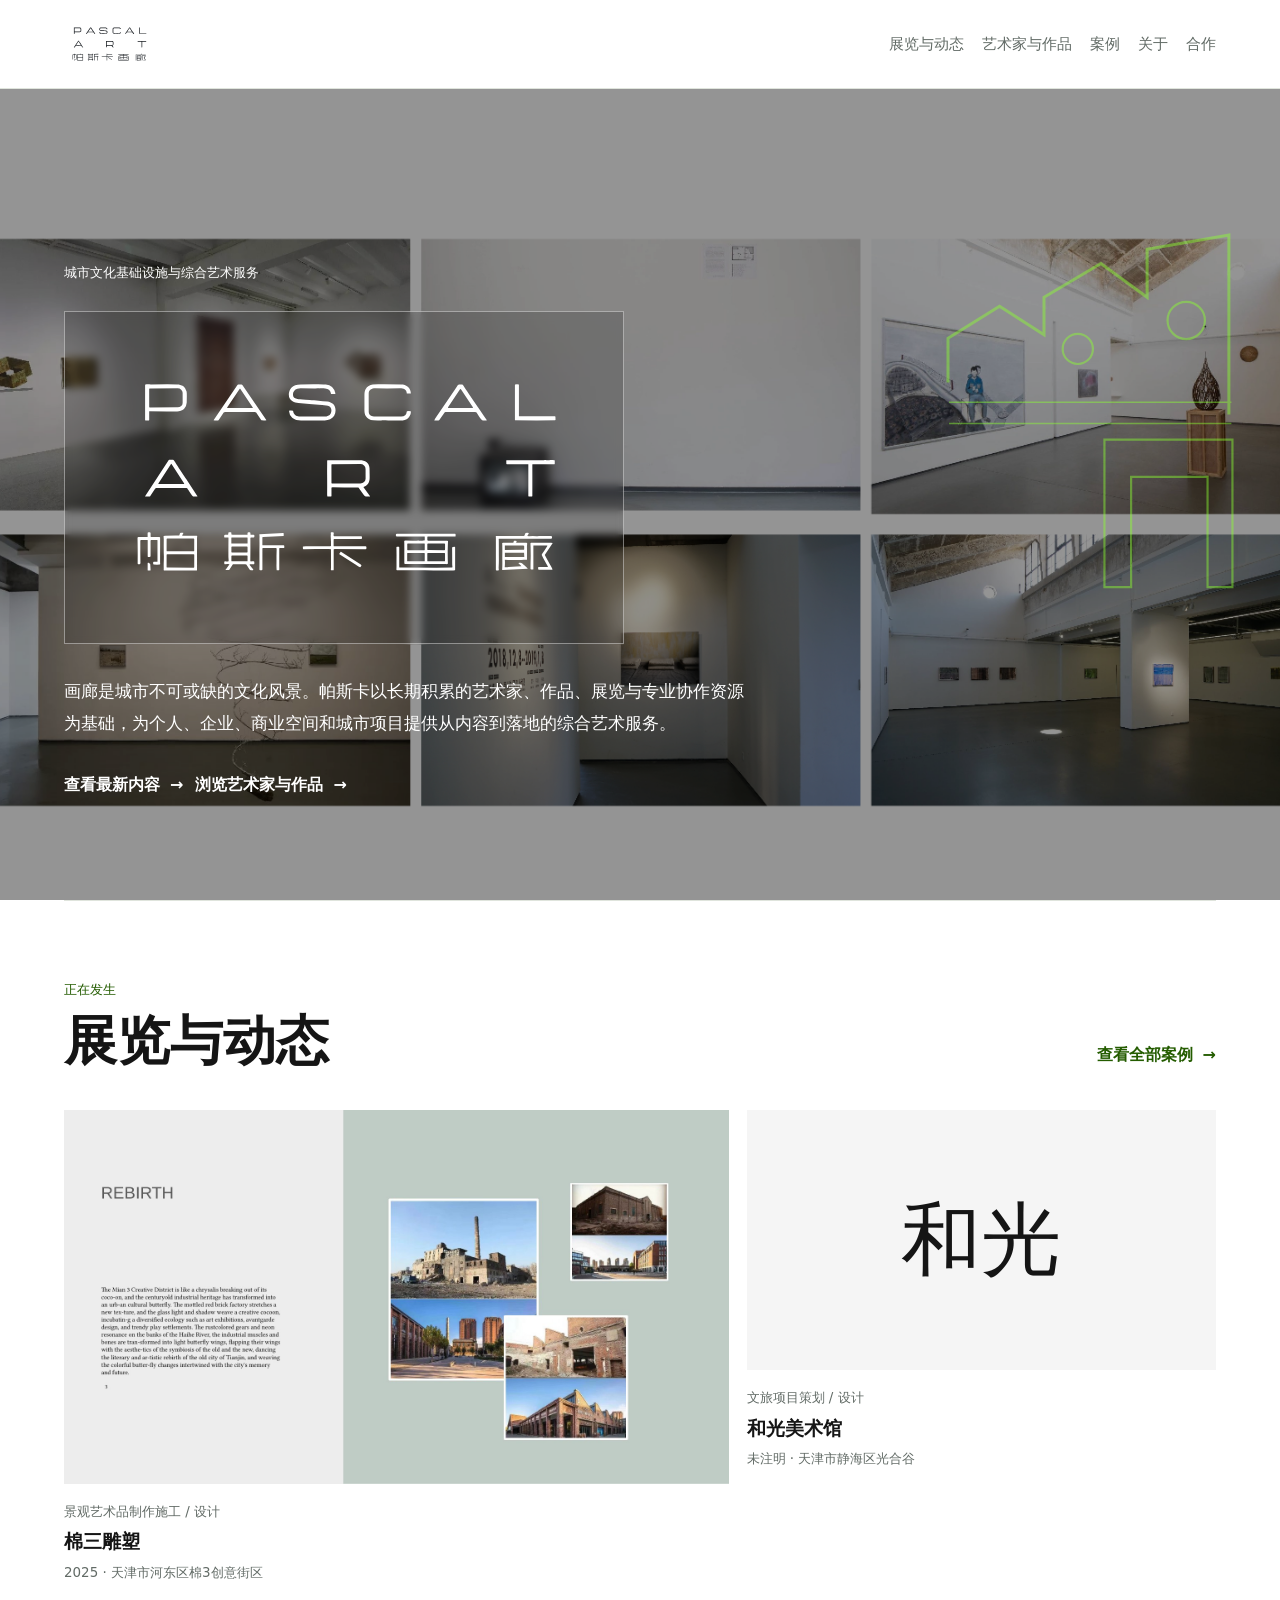
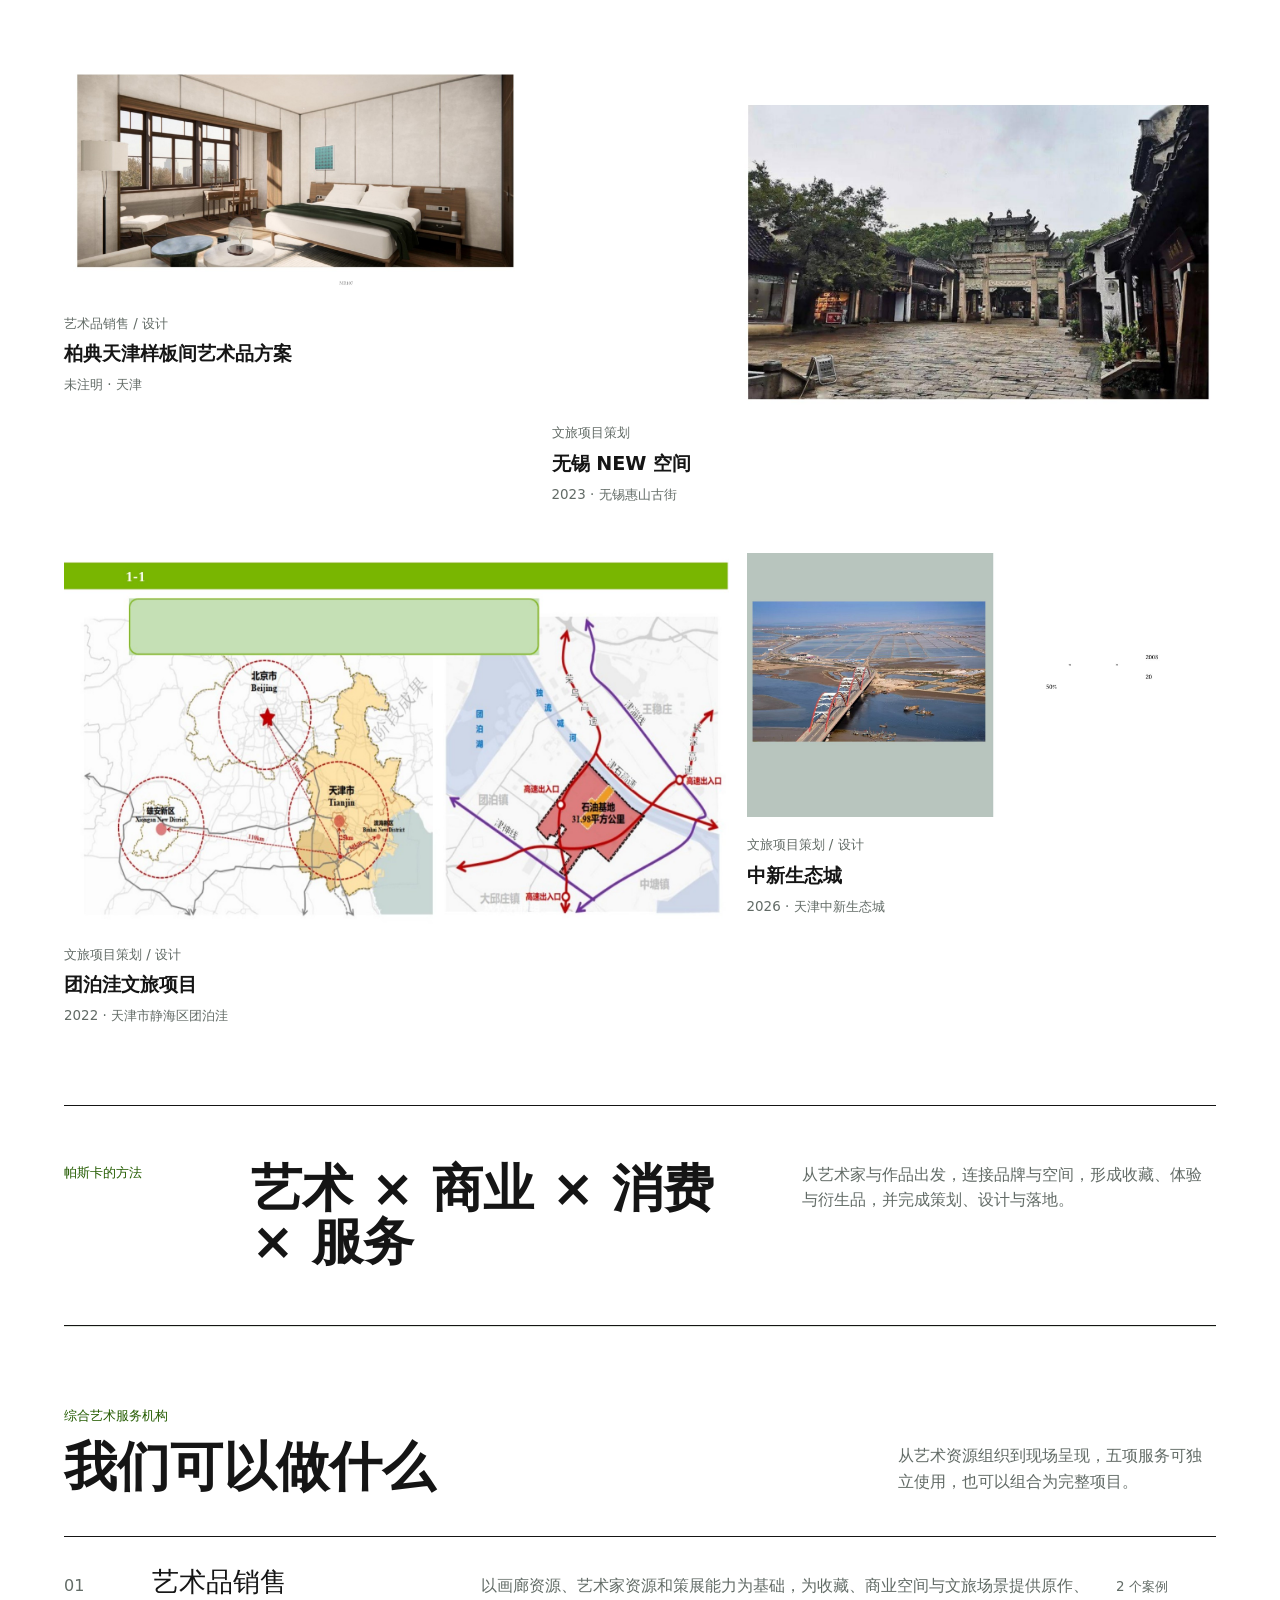
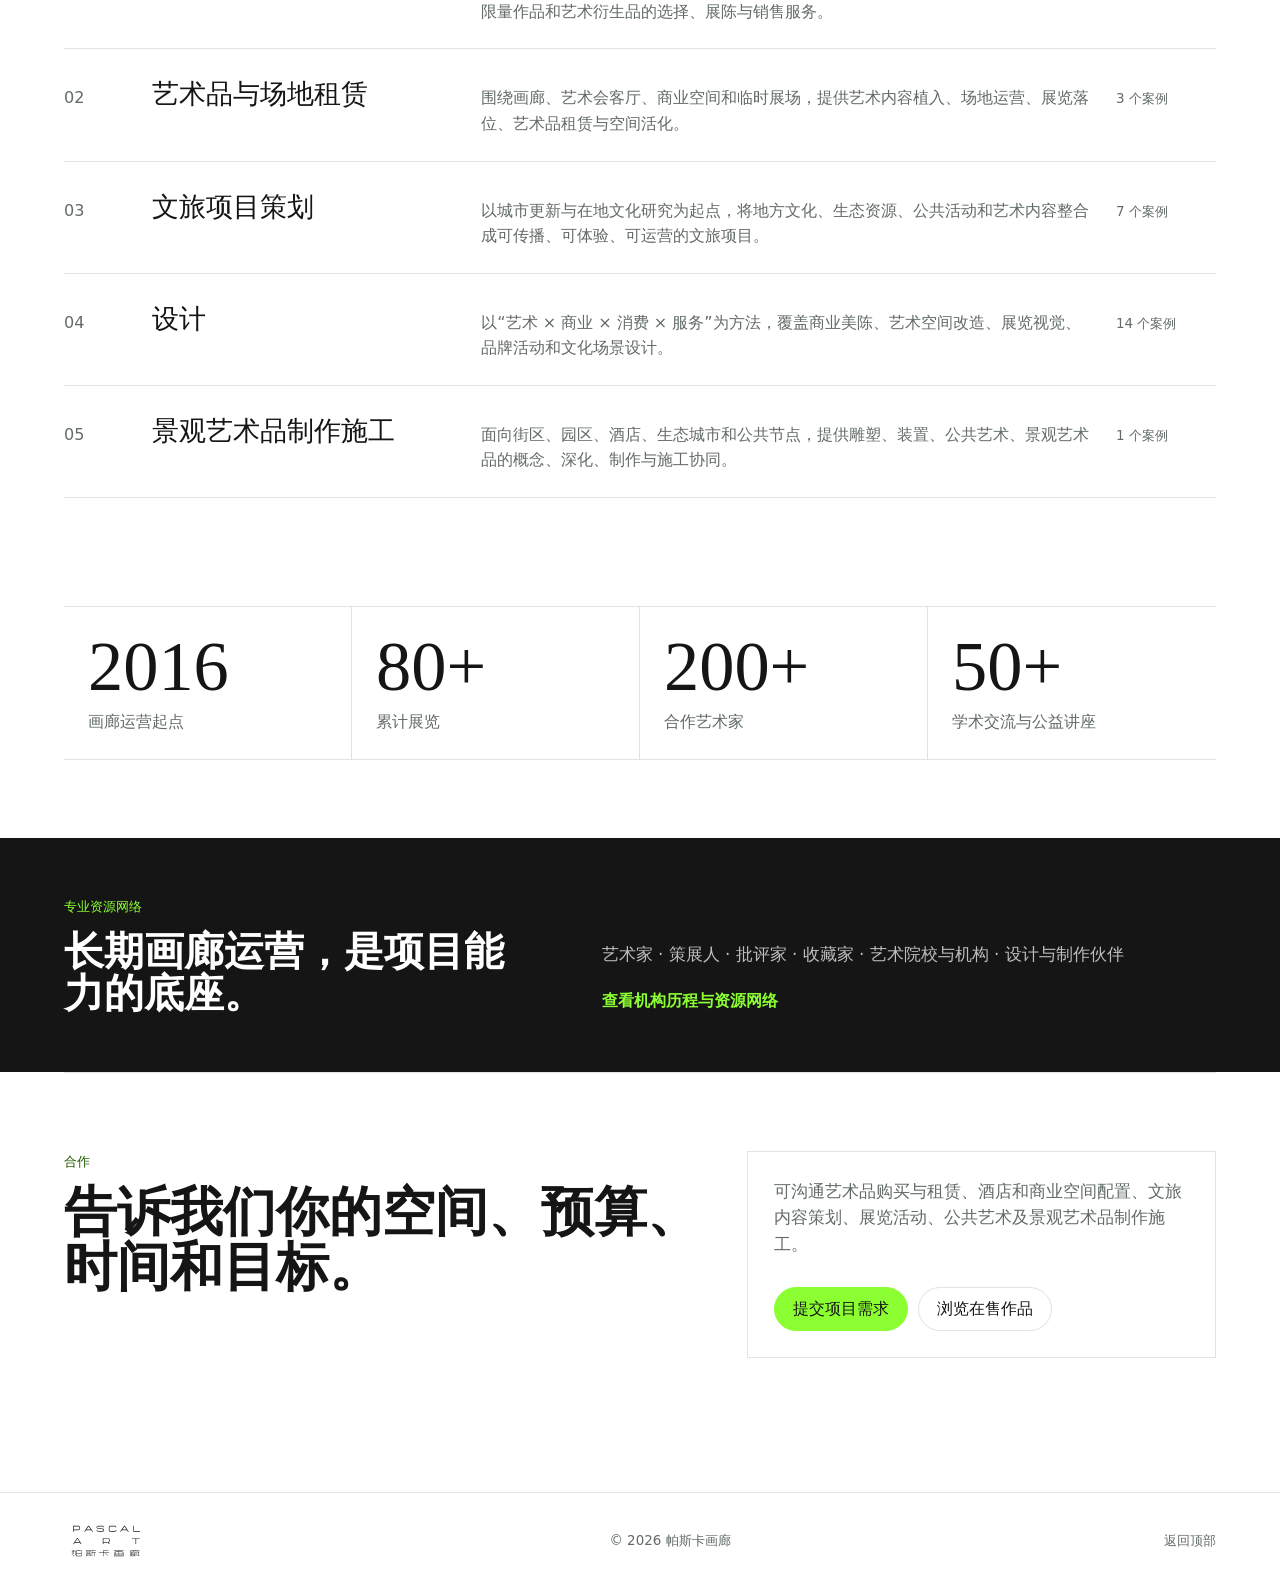
<file: index.html>
<!doctype html>
<html lang="zh-CN">
  <head>
    <meta charset="utf-8">
    <meta name="viewport" content="width=device-width, initial-scale=1">
    <meta
      name="description"
      content="帕斯卡画廊是以艺术家与作品资源为基础，提供艺术品交易、内容策划、空间设计及公共艺术制作落地服务的综合艺术服务机构。"
    >
    <meta property="og:title" content="帕斯卡画廊">
    <meta
      property="og:description"
      content="艺术品销售、艺术品与场地租赁、文旅项目策划、设计与景观艺术品制作施工。"
    >
    <title>帕斯卡画廊 | 综合艺术服务机构</title>
    <link rel="icon" href="assets/brand/favicon.svg" type="image/svg+xml">
    <link rel="icon" href="assets/brand/favicon-32.png" sizes="32x32" type="image/png">
    <link rel="apple-touch-icon" href="assets/brand/apple-touch-icon.png">
    <link rel="stylesheet" href="styles.css?v=20260817-building">
  </head>
  <body>
    <header class="site-header">
      <a class="brand" href="#top" aria-label="帕斯卡画廊首页">
        <img
          class="brand-logo"
          src="assets/brand/pascal-gallery-logo.svg"
          alt="帕斯卡画廊"
        >
      </a>
      <nav class="nav-links" aria-label="主要导航">
        <a href="#latest">展览与动态</a>
        <a href="works.html">艺术家与作品</a>
        <a href="cases.html">案例</a>
        <a href="about.html">关于</a>
        <a href="#contact">合作</a>
      </nav>
    </header>

    <svg
      class="architectural-linework linework-state-0"
      aria-hidden="true"
      focusable="false"
      viewBox="0 0 360 520"
    >
      <path
        class="building-roofline"
        d="M18 226 V178 L76 142 L126 174 V132 L190 94 L242 132 V78 L334 62 V262"
      />
      <circle class="round-window round-window-left" cx="164" cy="190" r="17" />
      <circle class="round-window round-window-right" cx="286" cy="158" r="21" />
      <line class="facade-band facade-band-upper" x1="20" y1="250" x2="336" y2="250" />
      <line class="facade-band facade-band-lower" x1="20" y1="274" x2="336" y2="274" />
      <path
        class="entrance-portal"
        d="M194 292 H338 V458 H310 V334 H224 V458 H194 Z"
      />
    </svg>

    <main id="top">
      <section class="hero editorial-hero" data-linework-stage="0" aria-labelledby="hero-title">
        <div class="hero-media" aria-hidden="true">
          <img src="assets/about/gallery-exhibitions.png" alt="">
        </div>
        <div class="hero-copy">
          <p class="eyebrow">城市文化基础设施与综合艺术服务</p>
          <h1 id="hero-title" class="hero-brand-mark">
            <img
              class="hero-brand-logo"
              src="assets/brand/pascal-gallery-logo.svg"
              alt="帕斯卡画廊"
            >
          </h1>
          <p class="hero-lede">
            画廊是城市不可或缺的文化风景。帕斯卡以长期积累的艺术家、作品、展览与专业协作资源为基础，为个人、企业、商业空间和城市项目提供从内容到落地的综合艺术服务。
          </p>
          <div class="hero-actions">
            <a class="text-arrow" href="#latest">查看最新内容</a>
            <a class="text-arrow" href="works.html">浏览艺术家与作品</a>
          </div>
        </div>
      </section>

      <section id="latest" class="section latest-section" data-linework-stage="1" aria-labelledby="latest-title">
        <div class="editorial-heading">
          <div><p class="eyebrow">正在发生</p><h2 id="latest-title">展览与动态</h2></div>
          <a class="text-arrow" href="cases.html">查看全部案例</a>
        </div>
        <div id="editorial-grid" class="editorial-grid" aria-live="polite"></div>
      </section>

      <section class="method-line" data-linework-stage="2" aria-labelledby="method-title">
        <p class="eyebrow">帕斯卡的方法</p>
        <h2 id="method-title">艺术 × 商业 × 消费 × 服务</h2>
        <p>从艺术家与作品出发，连接品牌与空间，形成收藏、体验与衍生品，并完成策划、设计与落地。</p>
      </section>

      <section id="services" class="section services-section" data-linework-stage="3" aria-labelledby="services-title">
        <div class="editorial-heading">
          <div><p class="eyebrow">综合艺术服务机构</p><h2 id="services-title">我们可以做什么</h2></div>
          <p>从艺术资源组织到现场呈现，五项服务可独立使用，也可以组合为完整项目。</p>
        </div>
        <div id="service-index" class="service-index" aria-live="polite"></div>
      </section>

      <section class="proof-band" aria-label="画廊数据概览">
        <dl>
          <div>
            <dt>2016</dt>
            <dd>画廊运营起点</dd>
          </div>
          <div>
            <dt>80+</dt>
            <dd>累计展览</dd>
          </div>
          <div>
            <dt>200+</dt>
            <dd>合作艺术家</dd>
          </div>
          <div>
            <dt>50+</dt>
            <dd>学术交流与公益讲座</dd>
          </div>
        </dl>
      </section>

      <section class="network-band" data-linework-stage="4" aria-labelledby="network-title">
        <div>
          <p class="eyebrow">专业资源网络</p>
          <h2 id="network-title">长期画廊运营，是项目能力的底座。</h2>
        </div>
        <div class="network-content">
          <p>艺术家 · 策展人 · 批评家 · 收藏家 · 艺术院校与机构 · 设计与制作伙伴</p>
          <a class="text-link" href="about.html">查看机构历程与资源网络</a>
        </div>
      </section>

      <section id="contact" class="contact-section" data-linework-stage="5" aria-labelledby="contact-title">
        <div>
          <p class="eyebrow">合作</p>
          <h2 id="contact-title">告诉我们你的空间、预算、时间和目标。</h2>
        </div>
        <div class="contact-panel">
          <p>
            可沟通艺术品购买与租赁、酒店和商业空间配置、文旅内容策划、展览活动、公共艺术及景观艺术品制作施工。
          </p>
          <div class="contact-actions">
            <a class="button primary" href="mailto:hello@pascal.gallery">提交项目需求</a>
            <a class="button" href="works.html">浏览在售作品</a>
          </div>
        </div>
      </section>
    </main>

    <footer class="site-footer">
      <img class="footer-logo" src="assets/brand/pascal-gallery-logo.svg" alt="帕斯卡画廊">
      <span>© <span id="year"></span> 帕斯卡画廊</span>
      <a href="#top">返回顶部</a>
    </footer>

    <script type="module" src="homepage-motion.js"></script>
    <script src="app.js" defer></script>
  </body>
</html>
</file>
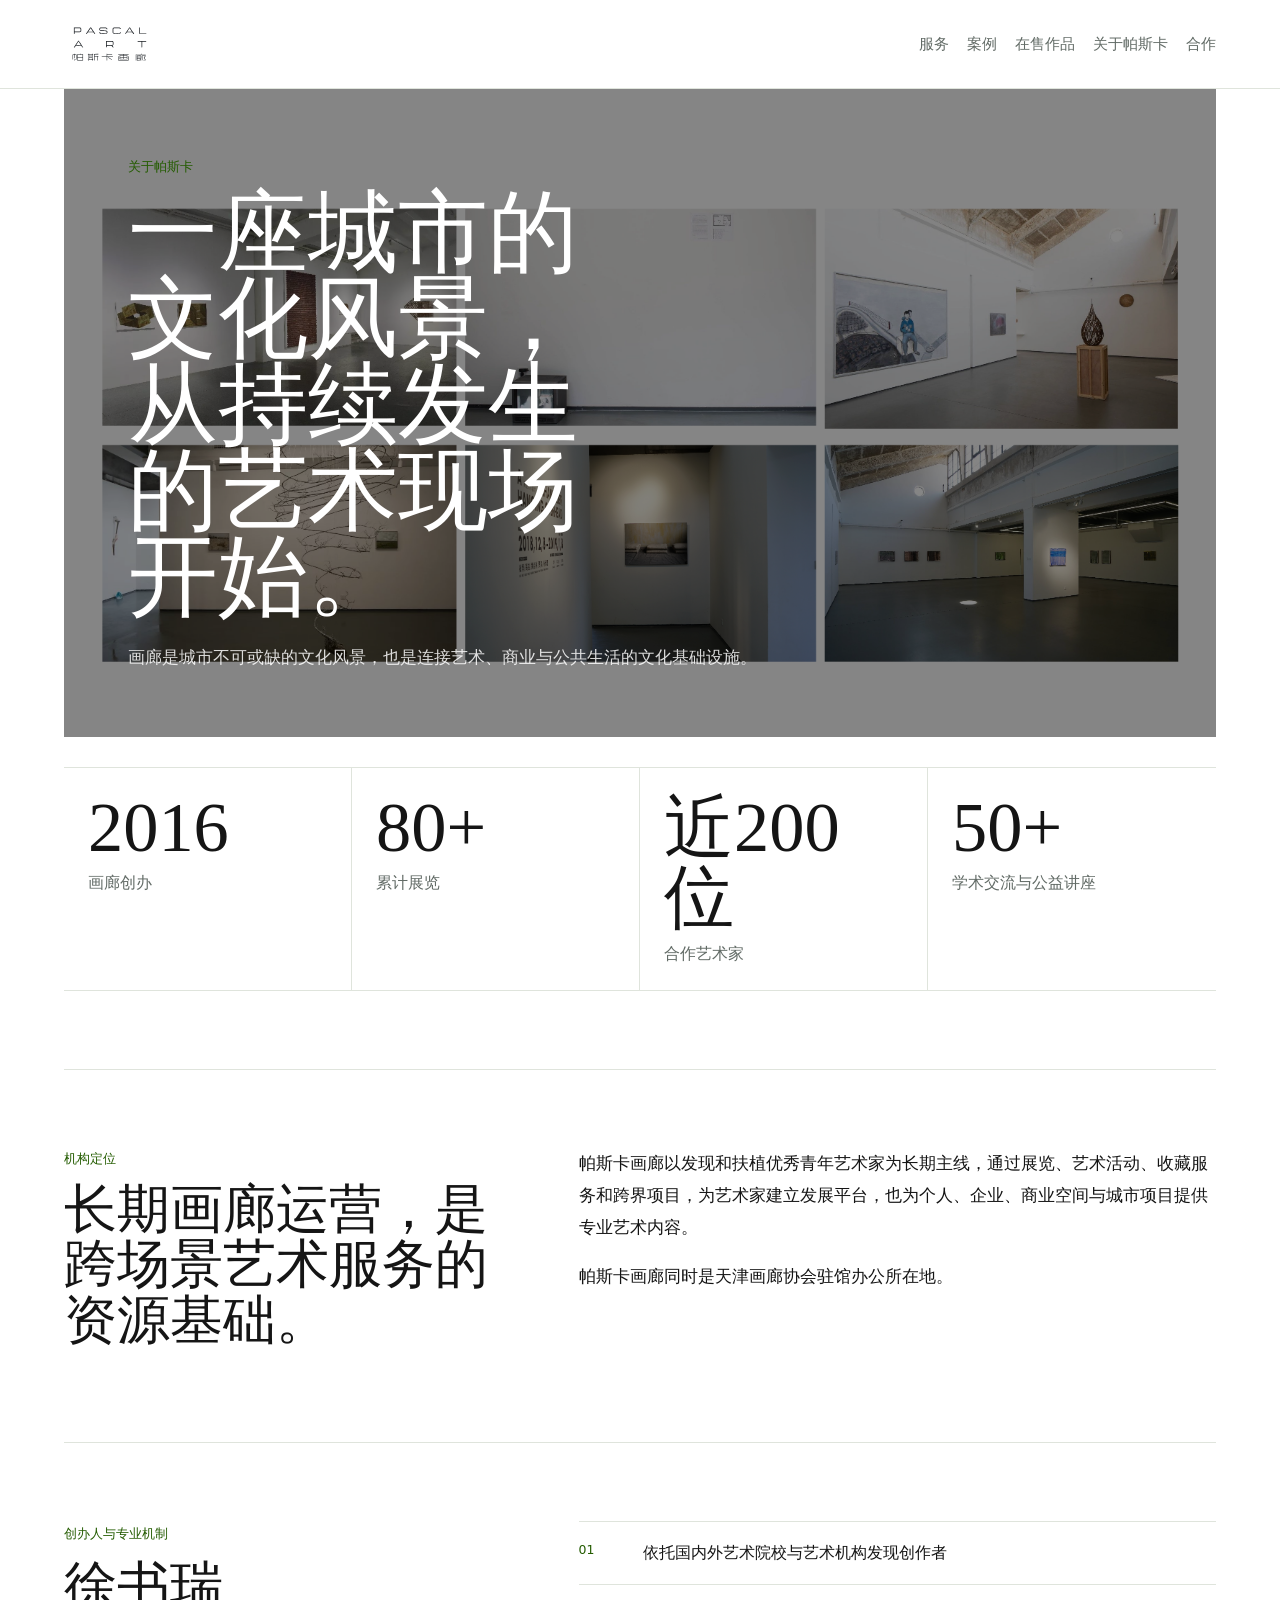
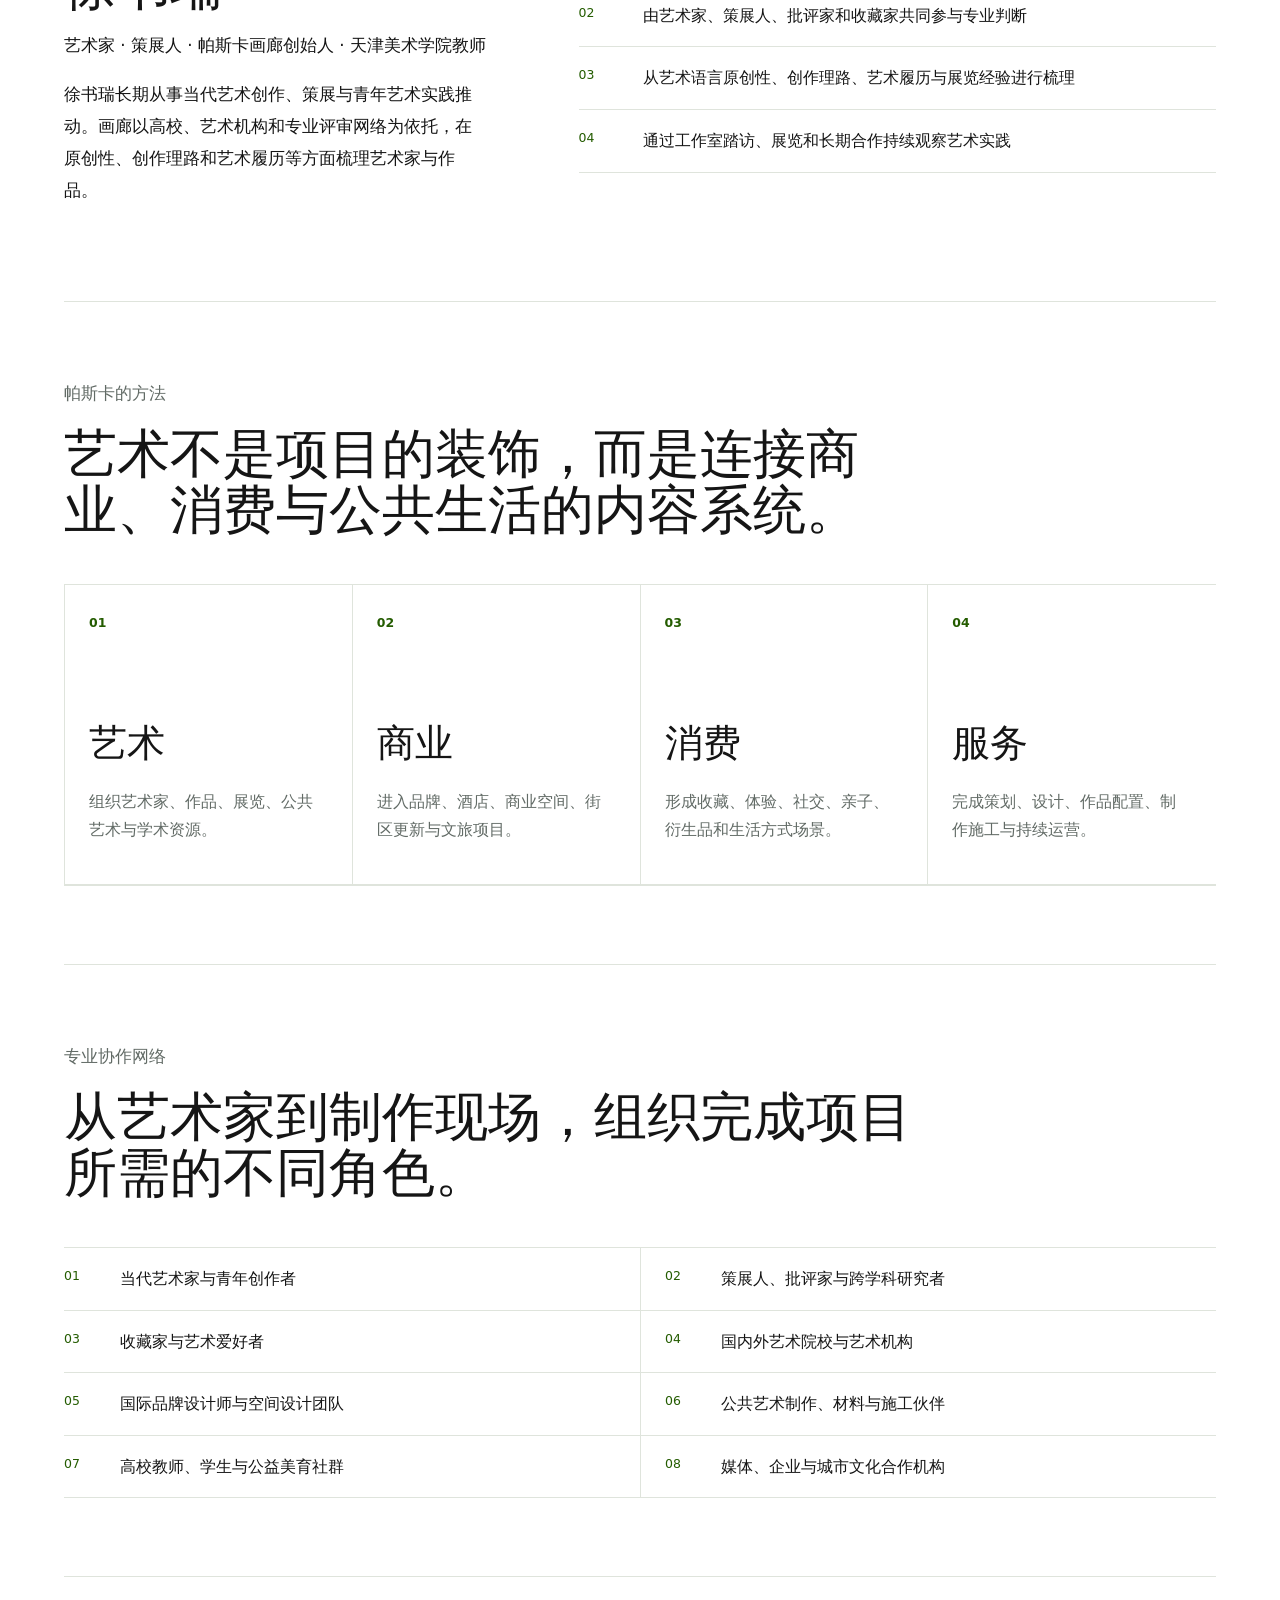
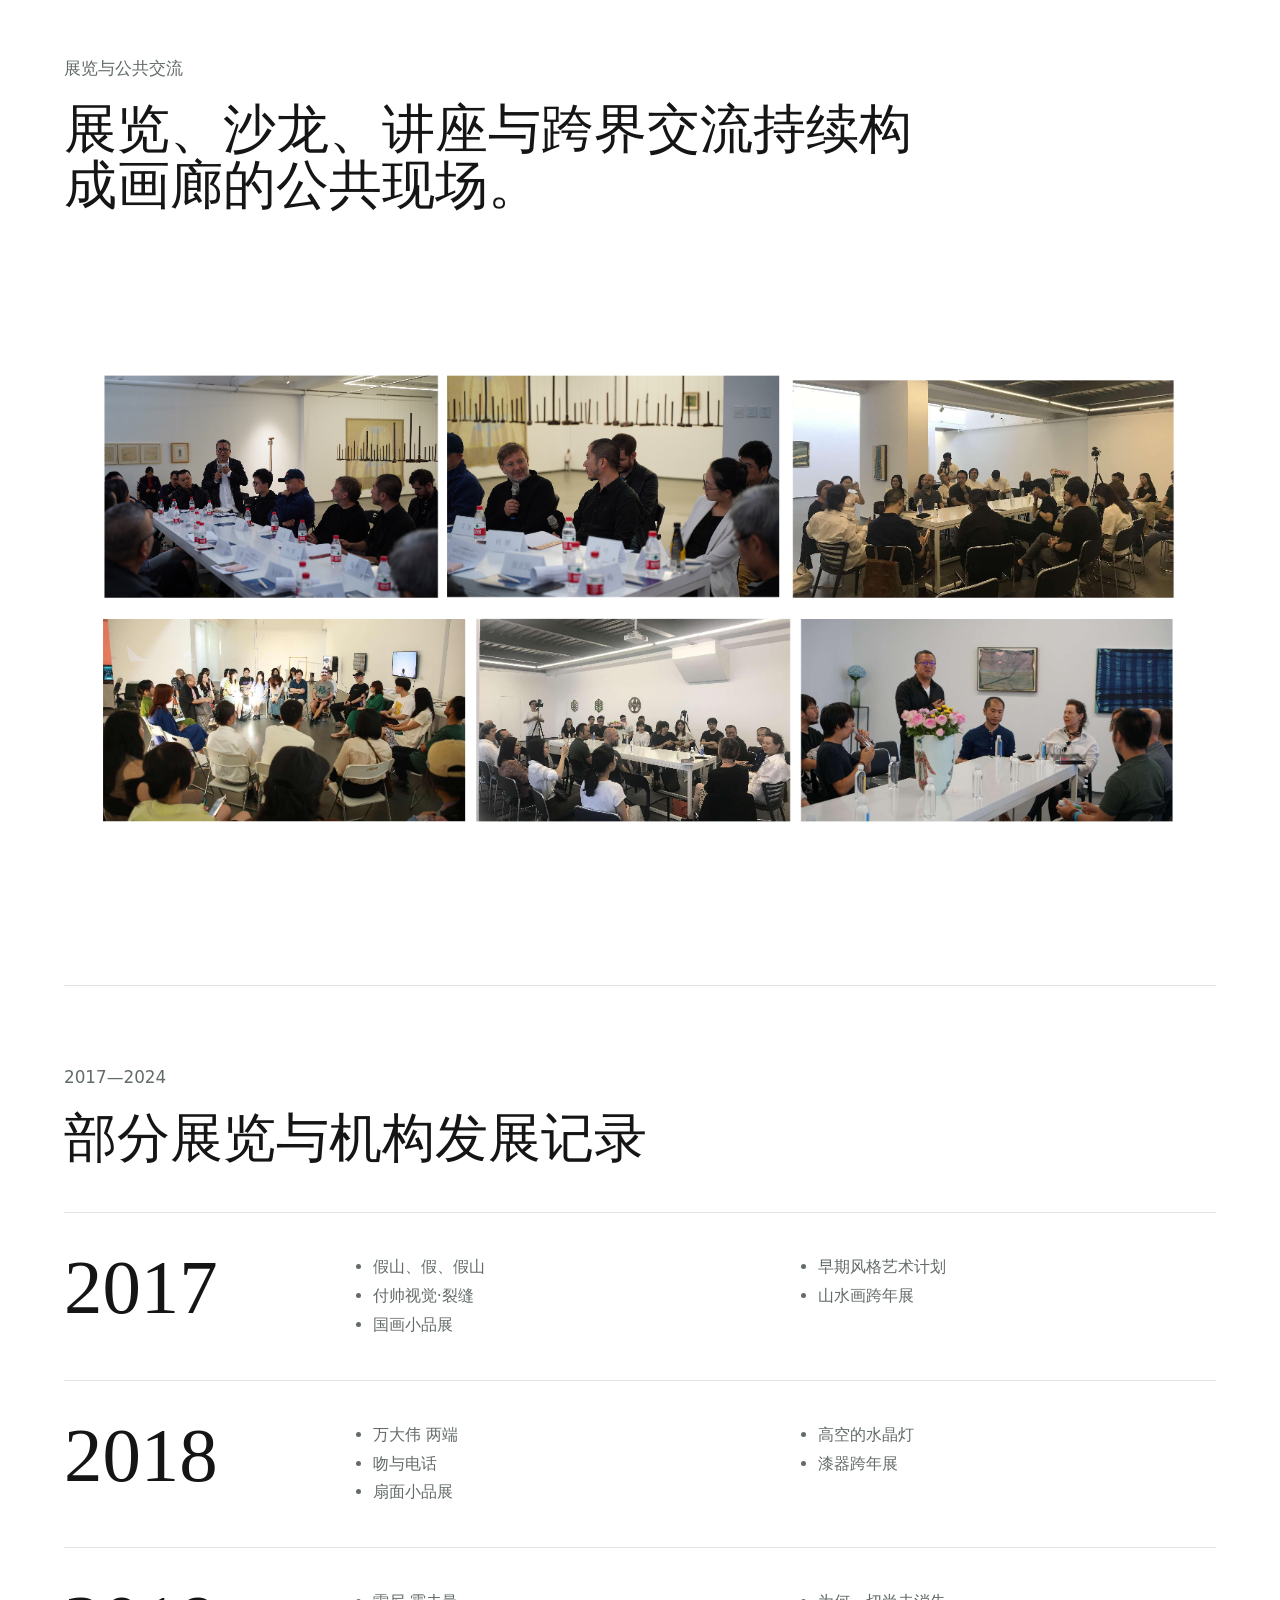
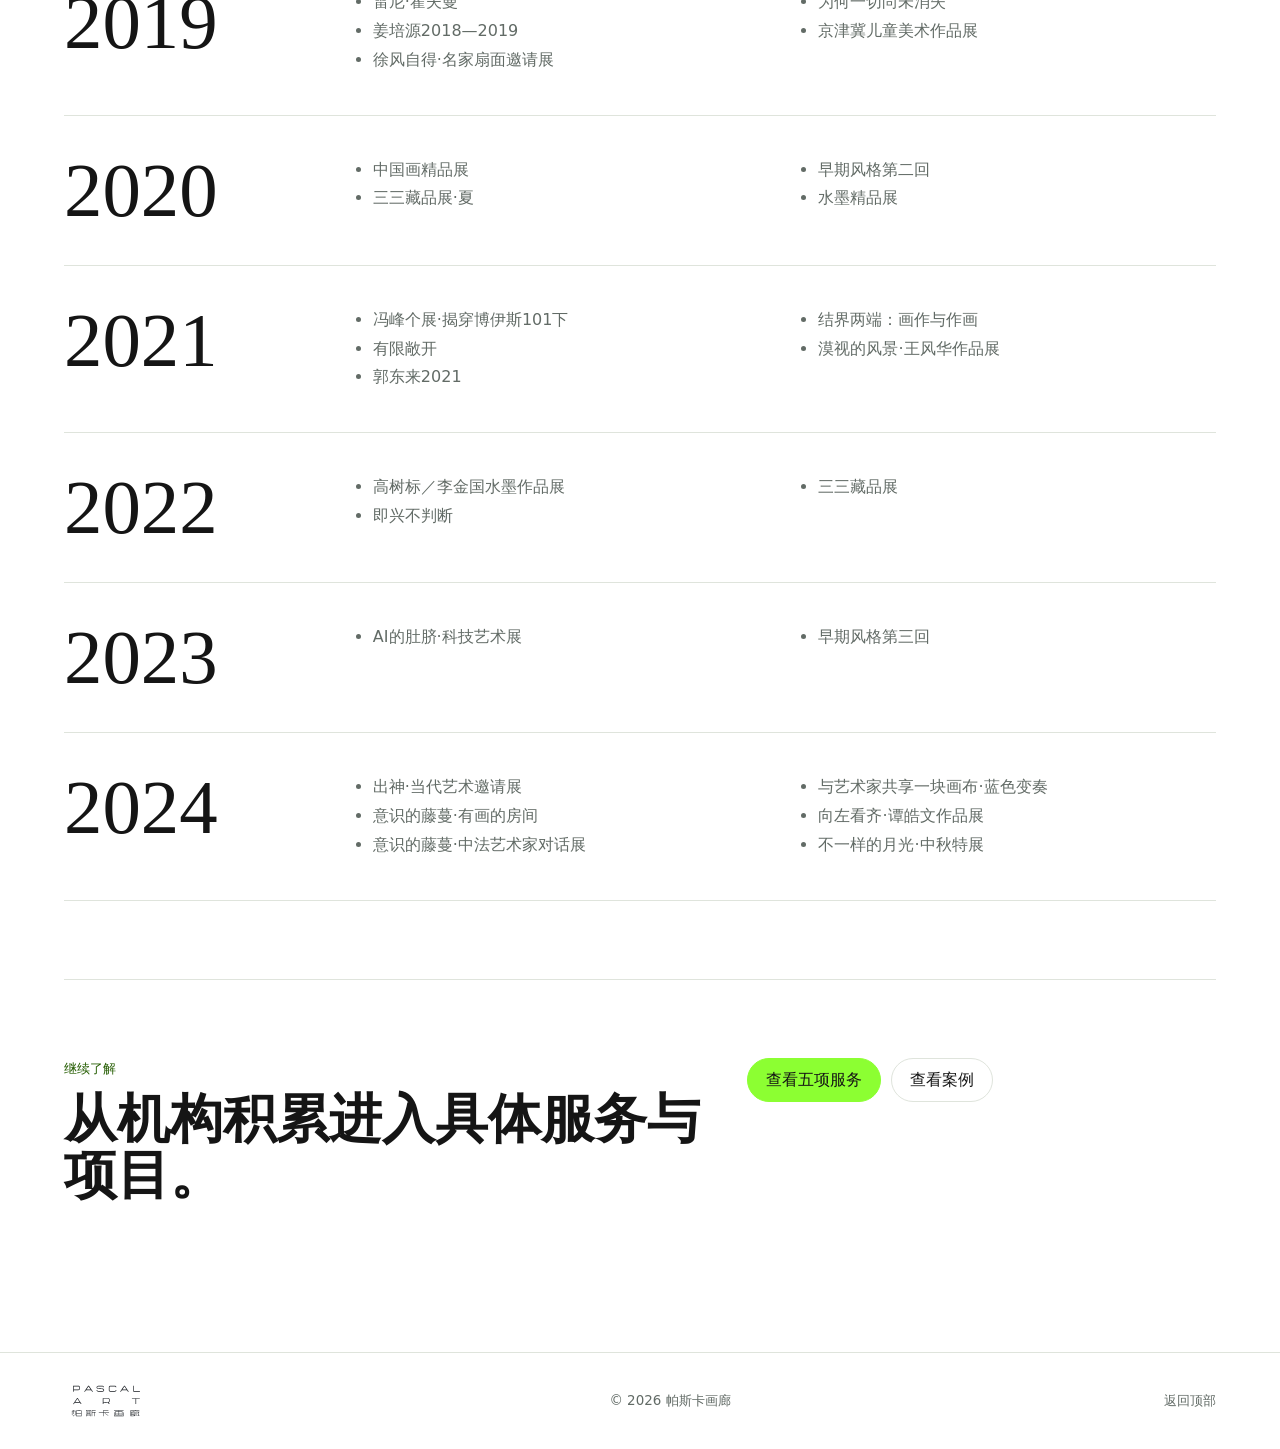
<file: about.html>
<!doctype html>
<html lang="zh-CN">
  <head>
    <meta charset="utf-8">
    <meta name="viewport" content="width=device-width, initial-scale=1">
    <meta name="description" content="了解帕斯卡画廊的发展、艺术家网络、展览积累与艺术商业方法。">
    <title>关于帕斯卡 | 帕斯卡画廊</title>
    <link rel="icon" href="assets/brand/favicon.svg" type="image/svg+xml">
    <link rel="stylesheet" href="styles.css?v=20260813-editorial">
  </head>
  <body>
    <header class="site-header">
      <a class="brand" href="index.html"><img class="brand-logo" src="assets/brand/pascal-gallery-logo.svg" alt="帕斯卡画廊"></a>
      <nav class="nav-links" aria-label="主要导航">
        <a href="index.html#services">服务</a>
        <a href="cases.html">案例</a>
        <a href="works.html">在售作品</a>
        <a href="about.html" aria-current="page">关于帕斯卡</a>
        <a href="index.html#contact">合作</a>
      </nav>
    </header>

    <main id="top" class="profile-archive">
      <section class="about-hero" aria-labelledby="about-title">
        <img src="assets/about/gallery-exhibitions.png" alt="帕斯卡画廊历年展览现场">
        <div class="about-hero-copy">
          <p class="eyebrow">关于帕斯卡</p>
          <h1 id="about-title">一座城市的文化风景，从持续发生的艺术现场开始。</h1>
          <p id="profile-positioning"></p>
        </div>
      </section>

      <section class="proof-band" aria-label="机构数据">
        <dl id="profile-stats"></dl>
      </section>

      <section class="section profile-intro" aria-labelledby="identity-title">
        <div>
          <p class="eyebrow">机构定位</p>
          <h2 id="identity-title">长期画廊运营，是跨场景艺术服务的资源基础。</h2>
        </div>
        <div class="profile-copy">
          <p id="profile-overview"></p>
          <p id="profile-association"></p>
        </div>
      </section>

      <section class="section founder-section" aria-labelledby="founder-title">
        <div class="founder-copy">
          <p class="eyebrow">创办人与专业机制</p>
          <h2 id="founder-title">徐书瑞</h2>
          <p id="founder-roles"></p>
          <p id="founder-summary"></p>
        </div>
        <ol id="selection-process" class="selection-process"></ol>
      </section>

      <section class="section method-section" aria-labelledby="method-title">
        <div class="section-heading">
          <p class="eyebrow">帕斯卡的方法</p>
          <h2 id="method-title">艺术不是项目的装饰，而是连接商业、消费与公共生活的内容系统。</h2>
        </div>
        <div id="profile-method" class="method-grid"></div>
      </section>

      <section class="section network-section" aria-labelledby="network-title">
        <div class="section-heading compact">
          <p class="eyebrow">专业协作网络</p>
          <h2 id="network-title">从艺术家到制作现场，组织完成项目所需的不同角色。</h2>
        </div>
        <div id="profile-network" class="network-list"></div>
      </section>

      <section class="section archive-visual" aria-labelledby="archive-visual-title">
        <div class="section-heading compact">
          <p class="eyebrow">展览与公共交流</p>
          <h2 id="archive-visual-title">展览、沙龙、讲座与跨界交流持续构成画廊的公共现场。</h2>
        </div>
        <img src="assets/about/academic-events.png" alt="帕斯卡画廊学术交流与公共活动现场">
      </section>

      <section class="section timeline-section" aria-labelledby="timeline-title">
        <div class="section-heading">
          <p class="eyebrow">2017—2024</p>
          <h2 id="timeline-title">部分展览与机构发展记录</h2>
        </div>
        <div id="profile-timeline" class="profile-timeline"></div>
      </section>

      <section class="contact-section" aria-labelledby="about-contact-title">
        <div><p class="eyebrow">继续了解</p><h2 id="about-contact-title">从机构积累进入具体服务与项目。</h2></div>
        <div class="contact-actions"><a class="button primary" href="index.html#services">查看五项服务</a><a class="button" href="cases.html">查看案例</a></div>
      </section>
    </main>

    <footer class="site-footer">
      <img class="footer-logo" src="assets/brand/pascal-gallery-logo.svg" alt="帕斯卡画廊">
      <span>© <span id="year"></span> 帕斯卡画廊</span>
      <a href="#top">返回顶部</a>
    </footer>
    <script src="about.js?v=20260808-profile" defer></script>
  </body>
</html>
</file>
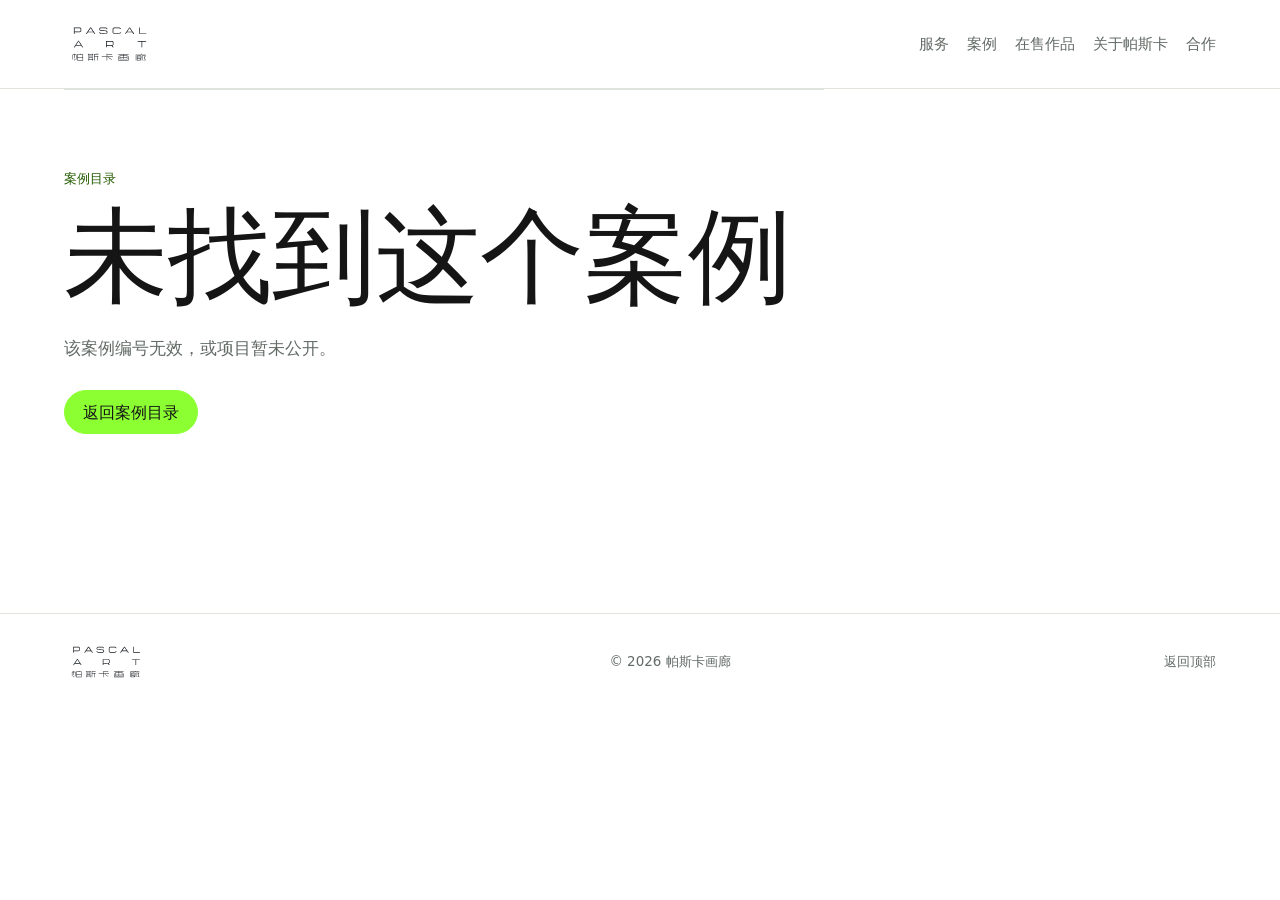
<file: case.html>
<!doctype html>
<html lang="zh-CN">
  <head>
    <meta charset="utf-8">
    <meta name="viewport" content="width=device-width, initial-scale=1">
    <meta
      name="description"
      content="帕斯卡画廊真实项目案例详情。"
    >
    <meta property="og:title" content="帕斯卡画廊 | 案例详情">
    <meta
      property="og:description"
      content="查看帕斯卡画廊真实项目的背景、工作内容、过程和公开交付物。"
    >
    <title>帕斯卡画廊 | 案例详情</title>
    <link rel="icon" href="assets/brand/favicon.svg" type="image/svg+xml">
    <link rel="icon" href="assets/brand/favicon-32.png" sizes="32x32" type="image/png">
    <link rel="apple-touch-icon" href="assets/brand/apple-touch-icon.png">
    <link rel="stylesheet" href="styles.css?v=20260813-editorial">
  </head>
  <body>
    <header class="site-header">
      <a class="brand" href="index.html" aria-label="帕斯卡画廊首页">
        <img
          class="brand-logo"
          src="assets/brand/pascal-gallery-logo.svg"
          alt="帕斯卡画廊"
        >
      </a>
      <nav class="nav-links" aria-label="主要导航">
        <a href="index.html#services">服务</a>
        <a href="cases.html" aria-current="page">案例</a>
        <a href="works.html">在售作品</a>
        <a href="about.html">关于帕斯卡</a>
        <a href="index.html#contact">合作</a>
      </nav>
    </header>

    <main id="top">
      <div id="case-detail" aria-live="polite">
        <p class="empty-state">正在读取案例资料。</p>
      </div>
    </main>

    <footer class="site-footer">
      <img class="footer-logo" src="assets/brand/pascal-gallery-logo.svg" alt="帕斯卡画廊">
      <span>© <span id="year"></span> 帕斯卡画廊</span>
      <a href="#top">返回顶部</a>
    </footer>

    <script type="module" src="case-page.js"></script>
  </body>
</html>
</file>
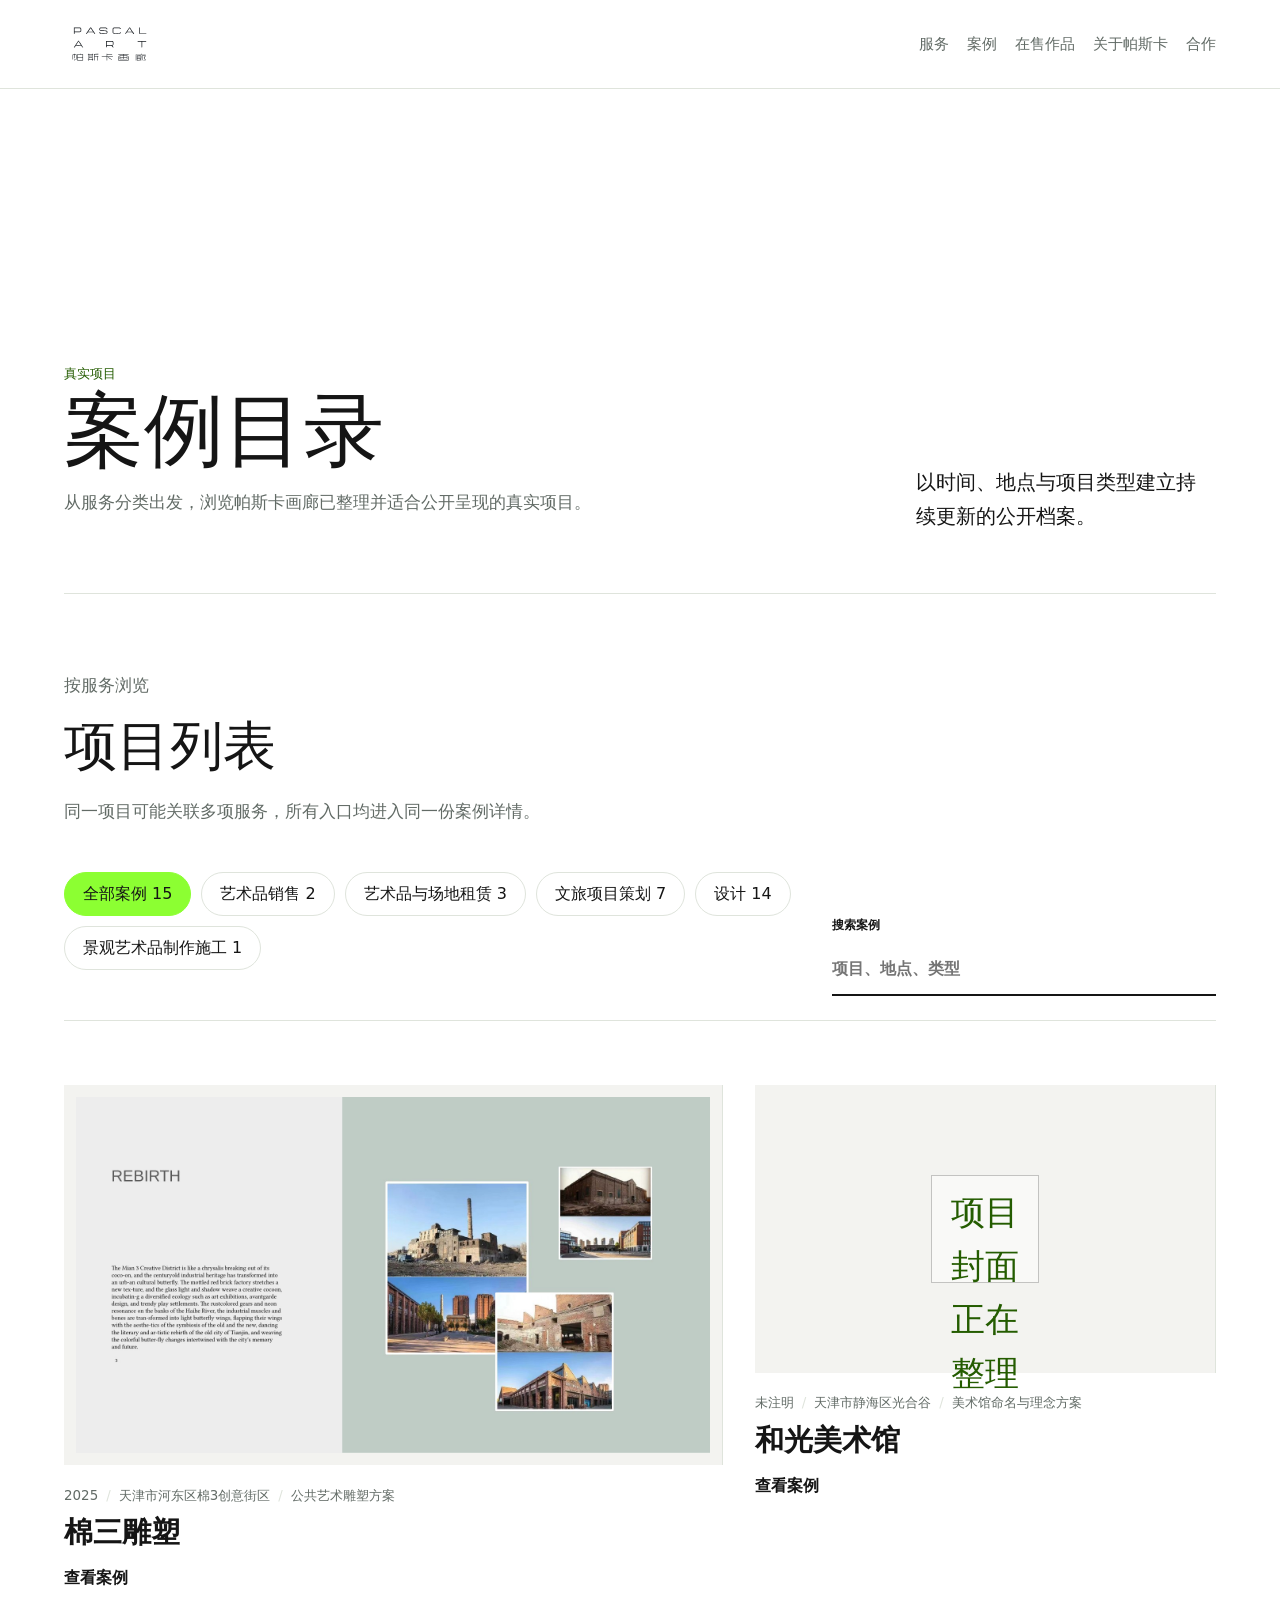
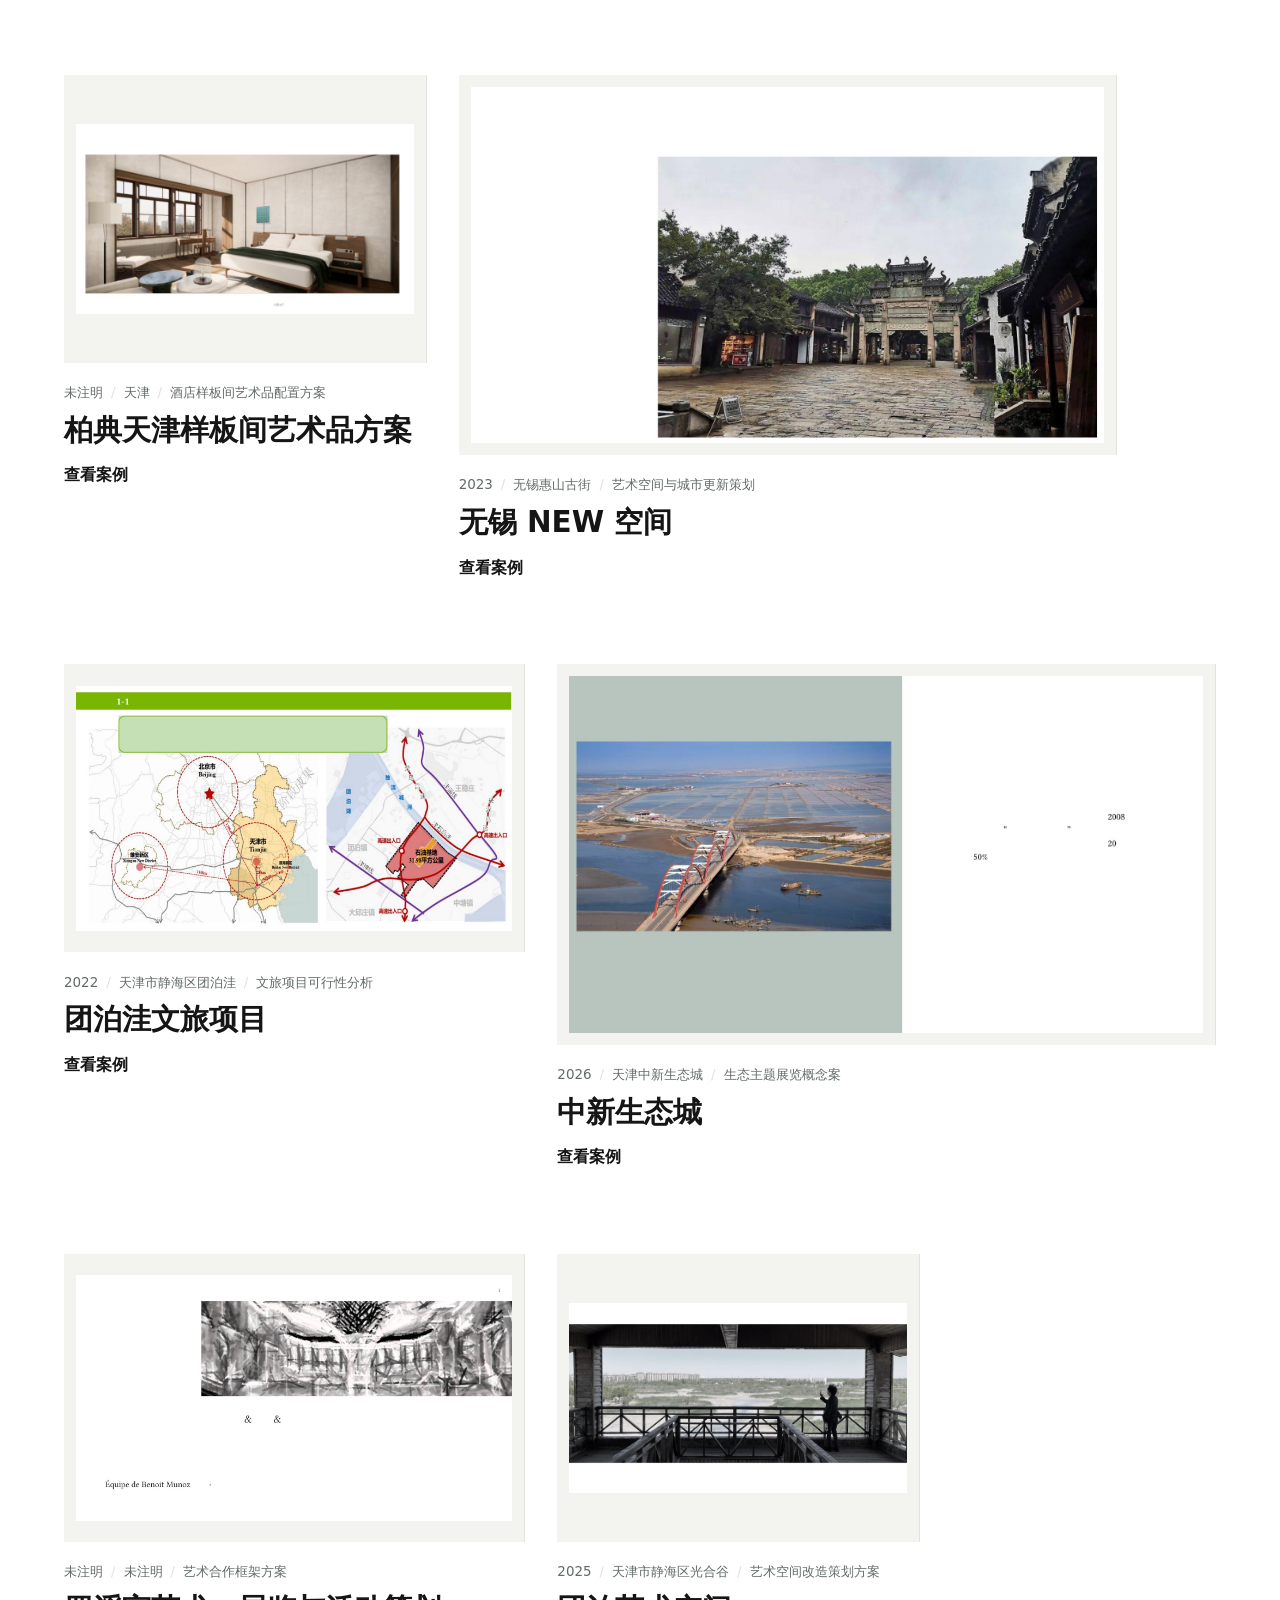
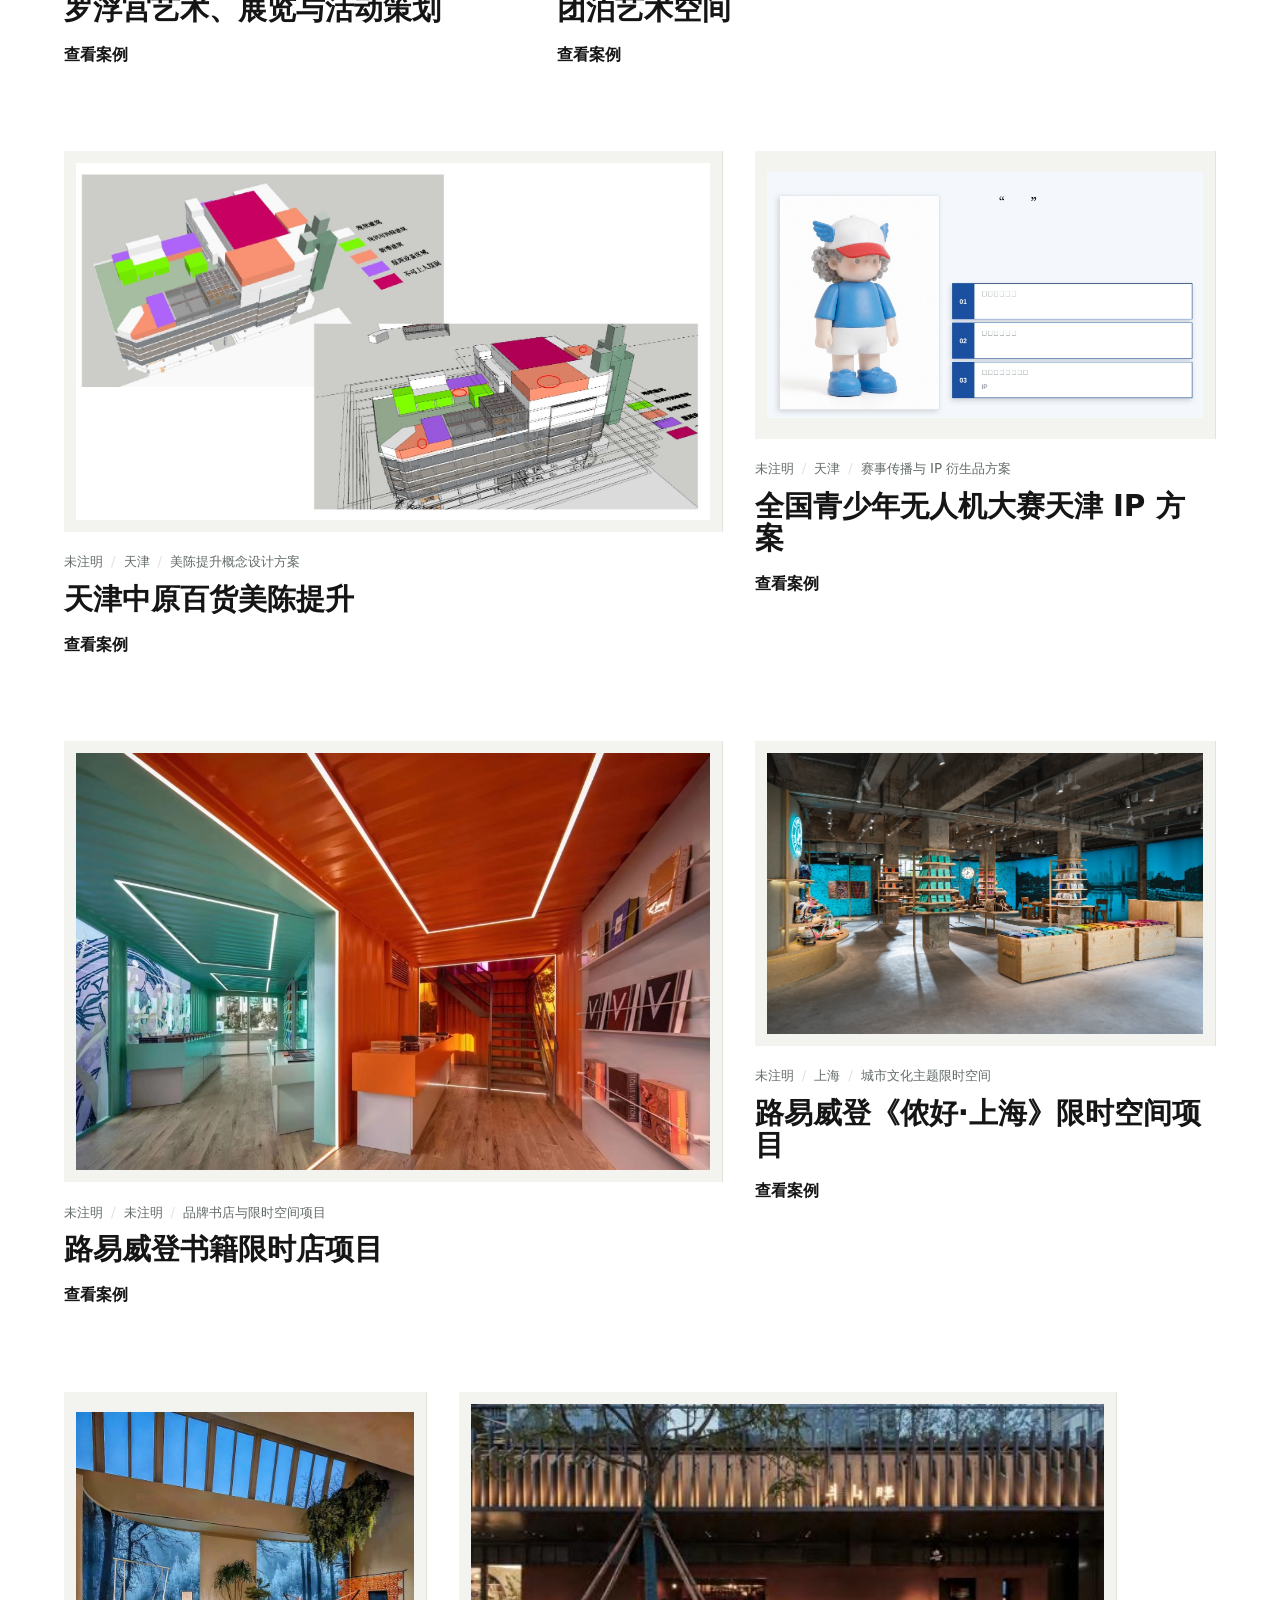
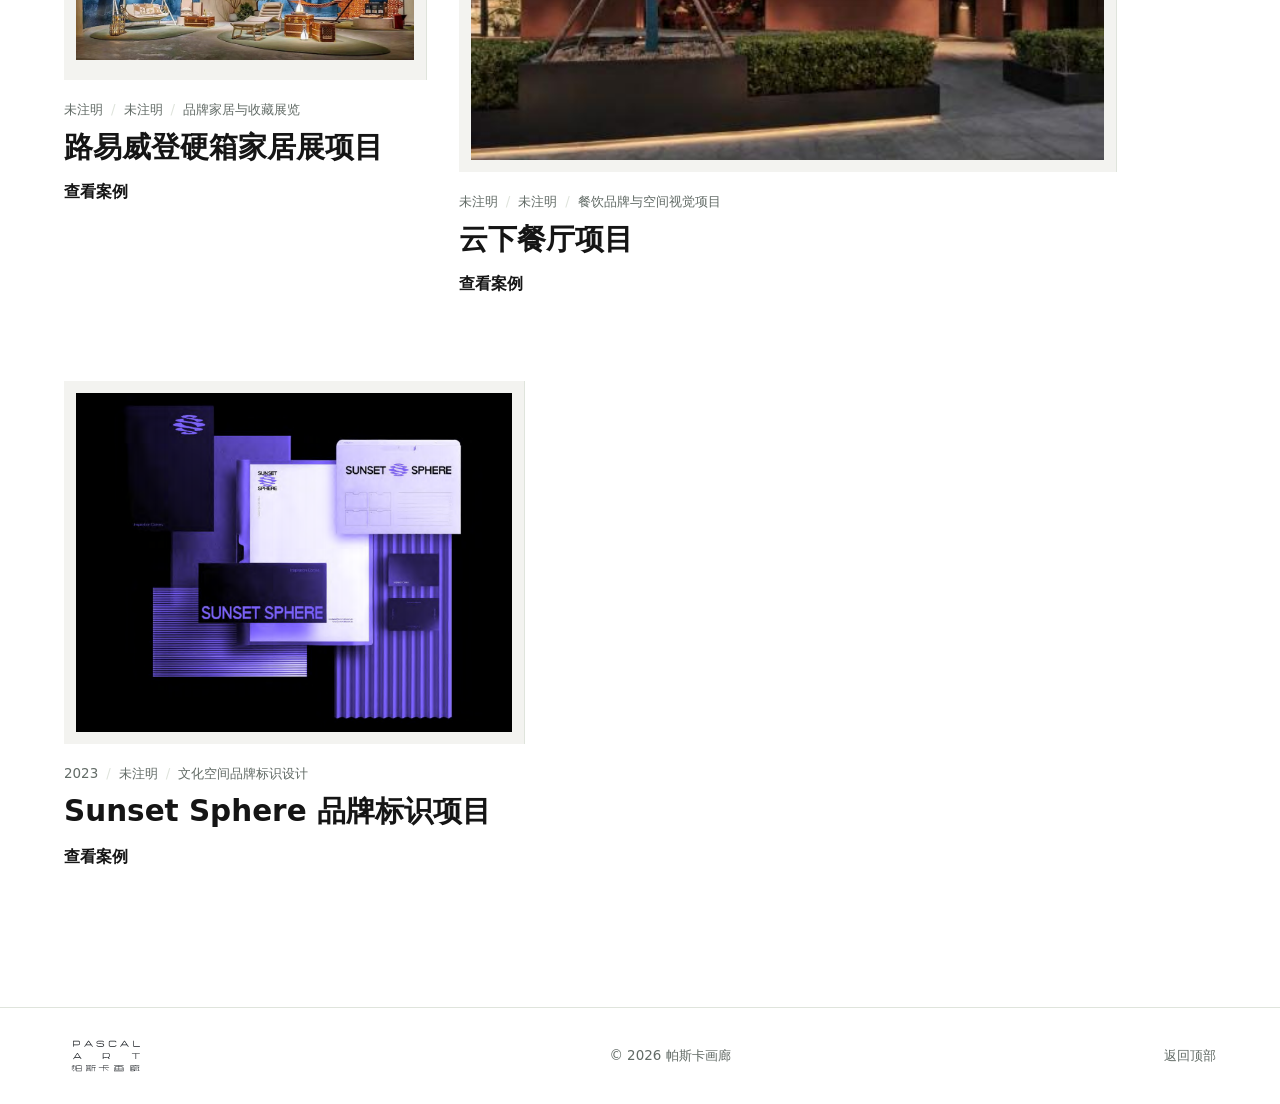
<file: cases.html>
<!doctype html>
<html lang="zh-CN">
  <head>
    <meta charset="utf-8">
    <meta name="viewport" content="width=device-width, initial-scale=1">
    <meta
      name="description"
      content="帕斯卡画廊真实案例目录，按服务分类浏览公开项目。"
    >
    <meta property="og:title" content="帕斯卡画廊 | 案例目录">
    <meta
      property="og:description"
      content="浏览帕斯卡画廊在艺术、文旅、设计与公共艺术领域的真实项目。"
    >
    <title>帕斯卡画廊 | 案例目录</title>
    <link rel="icon" href="assets/brand/favicon.svg" type="image/svg+xml">
    <link rel="icon" href="assets/brand/favicon-32.png" sizes="32x32" type="image/png">
    <link rel="apple-touch-icon" href="assets/brand/apple-touch-icon.png">
    <link rel="stylesheet" href="styles.css?v=20260813-editorial">
  </head>
  <body>
    <header class="site-header">
      <a class="brand" href="index.html" aria-label="帕斯卡画廊首页">
        <img
          class="brand-logo"
          src="assets/brand/pascal-gallery-logo.svg"
          alt="帕斯卡画廊"
        >
      </a>
      <nav class="nav-links" aria-label="主要导航">
        <a href="index.html#services">服务</a>
        <a href="cases.html" aria-current="page">案例</a>
        <a href="works.html">在售作品</a>
        <a href="about.html">关于帕斯卡</a>
        <a href="index.html#contact">合作</a>
      </nav>
    </header>

    <main id="top">
      <section class="page-hero case-page-hero archive-hero" aria-labelledby="cases-title">
        <div>
          <p class="eyebrow">真实项目</p>
          <h1 id="cases-title">案例目录</h1>
          <p class="hero-lede">
            从服务分类出发，浏览帕斯卡画廊已整理并适合公开呈现的真实项目。
          </p>
        </div>
        <p class="archive-intro">以时间、地点与项目类型建立持续更新的公开档案。</p>
      </section>

      <section class="section case-directory" aria-labelledby="case-directory-title">
        <div class="section-heading">
          <p class="eyebrow">按服务浏览</p>
          <h2 id="case-directory-title">项目列表</h2>
          <p>同一项目可能关联多项服务，所有入口均进入同一份案例详情。</p>
        </div>
        <div class="case-archive-tools">
          <div id="case-filters" class="filters" aria-label="案例服务筛选"></div>
          <label class="case-search-label" for="case-search">
            <span>搜索案例</span>
            <input
              id="case-search"
              type="search"
              placeholder="项目、地点、类型"
              autocomplete="off"
            >
          </label>
        </div>
        <div id="case-grid" class="case-archive-grid" aria-live="polite"></div>
      </section>
    </main>

    <footer class="site-footer">
      <img class="footer-logo" src="assets/brand/pascal-gallery-logo.svg" alt="帕斯卡画廊">
      <span>© <span id="year"></span> 帕斯卡画廊</span>
      <a href="#top">返回顶部</a>
    </footer>

    <script type="module" src="cases.js"></script>
  </body>
</html>
</file>
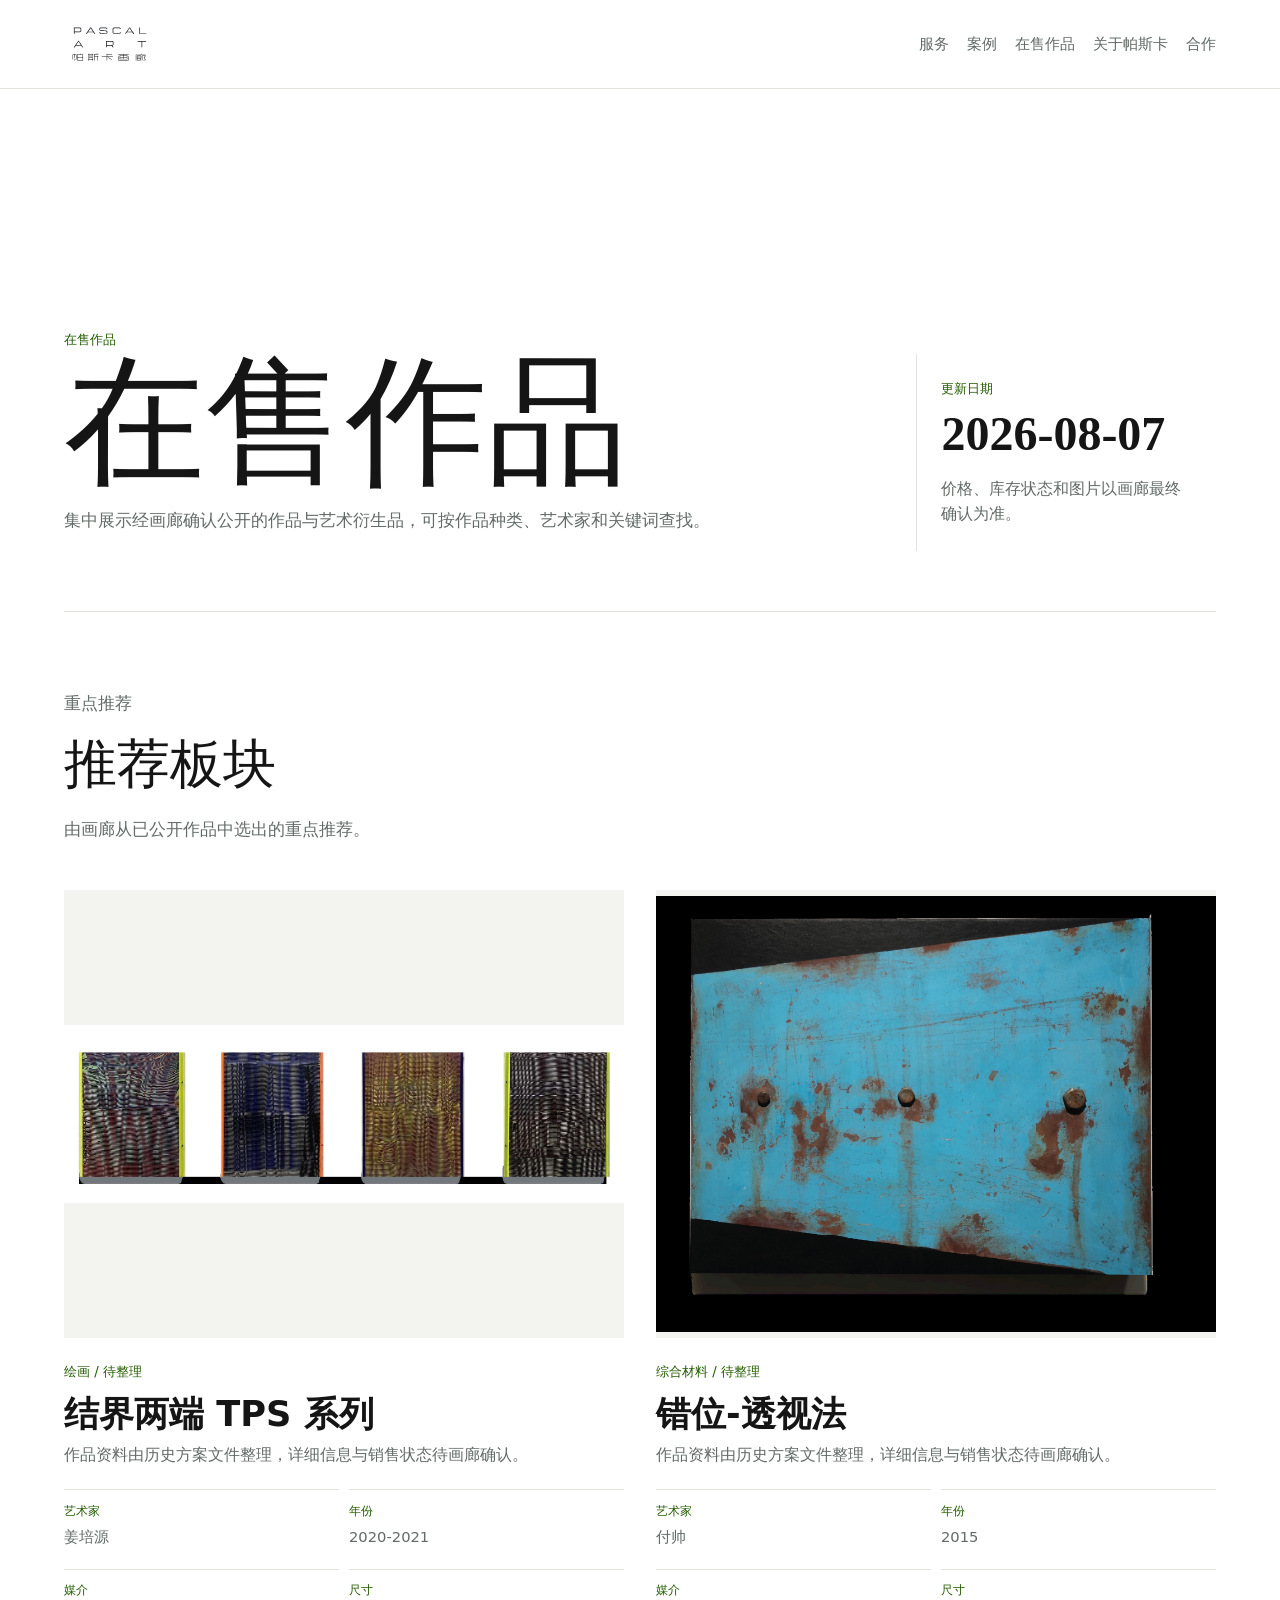
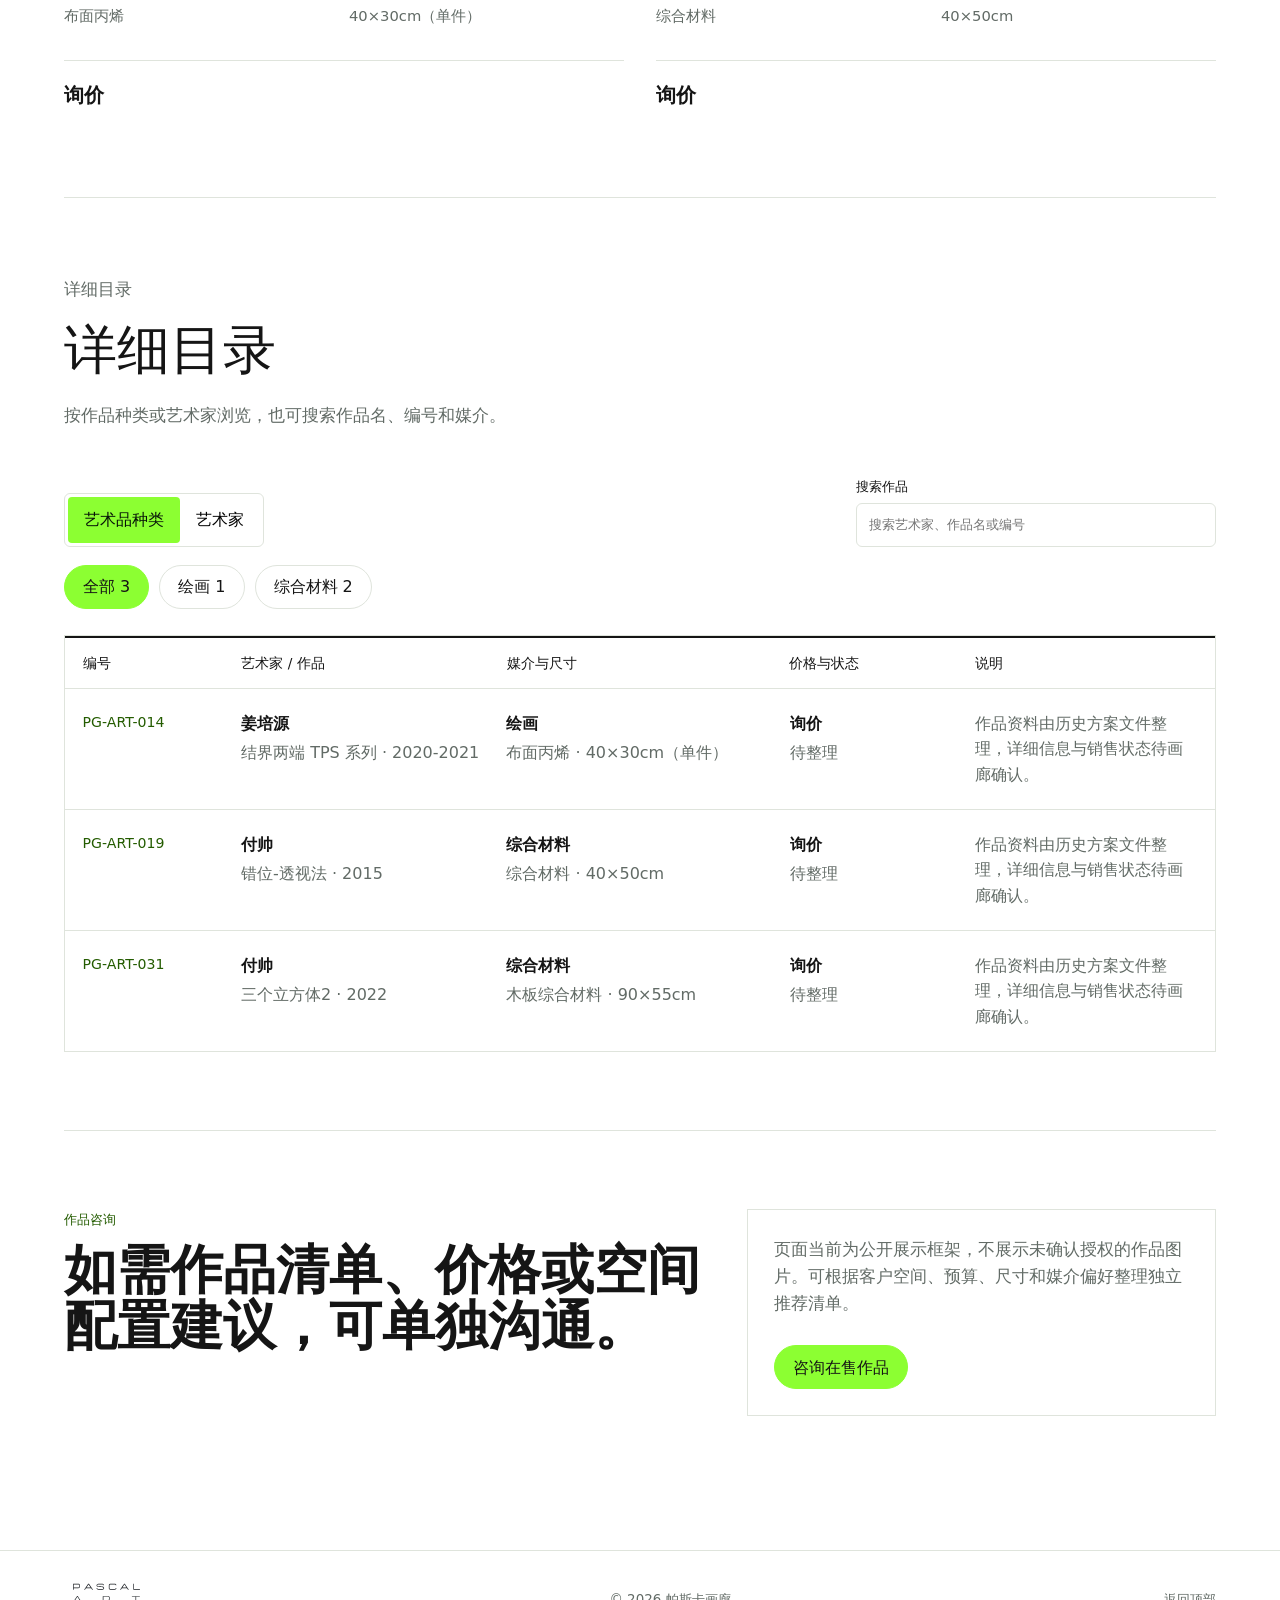
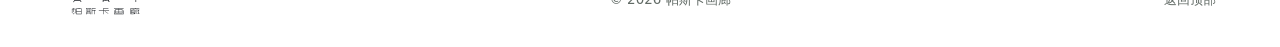
<file: works.html>
<!doctype html>
<html lang="zh-CN">
  <head>
    <meta charset="utf-8">
    <meta name="viewport" content="width=device-width, initial-scale=1">
    <meta
      name="description"
      content="帕斯卡画廊在售作品目录，包含推荐作品与详细作品清单。"
    >
    <meta property="og:title" content="帕斯卡画廊 | 在售作品">
    <meta
      property="og:description"
      content="推荐作品、在售目录、媒介分类、价格状态与作品信息。"
    >
    <title>帕斯卡画廊 | 在售作品</title>
    <link rel="icon" href="assets/brand/favicon.svg" type="image/svg+xml">
    <link rel="icon" href="assets/brand/favicon-32.png" sizes="32x32" type="image/png">
    <link rel="apple-touch-icon" href="assets/brand/apple-touch-icon.png">
    <link rel="stylesheet" href="styles.css?v=20260813-editorial">
  </head>
  <body>
    <header class="site-header">
      <a class="brand" href="index.html" aria-label="帕斯卡画廊首页">
        <img
          class="brand-logo"
          src="assets/brand/pascal-gallery-logo.svg"
          alt="帕斯卡画廊"
        >
      </a>
      <nav class="nav-links" aria-label="主要导航">
        <a href="index.html#services">服务</a>
        <a href="cases.html">案例</a>
        <a href="works.html" aria-current="page">在售作品</a>
        <a href="about.html">关于帕斯卡</a>
        <a href="index.html#contact">合作</a>
      </nav>
    </header>

    <main id="top" class="works-editorial">
      <section class="page-hero sales-hero" aria-labelledby="works-title">
        <div>
          <p class="eyebrow">在售作品</p>
          <h1 id="works-title">在售作品</h1>
          <p class="hero-lede">
            集中展示经画廊确认公开的作品与艺术衍生品，可按作品种类、艺术家和关键词查找。
          </p>
        </div>
        <aside class="sales-note">
          <span>更新日期</span>
          <strong id="works-updated">读取中</strong>
          <p>价格、库存状态和图片以画廊最终确认为准。</p>
        </aside>
      </section>

      <section class="section recommended-section" aria-labelledby="recommended-title">
        <div class="section-heading">
          <p class="eyebrow">重点推荐</p>
          <h2 id="recommended-title">推荐板块</h2>
          <p>由画廊从已公开作品中选出的重点推荐。</p>
        </div>
        <div id="recommended-works" class="recommended-grid" aria-live="polite"></div>
      </section>

      <section class="section catalog-section" aria-labelledby="catalog-title">
        <div class="section-heading">
          <p class="eyebrow">详细目录</p>
          <h2 id="catalog-title">详细目录</h2>
          <p>按作品种类或艺术家浏览，也可搜索作品名、编号和媒介。</p>
        </div>
        <div class="catalog-toolbar">
          <div id="classification-modes" class="classification-modes" aria-label="分类方式">
            <button type="button" data-mode="category" aria-pressed="true">艺术品种类</button>
            <button type="button" data-mode="artist" aria-pressed="false">艺术家</button>
          </div>
          <label class="work-search" for="work-search">
            <span>搜索作品</span>
            <input id="work-search" type="search" placeholder="搜索艺术家、作品名或编号">
          </label>
        </div>
        <div id="work-filters" class="filters" aria-label="在售作品筛选"></div>
        <div id="work-catalog" class="work-catalog" aria-live="polite"></div>
      </section>

      <section class="contact-section" aria-labelledby="works-contact-title">
        <div>
          <p class="eyebrow">作品咨询</p>
          <h2 id="works-contact-title">如需作品清单、价格或空间配置建议，可单独沟通。</h2>
        </div>
        <div class="contact-panel">
          <p>
            页面当前为公开展示框架，不展示未确认授权的作品图片。可根据客户空间、预算、尺寸和媒介偏好整理独立推荐清单。
          </p>
          <a class="button primary" href="mailto:hello@pascal.gallery">咨询在售作品</a>
        </div>
      </section>
    </main>

    <footer class="site-footer">
      <img class="footer-logo" src="assets/brand/pascal-gallery-logo.svg" alt="帕斯卡画廊">
      <span>© <span id="year"></span> 帕斯卡画廊</span>
      <a href="#top">返回顶部</a>
    </footer>

    <script type="module" src="works.js?v=20260807"></script>
  </body>
</html>
</file>
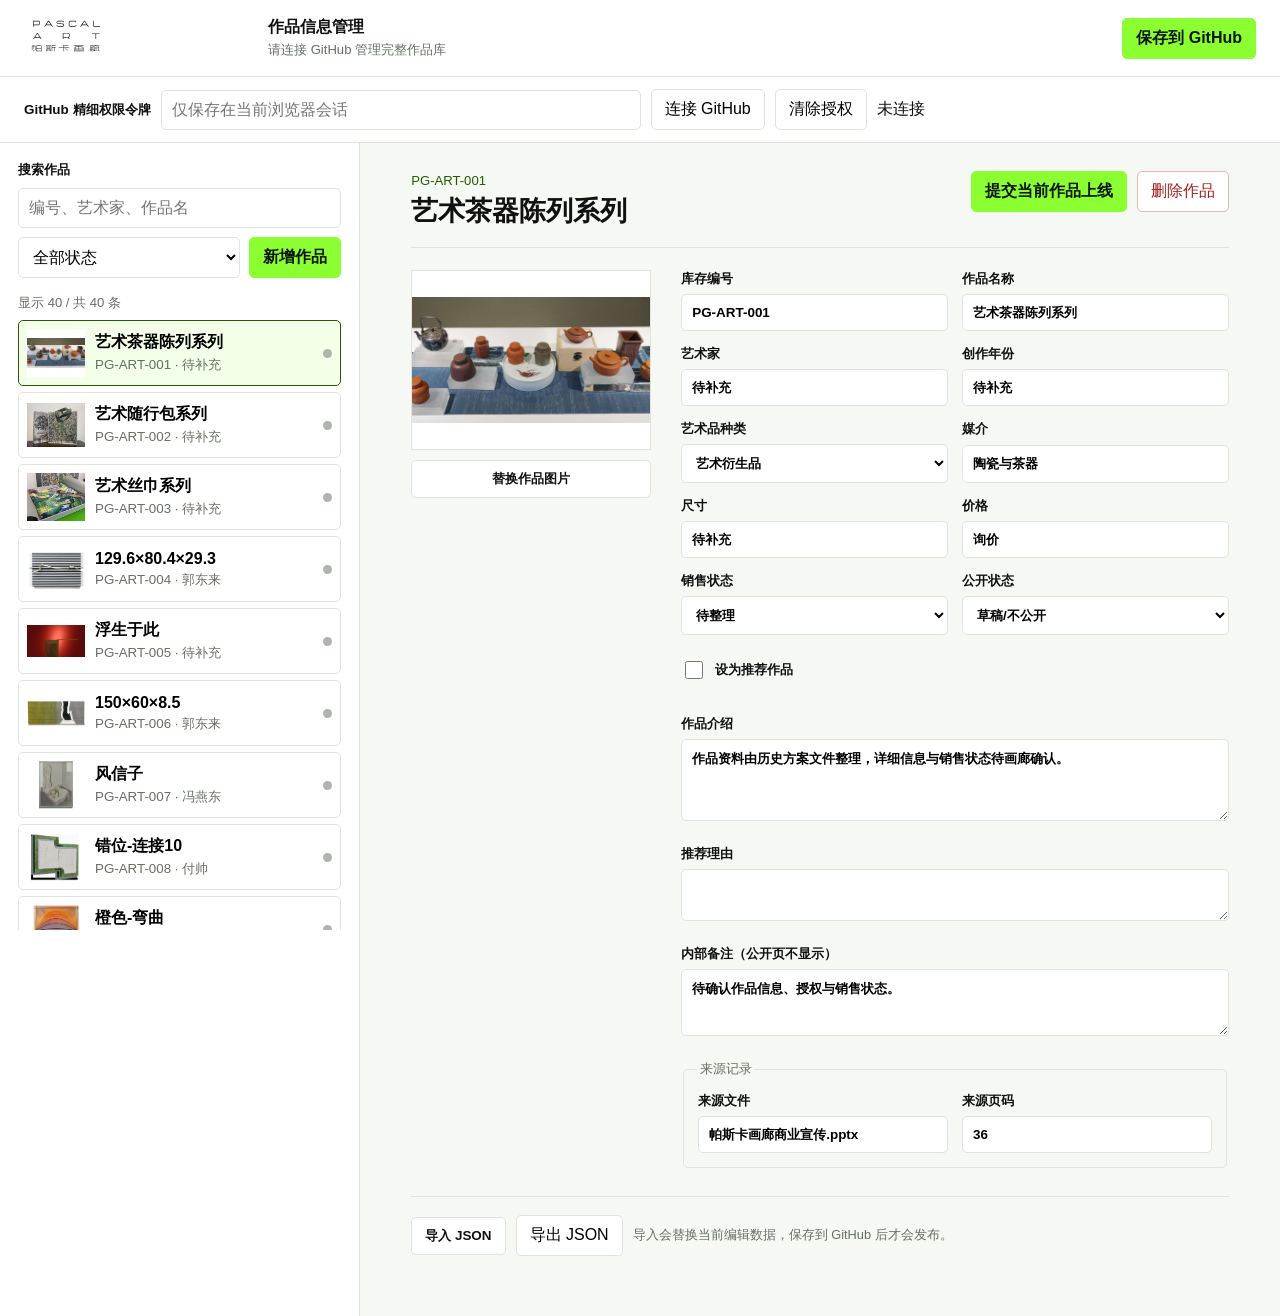
<file: admin/works.html>
<!doctype html>
<html lang="zh-CN">
  <head>
    <meta charset="utf-8">
    <meta name="viewport" content="width=device-width, initial-scale=1">
    <meta name="robots" content="noindex,nofollow">
    <title>帕斯卡画廊 | 作品管理</title>
    <link rel="icon" href="../assets/brand/favicon.svg" type="image/svg+xml">
    <link rel="stylesheet" href="admin.css?v=20260807-full-images">
  </head>
  <body>
    <header class="admin-header">
      <a href="../index.html"><img src="../assets/brand/pascal-gallery-logo.svg" alt="帕斯卡画廊"></a>
      <div><strong>作品信息管理</strong><span id="save-status" aria-live="polite">正在读取作品数据</span></div>
      <button id="save-button" class="primary" type="button" disabled>保存到 GitHub</button>
    </header>

    <section class="auth-bar" aria-label="GitHub 授权">
      <label for="github-token">GitHub 精细权限令牌</label>
      <input id="github-token" type="password" autocomplete="off" placeholder="仅保存在当前浏览器会话">
      <button id="connect-button" type="button">连接 GitHub</button>
      <button id="logout-button" type="button">清除授权</button>
      <span id="connection-status" aria-live="polite">未连接</span>
    </section>

    <main class="admin-layout">
      <aside class="work-sidebar">
        <div class="sidebar-actions">
          <label for="admin-search">搜索作品</label>
          <input id="admin-search" type="search" placeholder="编号、艺术家、作品名">
          <select id="admin-status" aria-label="按状态筛选">
            <option value="all">全部状态</option><option value="draft">草稿</option><option value="published">已上架</option>
          </select>
          <button id="add-button" class="primary" type="button">新增作品</button>
        </div>
        <div id="work-count" class="work-count"></div>
        <div id="admin-work-list" class="admin-work-list" aria-live="polite"></div>
      </aside>

      <section class="editor" aria-labelledby="editor-title">
        <div class="editor-title-row">
          <div><span id="editor-number">请选择作品</span><h1 id="editor-title">作品信息</h1></div>
          <div class="editor-actions">
            <button id="publish-button" class="primary" type="button" disabled>提交当前作品上线</button>
            <button id="delete-button" class="danger" type="button">删除作品</button>
          </div>
        </div>
        <form id="work-form">
          <div class="image-editor">
            <div class="image-preview"><img id="image-preview" alt="作品图片预览"><span id="image-empty">暂无图片</span></div>
            <label class="upload-button" for="image-file">替换作品图片</label>
            <input id="image-file" type="file" accept="image/jpeg,image/png,image/webp">
          </div>
          <div class="form-grid">
            <label>库存编号<input name="inventoryNo" required></label>
            <label>作品名称<input name="title" required></label>
            <label>艺术家<input name="artist" required></label>
            <label>创作年份<input name="year"></label>
            <label>艺术品种类<select name="category"><option value="painting">绘画</option><option value="sculpture">雕塑</option><option value="mixed-media">综合材料</option><option value="paper">纸本</option><option value="photo-video">摄影/影像</option><option value="art-derivative">艺术衍生品</option></select></label>
            <label>媒介<input name="medium"></label>
            <label>尺寸<input name="dimensions"></label>
            <label>价格<input name="price"></label>
            <label>销售状态<select name="status"><option>待整理</option><option>在售</option><option>可洽谈</option><option>已售</option><option>不出售</option></select></label>
            <label>公开状态<select name="publishStatus"><option value="draft">草稿/不公开</option><option value="published">上架公开</option></select></label>
            <label class="checkbox"><input name="recommended" type="checkbox">设为推荐作品</label>
          </div>
          <label>作品介绍<textarea name="description" rows="4"></textarea></label>
          <label>推荐理由<textarea name="recommendedReason" rows="2"></textarea></label>
          <label>内部备注（公开页不显示）<textarea name="notes" rows="3"></textarea></label>
          <fieldset><legend>来源记录</legend><div class="form-grid"><label>来源文件<input name="sourceDeck"></label><label>来源页码<input name="sourceSlide" type="number" min="0"></label></div></fieldset>
        </form>
        <div class="data-actions">
          <label for="import-file">导入 JSON</label><input id="import-file" type="file" accept="application/json">
          <button id="export-button" type="button">导出 JSON</button>
          <span>导入会替换当前编辑数据，保存到 GitHub 后才会发布。</span>
        </div>
      </section>
    </main>
    <script type="module" src="works-admin.js"></script>
  </body>
</html>
</file>
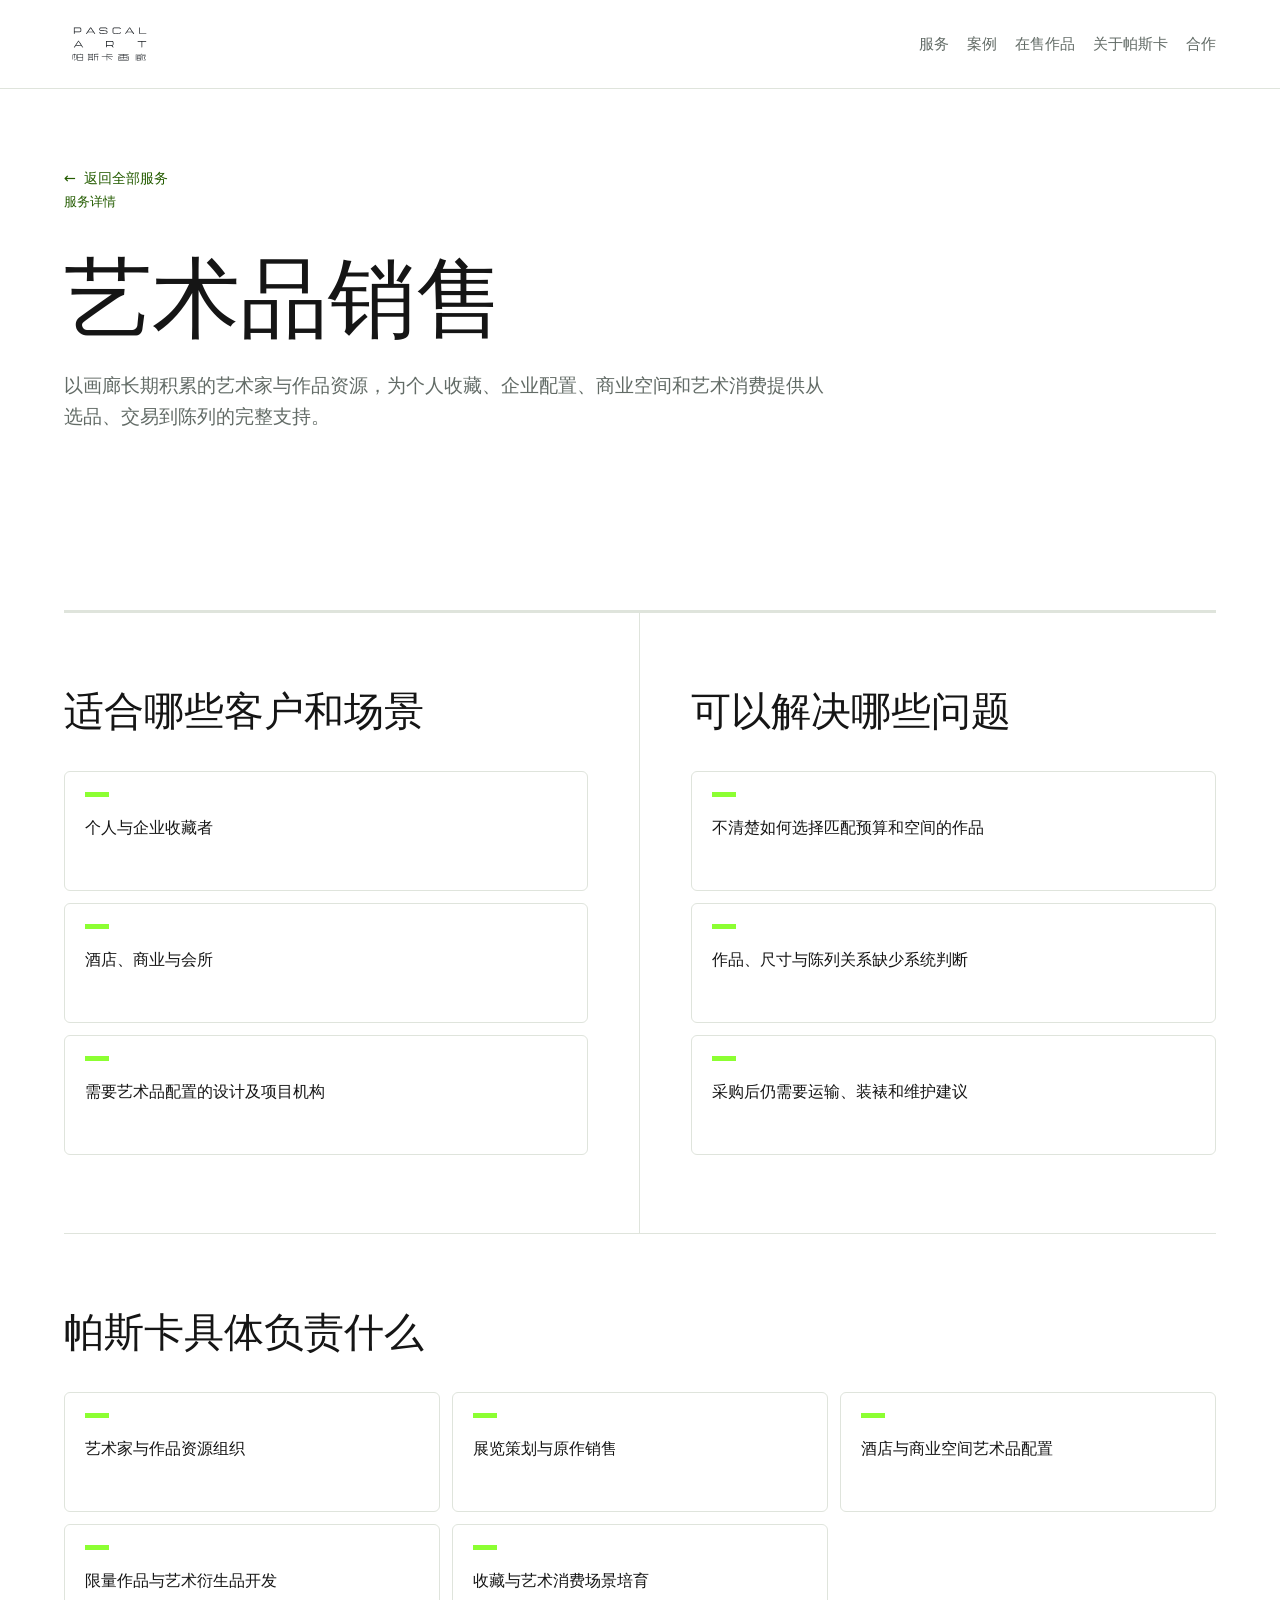
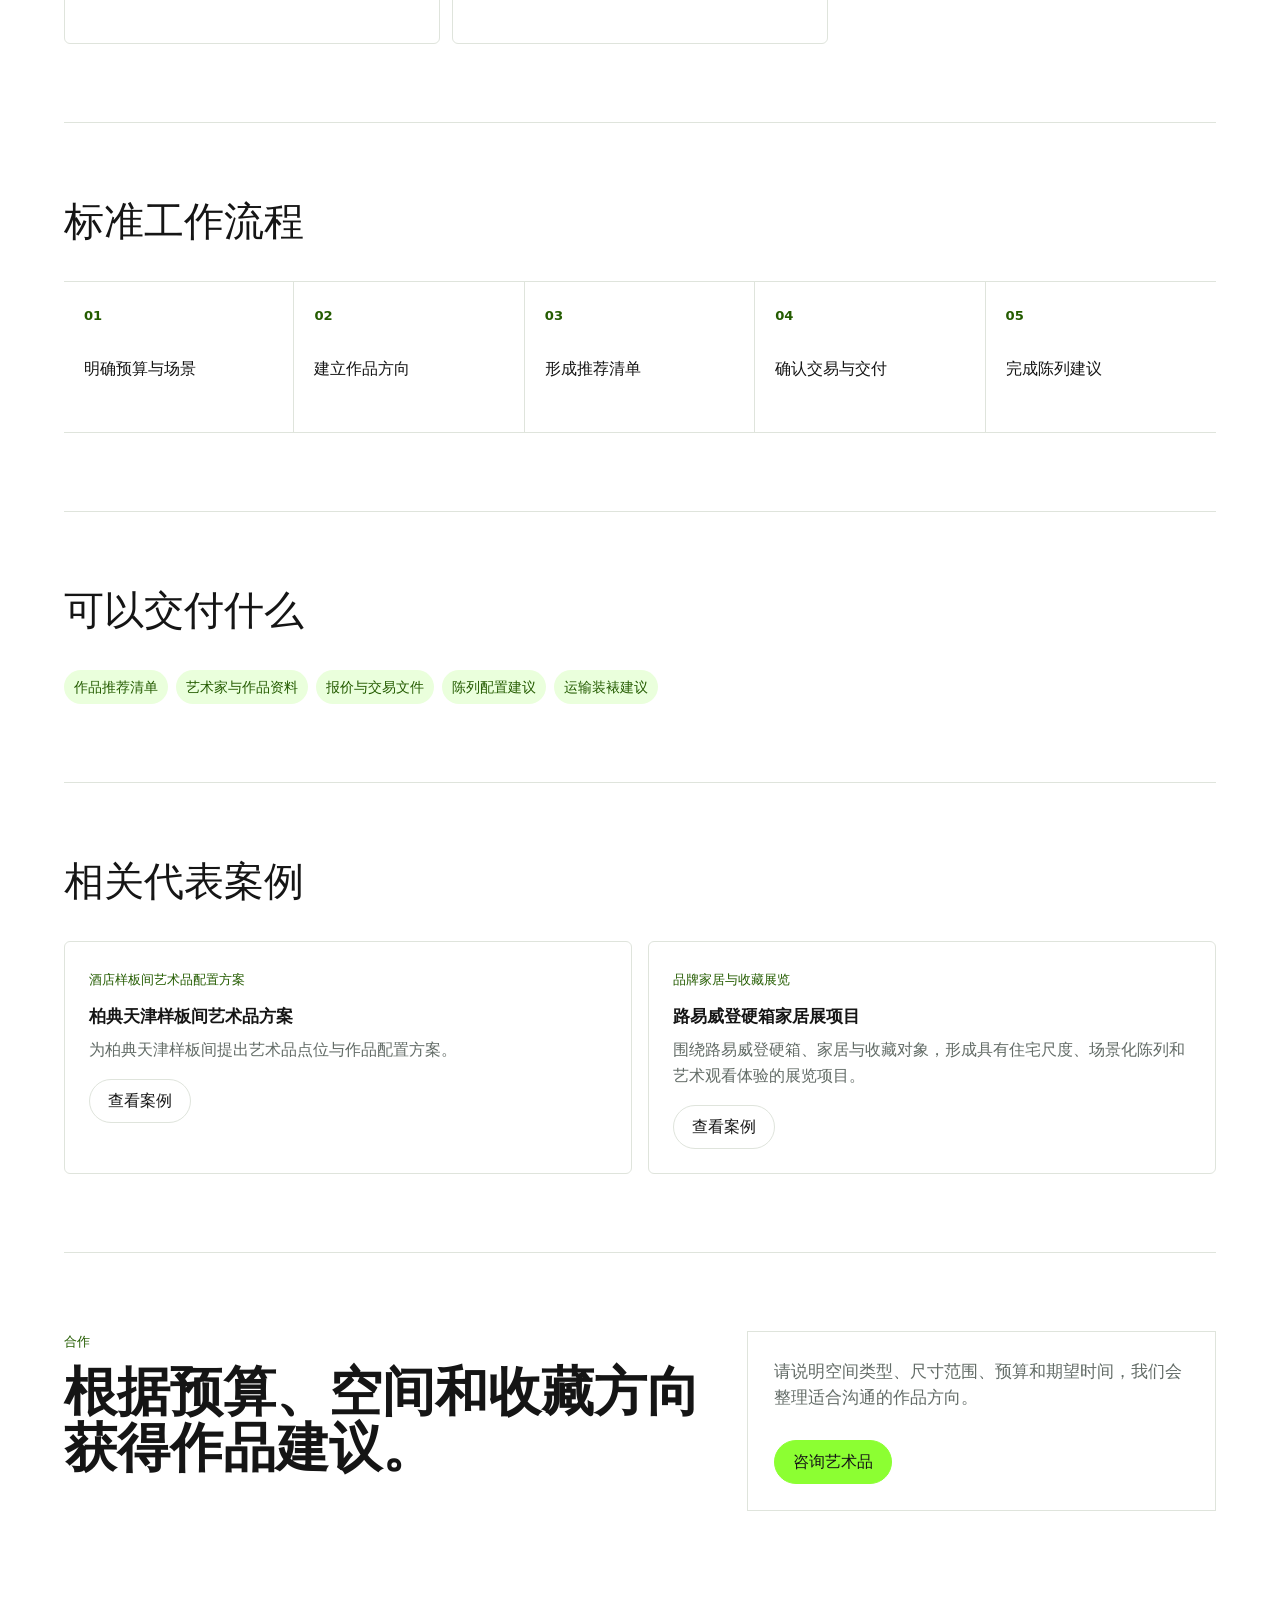
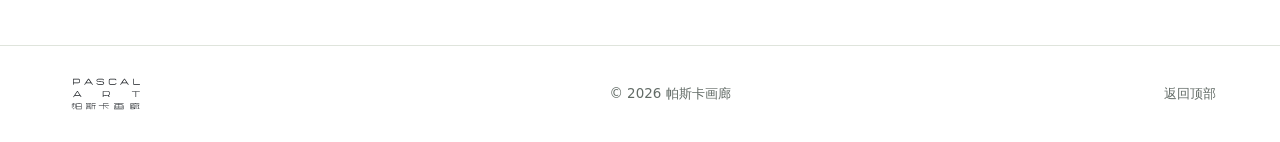
<file: services/art-sales.html>
<!doctype html>
<html lang="zh-CN">
  <head>
    <meta charset="utf-8">
    <meta name="viewport" content="width=device-width, initial-scale=1">
    <meta name="description" content="帕斯卡画廊艺术品销售服务，为个人收藏、企业配置和商业空间提供作品选择、交易与陈列支持。">
    <title>艺术品销售 | 帕斯卡画廊</title>
    <link rel="icon" href="../assets/brand/favicon.svg" type="image/svg+xml">
    <link rel="icon" href="../assets/brand/favicon-32.png" sizes="32x32" type="image/png">
    <link rel="apple-touch-icon" href="../assets/brand/apple-touch-icon.png">
    <link rel="stylesheet" href="../styles.css">
  </head>
  <body data-service-id="art_sales">
    <header class="site-header service-header">
      <a class="brand" href="../index.html" aria-label="帕斯卡画廊首页">
        <img class="brand-logo" src="../assets/brand/pascal-gallery-logo.svg" alt="帕斯卡画廊">
      </a>
      <nav class="nav-links" aria-label="主要导航">
        <a href="../index.html#services" aria-current="page">服务</a>
        <a href="../cases.html">案例</a>
        <a href="../works.html">在售作品</a>
        <a href="../about.html">关于帕斯卡</a>
        <a href="../index.html#contact">合作</a>
      </nav>
    </header>
    <main>
      <section class="service-hero">
        <a class="breadcrumb" href="../index.html#services">返回全部服务</a>
        <p class="eyebrow">服务详情</p>
        <h1 id="service-title">艺术品销售</h1>
        <p id="service-lead"></p>
      </section>
      <div class="service-detail-pair">
        <section id="service-audiences" class="section service-detail-section"></section>
        <section id="service-problems" class="section service-detail-section"></section>
      </div>
      <section id="service-capabilities" class="section service-detail-section"></section>
      <section id="service-process" class="section service-detail-section"></section>
      <section id="service-deliverables" class="section service-detail-section"></section>
      <section id="service-projects" class="section service-detail-section"></section>
      <section class="contact-section">
        <div><p class="eyebrow">合作</p><h2>根据预算、空间和收藏方向获得作品建议。</h2></div>
        <div class="contact-panel"><p>请说明空间类型、尺寸范围、预算和期望时间，我们会整理适合沟通的作品方向。</p><a class="button primary" href="mailto:hello@pascal.gallery">咨询艺术品</a></div>
      </section>
    </main>
    <footer class="site-footer">
      <img class="footer-logo" src="../assets/brand/pascal-gallery-logo.svg" alt="帕斯卡画廊">
      <span>© <span id="year"></span> 帕斯卡画廊</span>
      <a href="#top">返回顶部</a>
    </footer>
    <script type="module" src="../service-page.js"></script>
  </body>
</html>
</file>
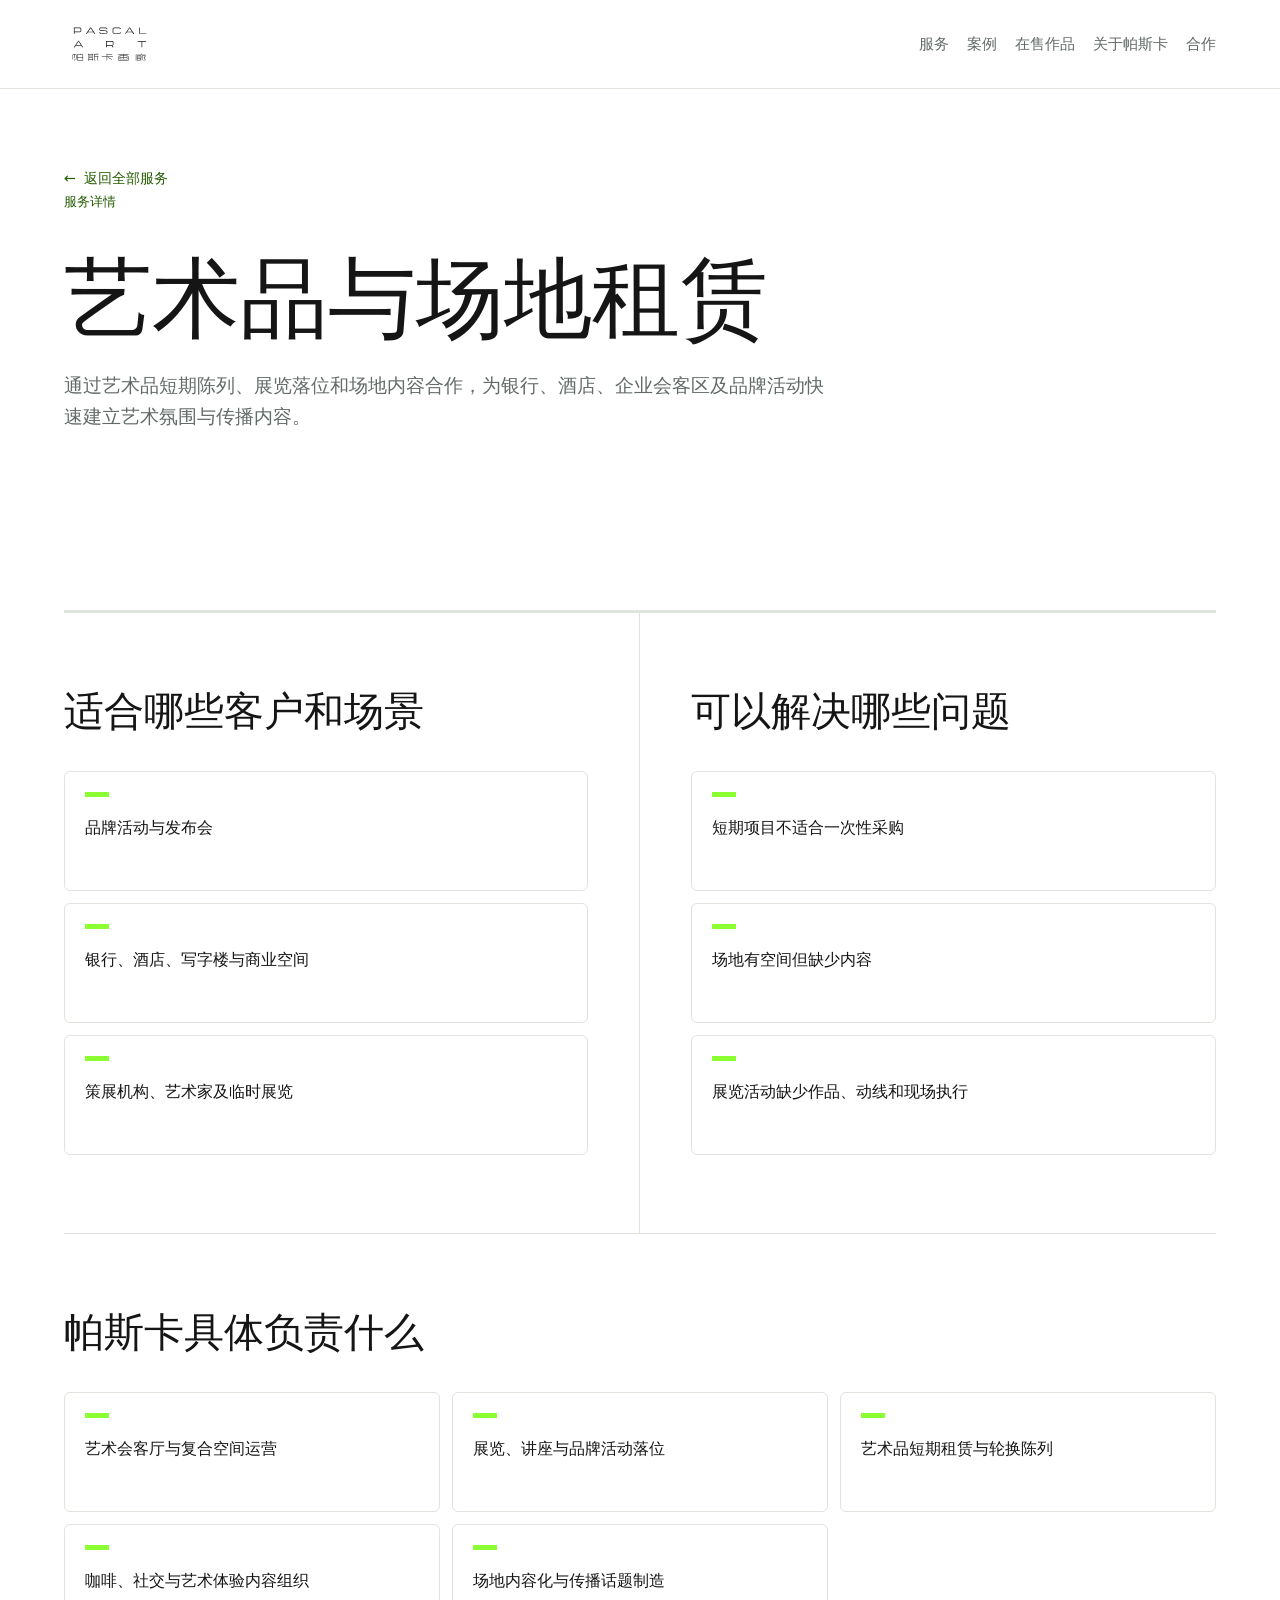
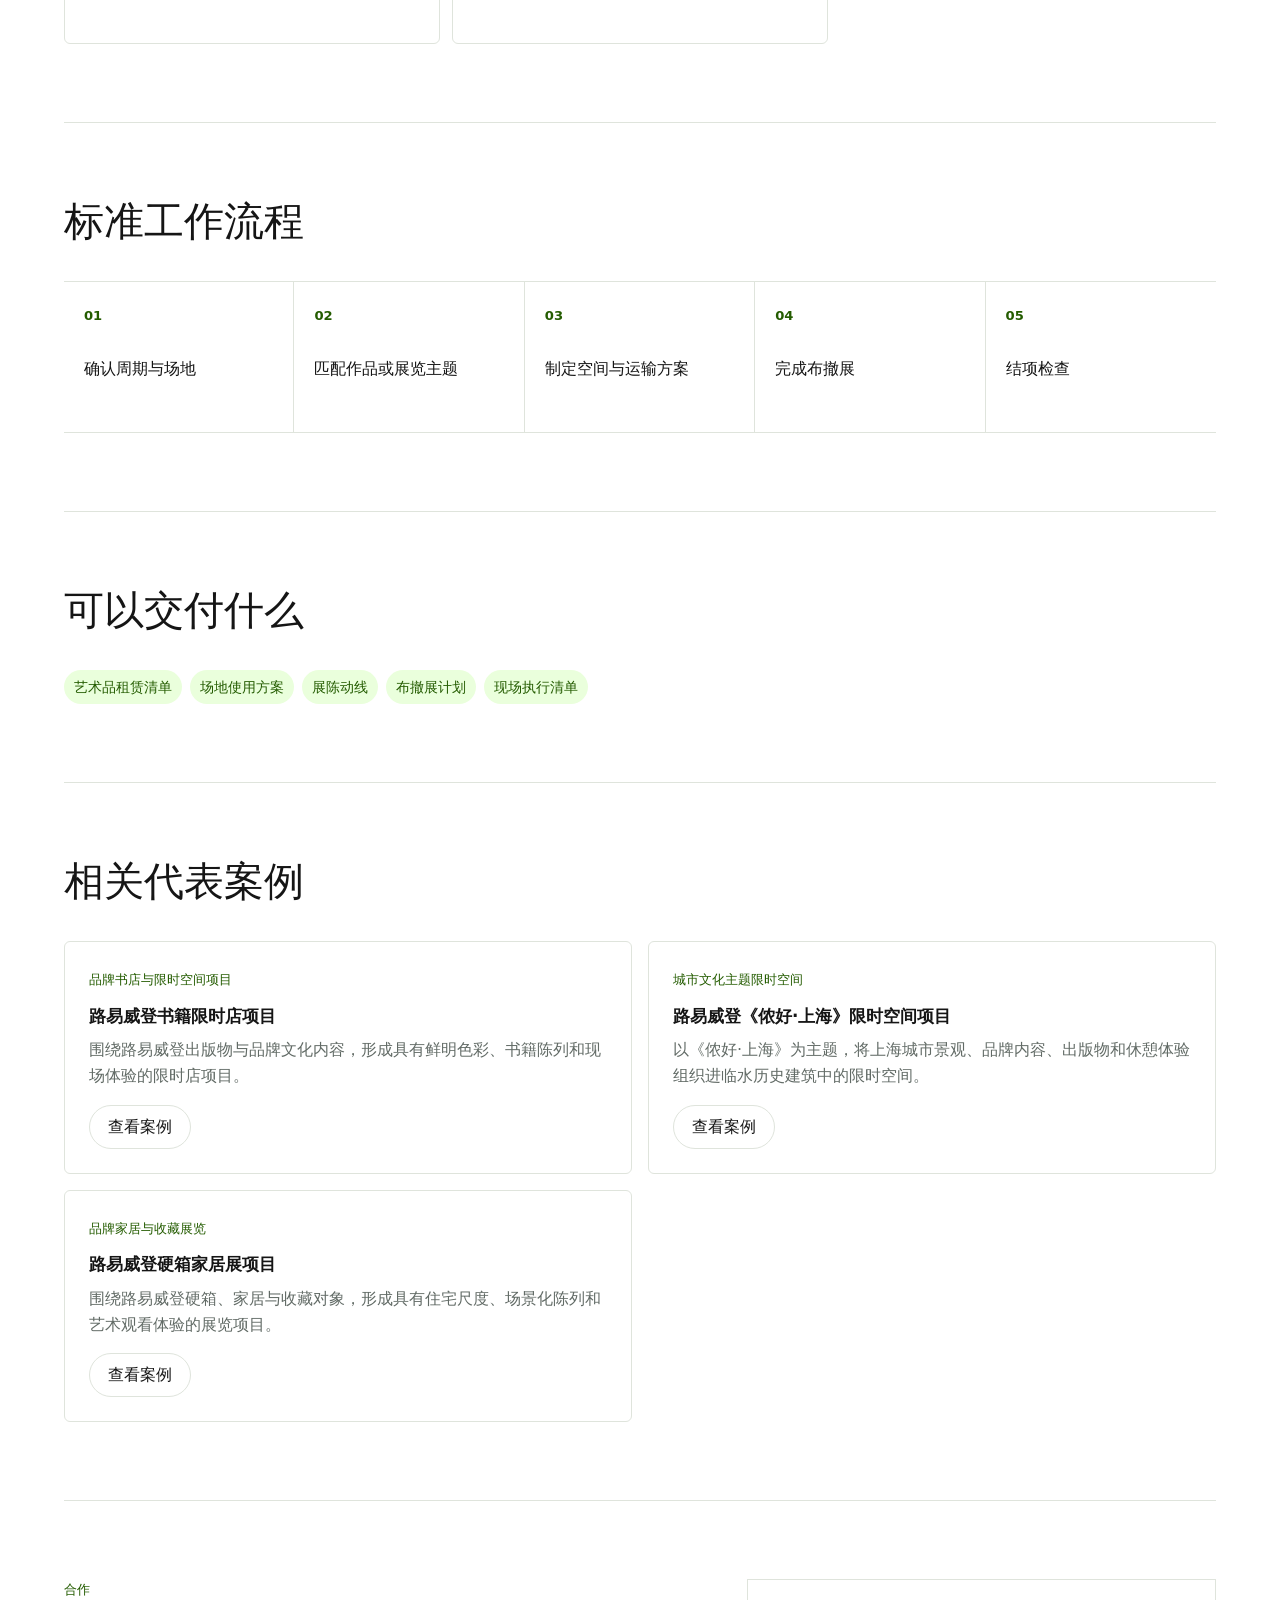
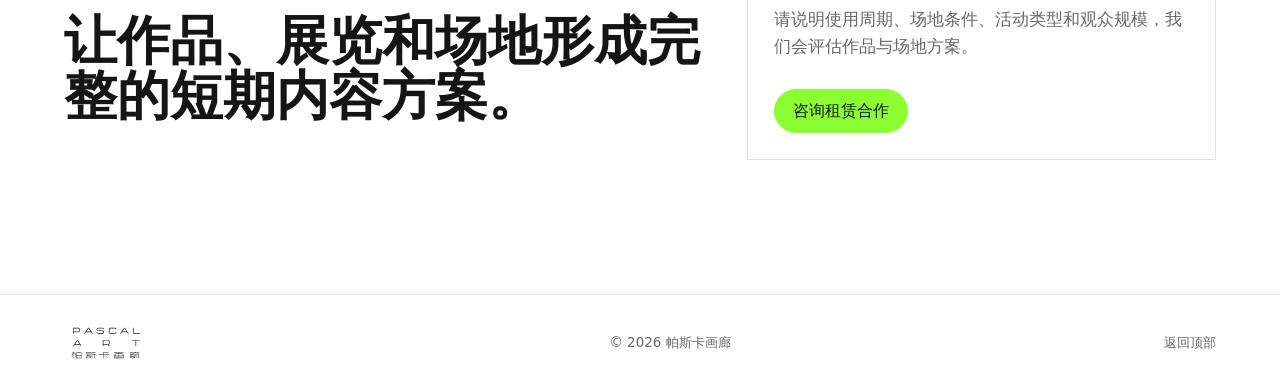
<file: services/art-space-rental.html>
<!doctype html>
<html lang="zh-CN">
  <head>
    <meta charset="utf-8">
    <meta name="viewport" content="width=device-width, initial-scale=1">
    <meta name="description" content="帕斯卡画廊艺术品与场地租赁服务，覆盖短期陈列、展览落位、场地合作及布撤展。">
    <title>艺术品与场地租赁 | 帕斯卡画廊</title>
    <link rel="icon" href="../assets/brand/favicon.svg" type="image/svg+xml">
    <link rel="icon" href="../assets/brand/favicon-32.png" sizes="32x32" type="image/png">
    <link rel="apple-touch-icon" href="../assets/brand/apple-touch-icon.png">
    <link rel="stylesheet" href="../styles.css">
  </head>
  <body data-service-id="art_and_space_rental">
    <header class="site-header service-header">
      <a class="brand" href="../index.html" aria-label="帕斯卡画廊首页"><img class="brand-logo" src="../assets/brand/pascal-gallery-logo.svg" alt="帕斯卡画廊"></a>
      <nav class="nav-links" aria-label="主要导航">
        <a href="../index.html#services" aria-current="page">服务</a><a href="../cases.html">案例</a><a href="../works.html">在售作品</a><a href="../about.html">关于帕斯卡</a><a href="../index.html#contact">合作</a>
      </nav>
    </header>
    <main>
      <section class="service-hero"><a class="breadcrumb" href="../index.html#services">返回全部服务</a><p class="eyebrow">服务详情</p><h1 id="service-title">艺术品与场地租赁</h1><p id="service-lead"></p></section>
      <div class="service-detail-pair"><section id="service-audiences" class="section service-detail-section"></section><section id="service-problems" class="section service-detail-section"></section></div>
      <section id="service-capabilities" class="section service-detail-section"></section>
      <section id="service-process" class="section service-detail-section"></section>
      <section id="service-deliverables" class="section service-detail-section"></section>
      <section id="service-projects" class="section service-detail-section"></section>
      <section class="contact-section"><div><p class="eyebrow">合作</p><h2>让作品、展览和场地形成完整的短期内容方案。</h2></div><div class="contact-panel"><p>请说明使用周期、场地条件、活动类型和观众规模，我们会评估作品与场地方案。</p><a class="button primary" href="mailto:hello@pascal.gallery">咨询租赁合作</a></div></section>
    </main>
    <footer class="site-footer"><img class="footer-logo" src="../assets/brand/pascal-gallery-logo.svg" alt="帕斯卡画廊"><span>© <span id="year"></span> 帕斯卡画廊</span><a href="#top">返回顶部</a></footer>
    <script type="module" src="../service-page.js"></script>
  </body>
</html>
</file>
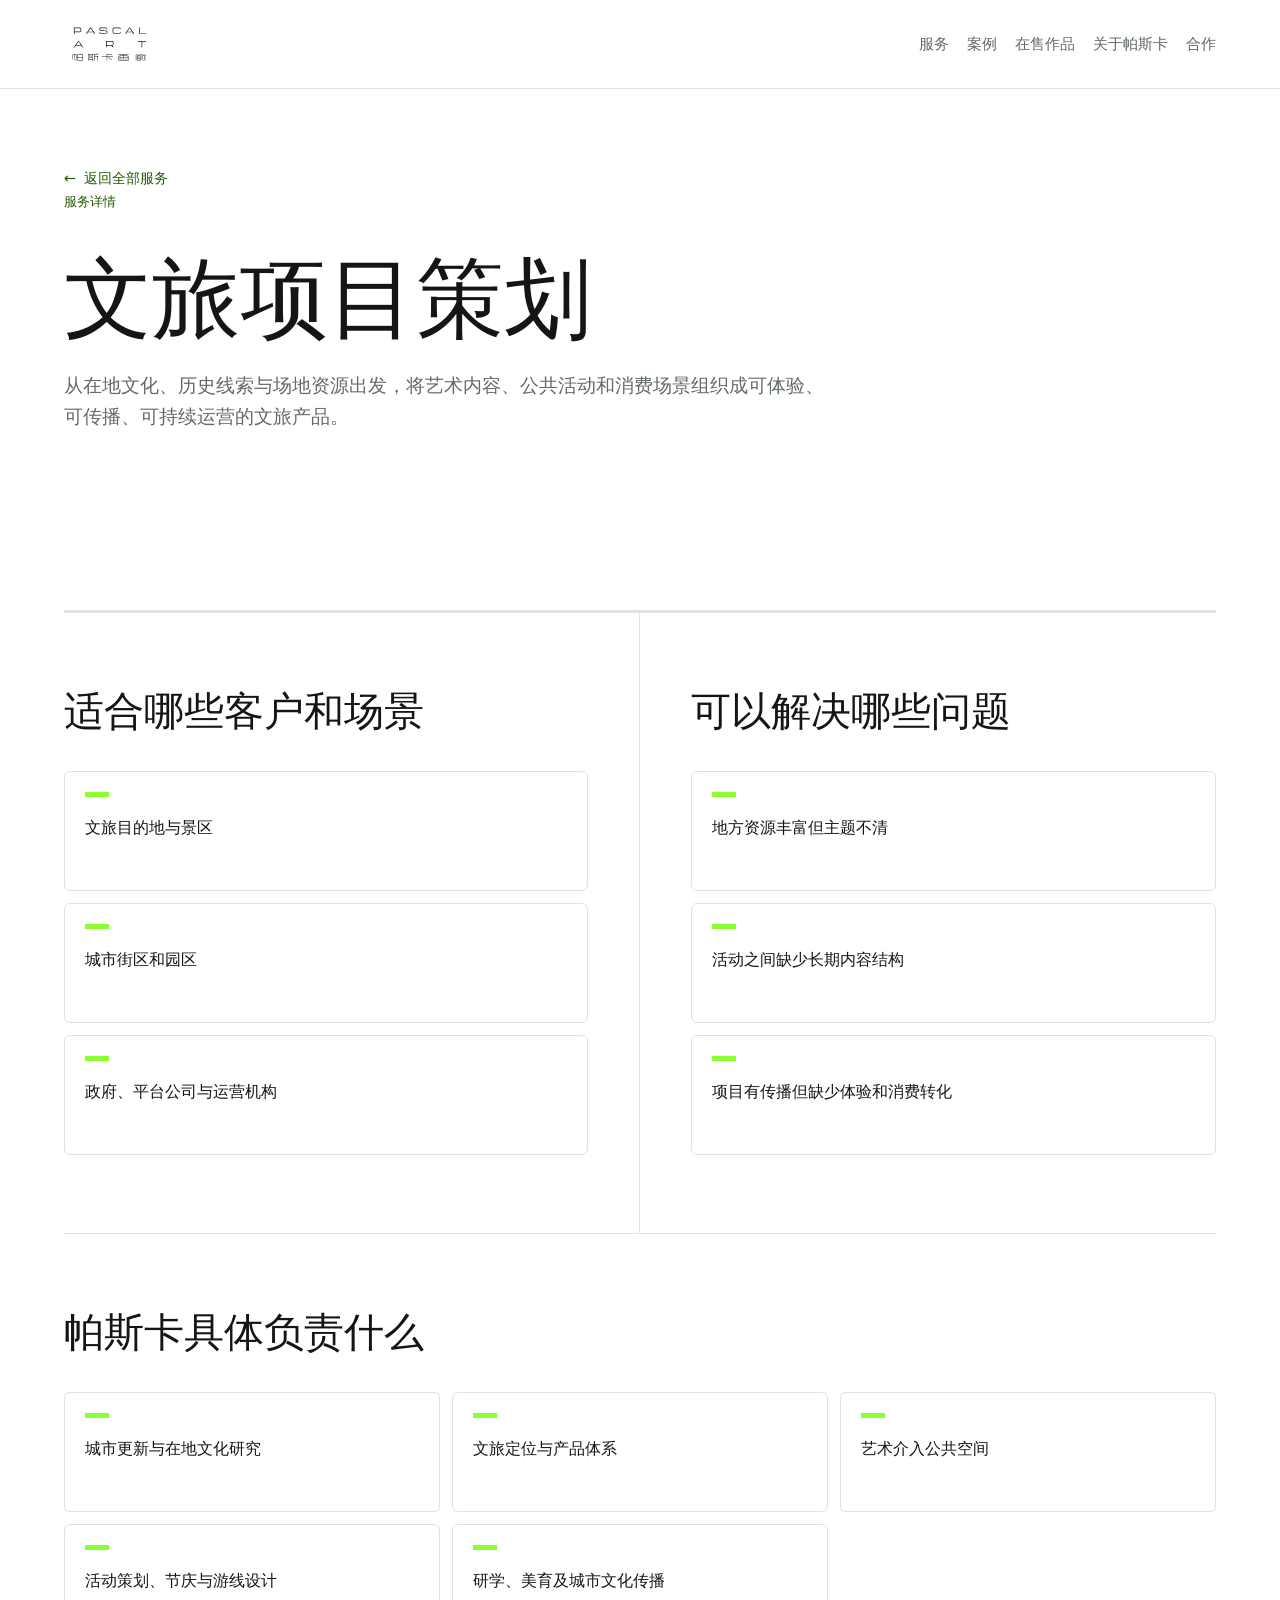
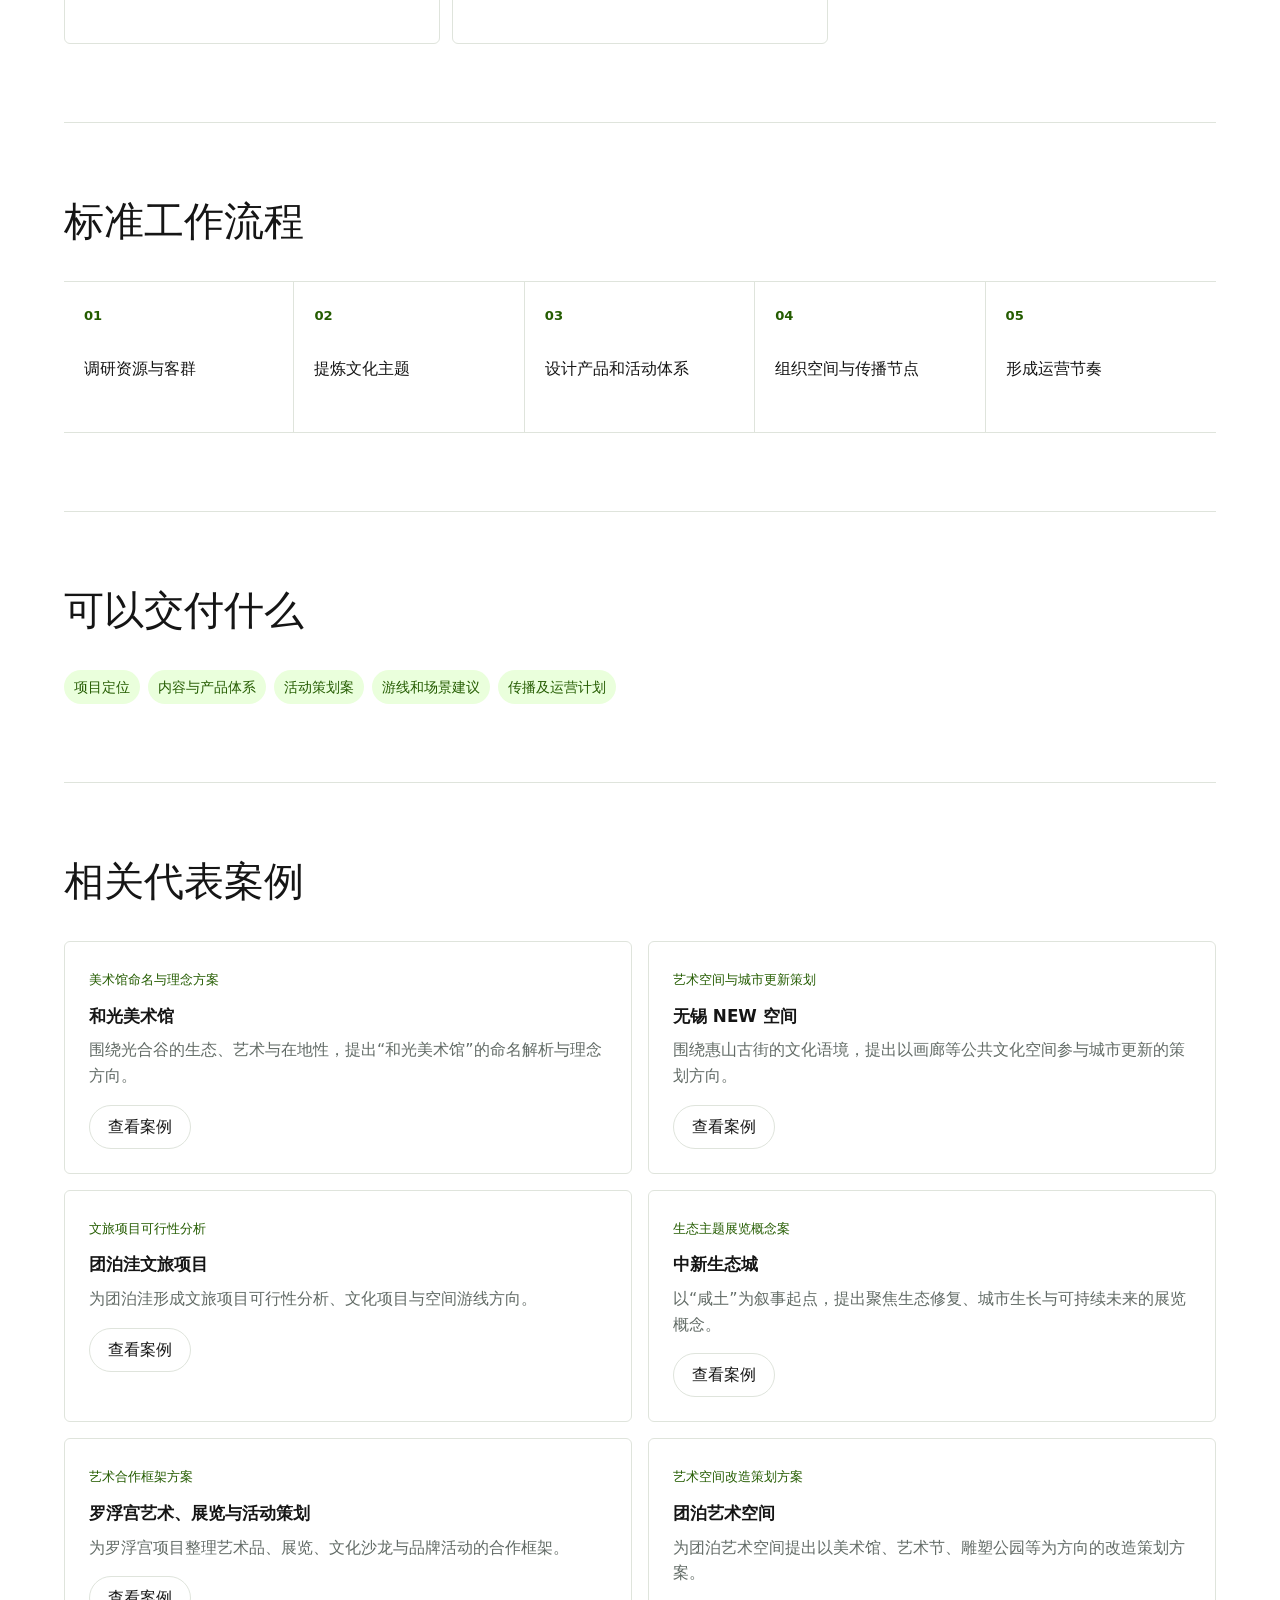
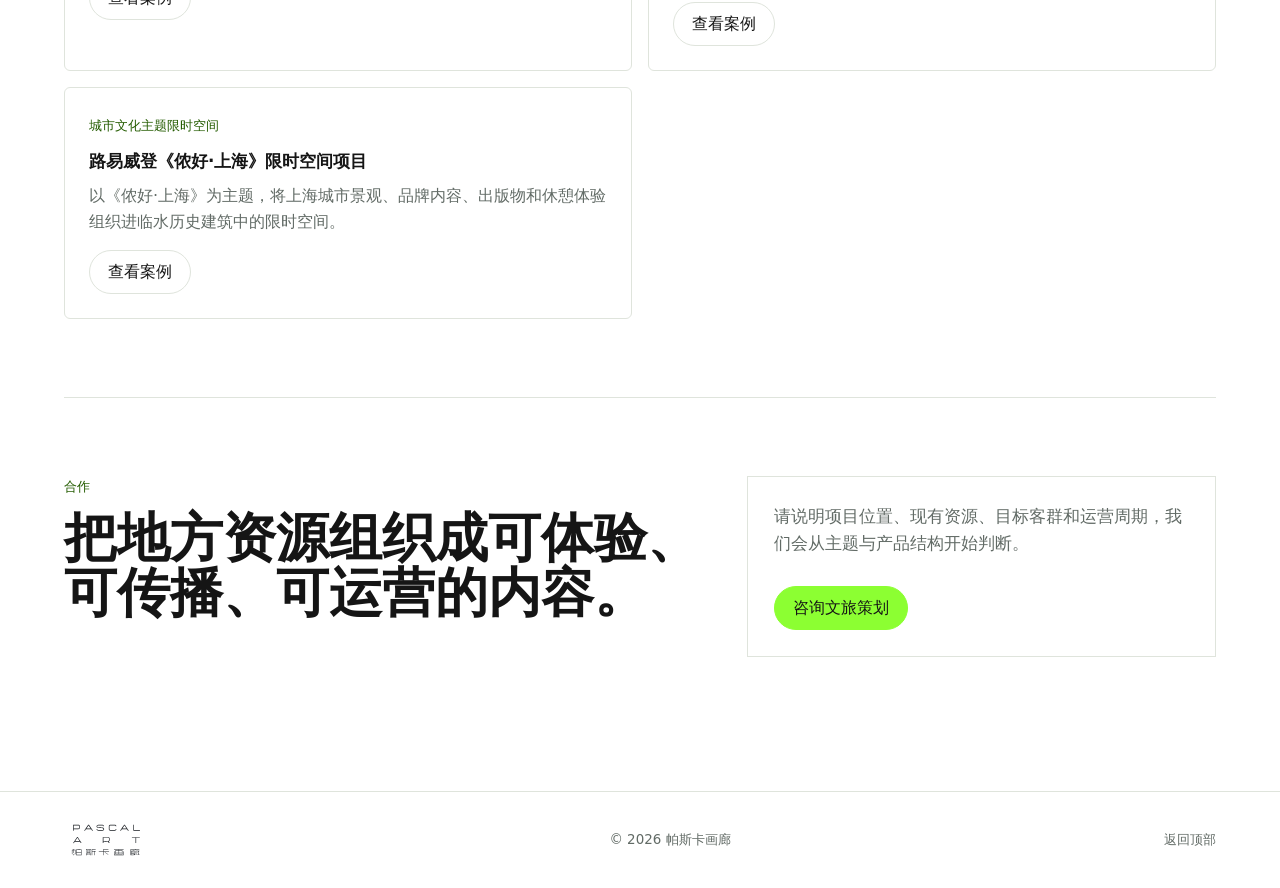
<file: services/cultural-tourism.html>
<!doctype html>
<html lang="zh-CN">
  <head>
    <meta charset="utf-8">
    <meta name="viewport" content="width=device-width, initial-scale=1">
    <meta name="description" content="帕斯卡画廊文旅项目策划服务，整合地方文化、艺术内容、公共活动和消费场景。">
    <title>文旅项目策划 | 帕斯卡画廊</title>
    <link rel="icon" href="../assets/brand/favicon.svg" type="image/svg+xml">
    <link rel="icon" href="../assets/brand/favicon-32.png" sizes="32x32" type="image/png">
    <link rel="apple-touch-icon" href="../assets/brand/apple-touch-icon.png">
    <link rel="stylesheet" href="../styles.css">
  </head>
  <body data-service-id="cultural_tourism">
    <header class="site-header service-header">
      <a class="brand" href="../index.html" aria-label="帕斯卡画廊首页"><img class="brand-logo" src="../assets/brand/pascal-gallery-logo.svg" alt="帕斯卡画廊"></a>
      <nav class="nav-links" aria-label="主要导航"><a href="../index.html#services" aria-current="page">服务</a><a href="../cases.html">案例</a><a href="../works.html">在售作品</a><a href="../about.html">关于帕斯卡</a><a href="../index.html#contact">合作</a></nav>
    </header>
    <main>
      <section class="service-hero"><a class="breadcrumb" href="../index.html#services">返回全部服务</a><p class="eyebrow">服务详情</p><h1 id="service-title">文旅项目策划</h1><p id="service-lead"></p></section>
      <div class="service-detail-pair"><section id="service-audiences" class="section service-detail-section"></section><section id="service-problems" class="section service-detail-section"></section></div>
      <section id="service-capabilities" class="section service-detail-section"></section>
      <section id="service-process" class="section service-detail-section"></section>
      <section id="service-deliverables" class="section service-detail-section"></section>
      <section id="service-projects" class="section service-detail-section"></section>
      <section class="contact-section"><div><p class="eyebrow">合作</p><h2>把地方资源组织成可体验、可传播、可运营的内容。</h2></div><div class="contact-panel"><p>请说明项目位置、现有资源、目标客群和运营周期，我们会从主题与产品结构开始判断。</p><a class="button primary" href="mailto:hello@pascal.gallery">咨询文旅策划</a></div></section>
    </main>
    <footer class="site-footer"><img class="footer-logo" src="../assets/brand/pascal-gallery-logo.svg" alt="帕斯卡画廊"><span>© <span id="year"></span> 帕斯卡画廊</span><a href="#top">返回顶部</a></footer>
    <script type="module" src="../service-page.js"></script>
  </body>
</html>
</file>
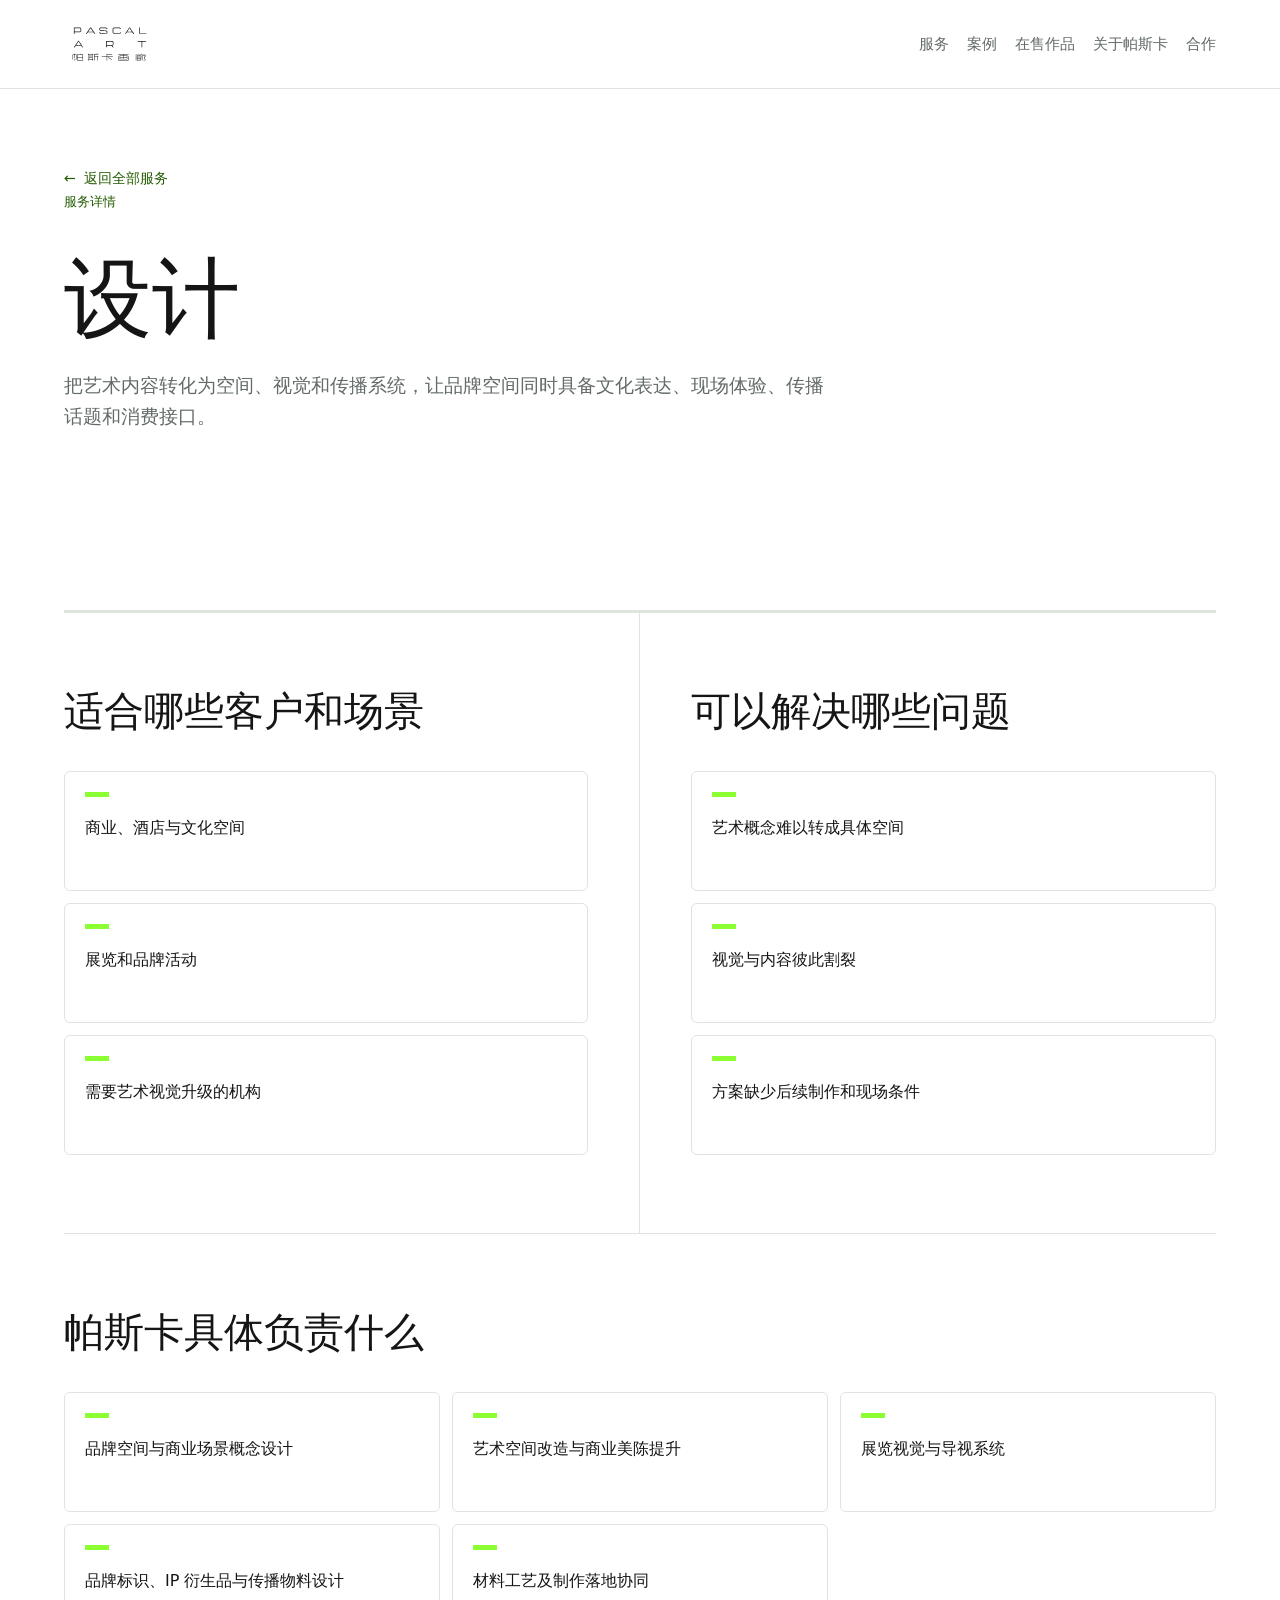
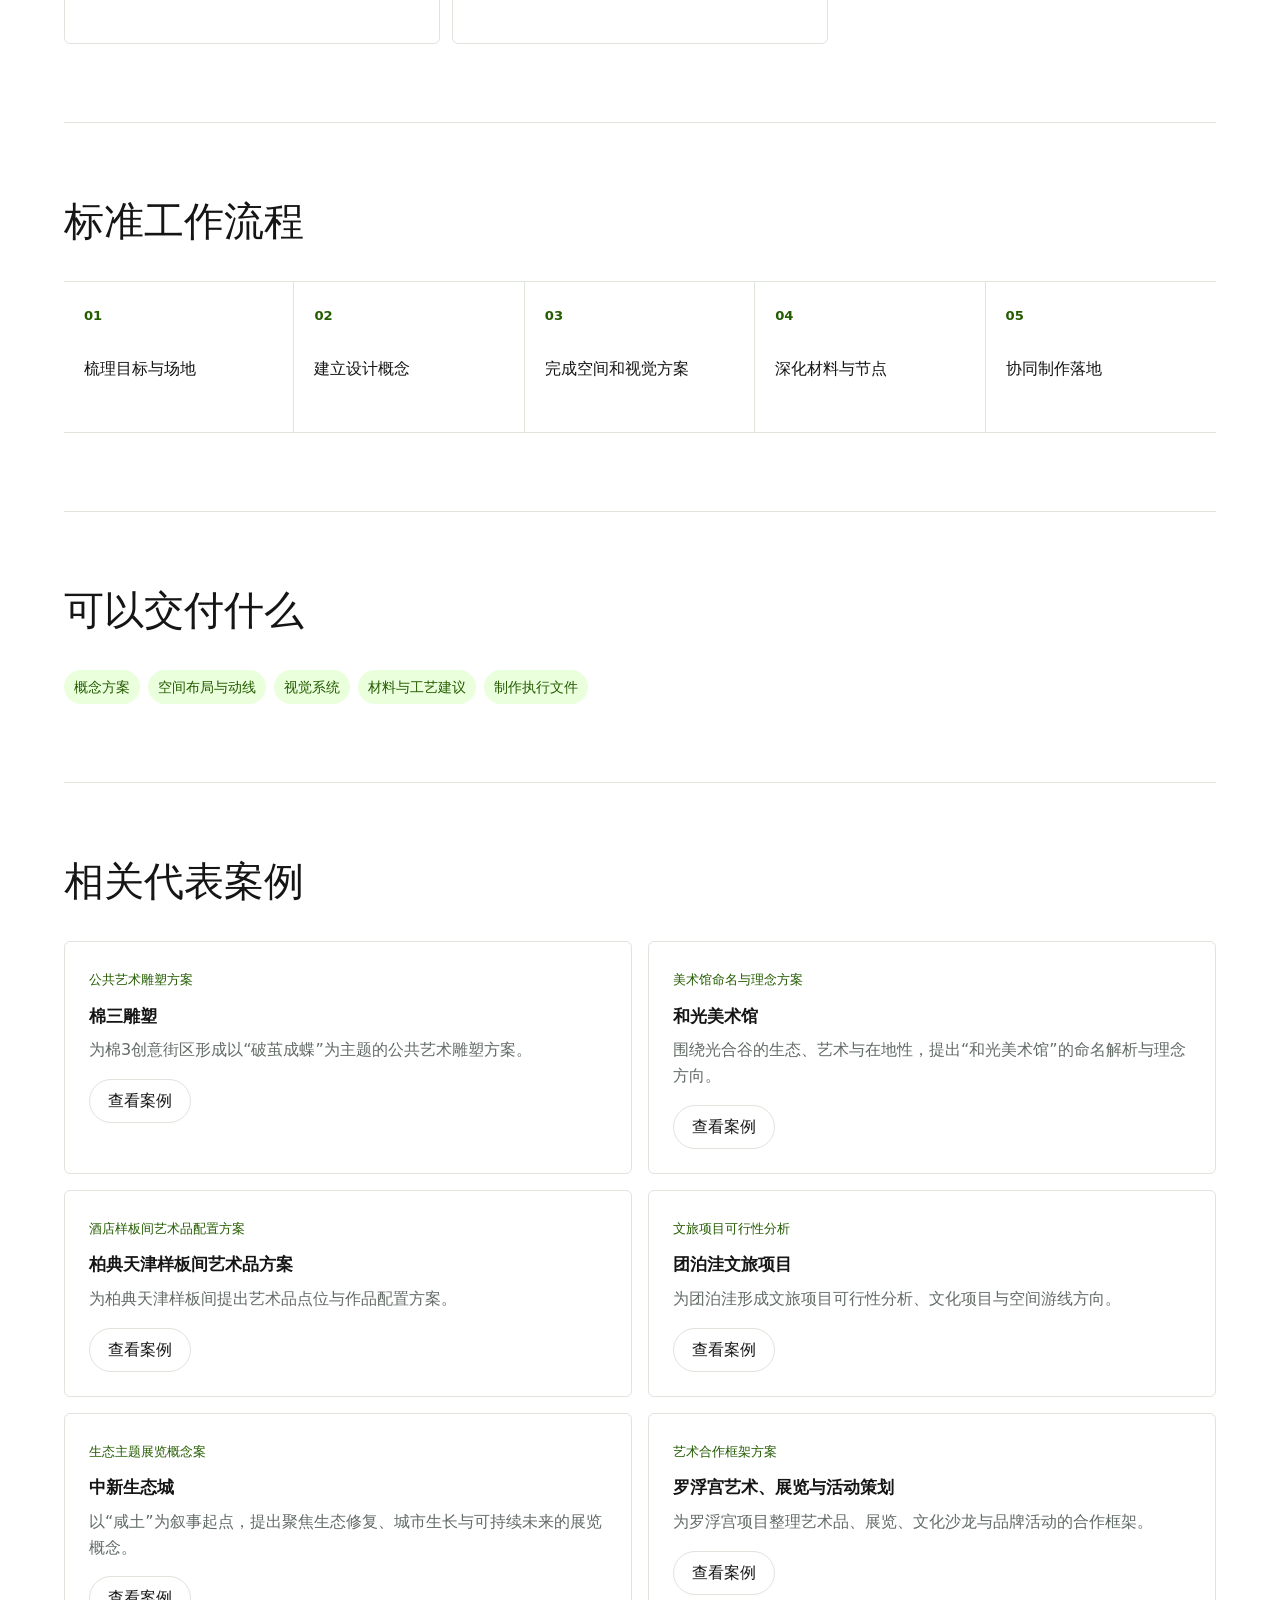
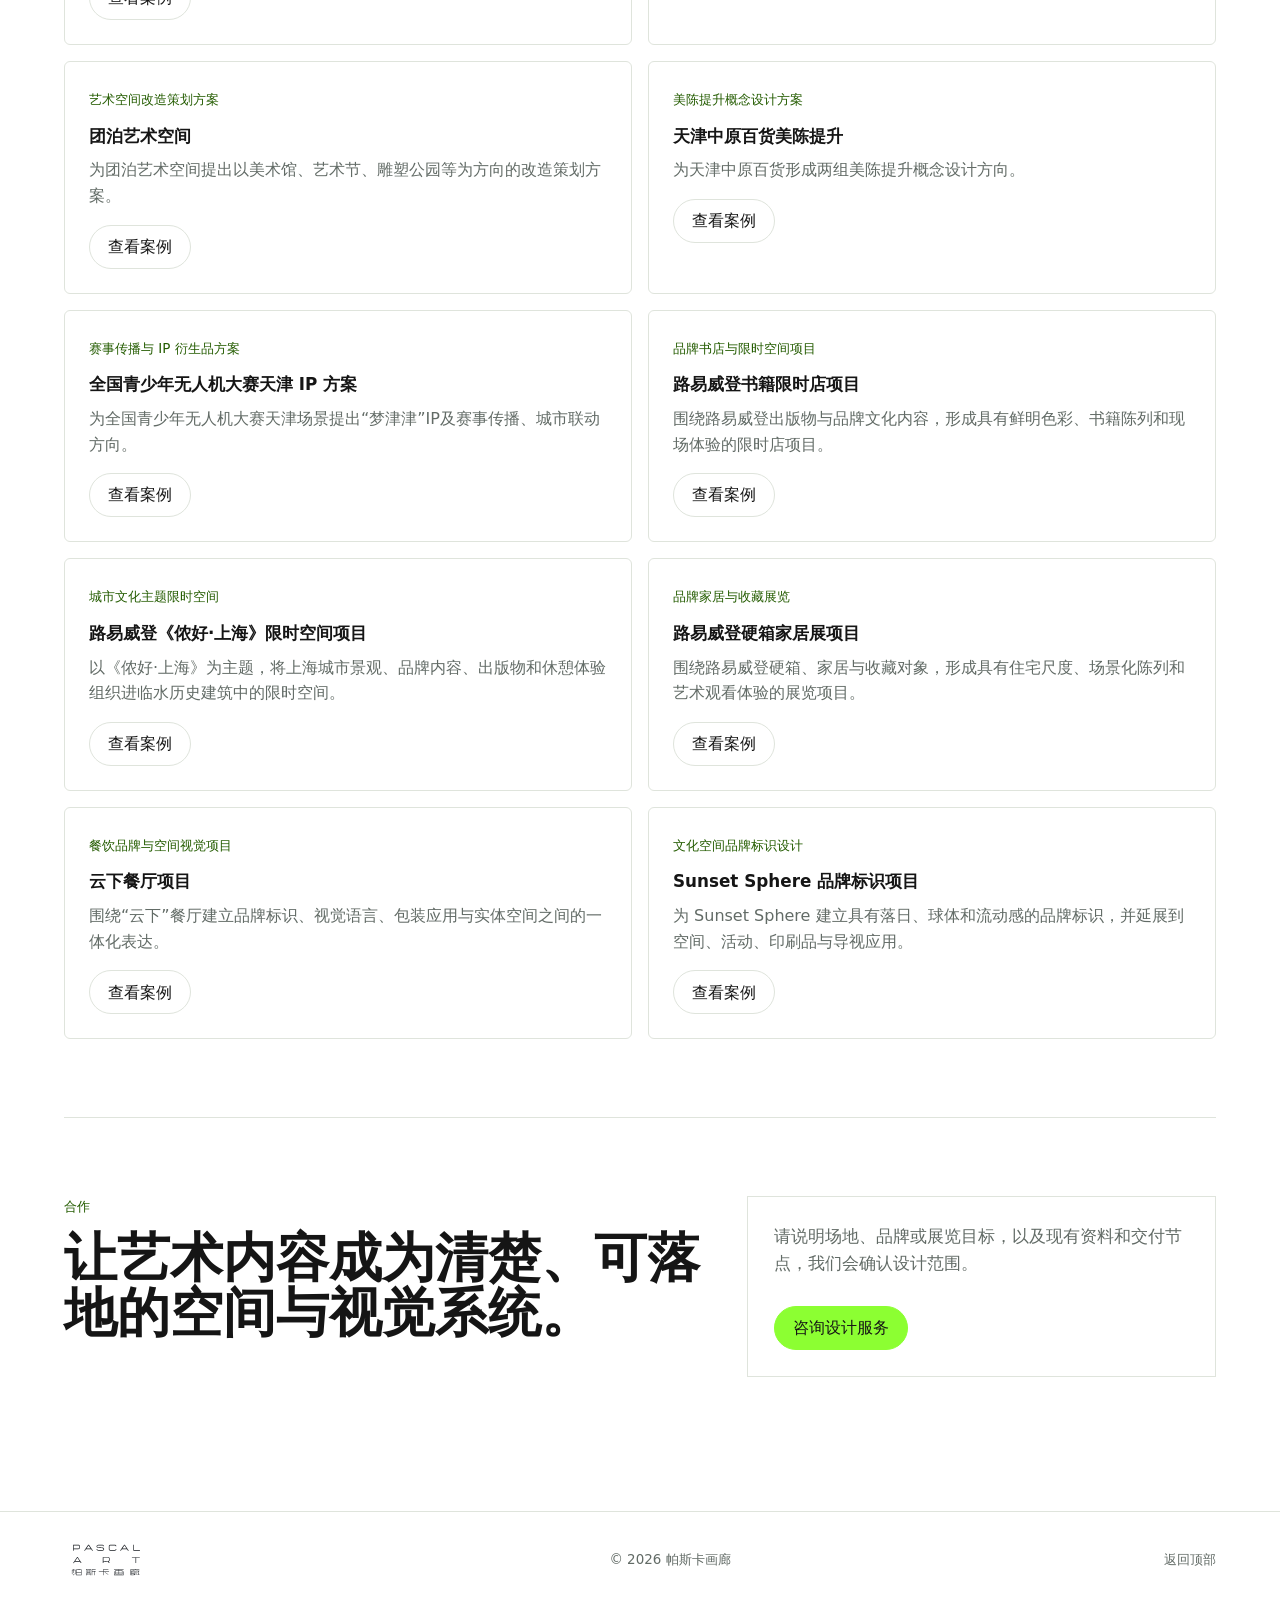
<file: services/design.html>
<!doctype html>
<html lang="zh-CN">
  <head>
    <meta charset="utf-8">
    <meta name="viewport" content="width=device-width, initial-scale=1">
    <meta name="description" content="帕斯卡画廊设计服务，覆盖展览视觉、商业美陈、艺术空间改造和品牌文化场景。">
    <title>设计 | 帕斯卡画廊</title>
    <link rel="icon" href="../assets/brand/favicon.svg" type="image/svg+xml">
    <link rel="icon" href="../assets/brand/favicon-32.png" sizes="32x32" type="image/png">
    <link rel="apple-touch-icon" href="../assets/brand/apple-touch-icon.png">
    <link rel="stylesheet" href="../styles.css">
  </head>
  <body data-service-id="design">
    <header class="site-header service-header">
      <a class="brand" href="../index.html" aria-label="帕斯卡画廊首页"><img class="brand-logo" src="../assets/brand/pascal-gallery-logo.svg" alt="帕斯卡画廊"></a>
      <nav class="nav-links" aria-label="主要导航"><a href="../index.html#services" aria-current="page">服务</a><a href="../cases.html">案例</a><a href="../works.html">在售作品</a><a href="../about.html">关于帕斯卡</a><a href="../index.html#contact">合作</a></nav>
    </header>
    <main>
      <section class="service-hero"><a class="breadcrumb" href="../index.html#services">返回全部服务</a><p class="eyebrow">服务详情</p><h1 id="service-title">设计</h1><p id="service-lead"></p></section>
      <div class="service-detail-pair"><section id="service-audiences" class="section service-detail-section"></section><section id="service-problems" class="section service-detail-section"></section></div>
      <section id="service-capabilities" class="section service-detail-section"></section>
      <section id="service-process" class="section service-detail-section"></section>
      <section id="service-deliverables" class="section service-detail-section"></section>
      <section id="service-projects" class="section service-detail-section"></section>
      <section class="contact-section"><div><p class="eyebrow">合作</p><h2>让艺术内容成为清楚、可落地的空间与视觉系统。</h2></div><div class="contact-panel"><p>请说明场地、品牌或展览目标，以及现有资料和交付节点，我们会确认设计范围。</p><a class="button primary" href="mailto:hello@pascal.gallery">咨询设计服务</a></div></section>
    </main>
    <footer class="site-footer"><img class="footer-logo" src="../assets/brand/pascal-gallery-logo.svg" alt="帕斯卡画廊"><span>© <span id="year"></span> 帕斯卡画廊</span><a href="#top">返回顶部</a></footer>
    <script type="module" src="../service-page.js"></script>
  </body>
</html>
</file>
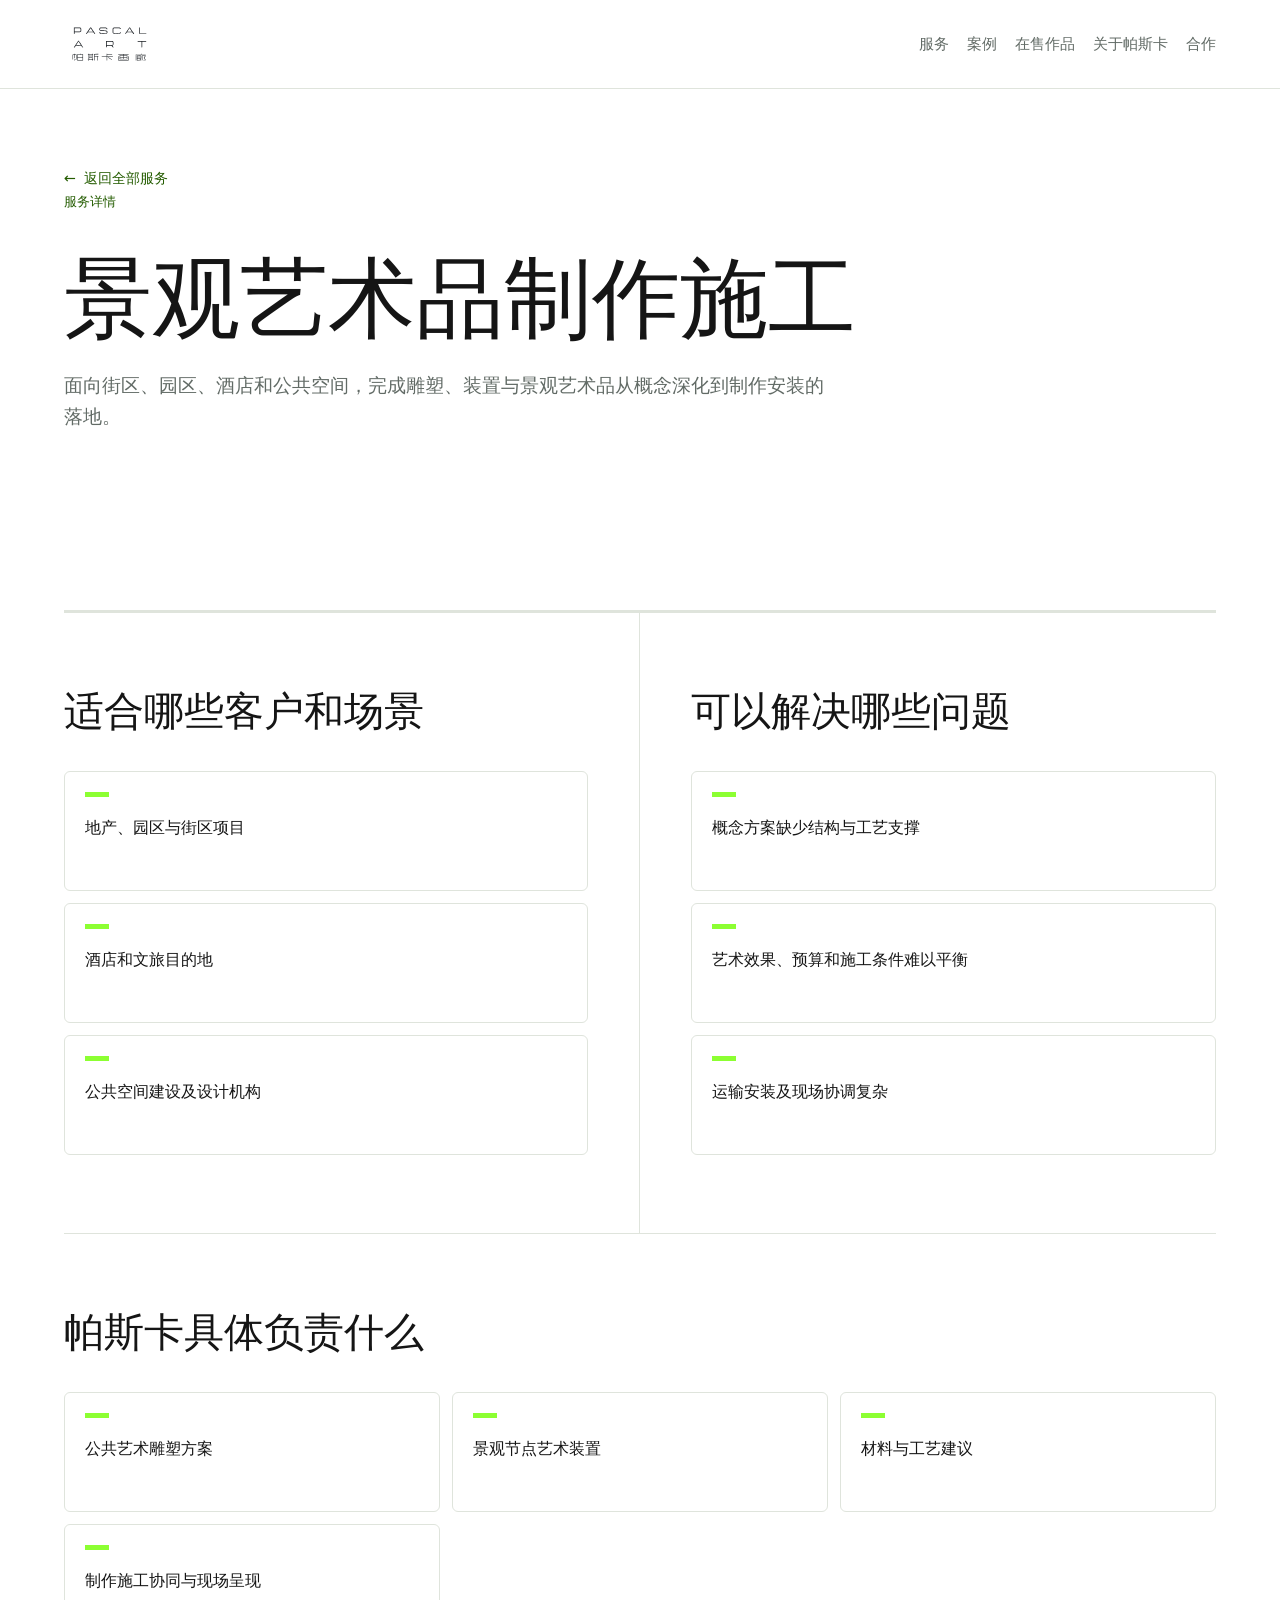
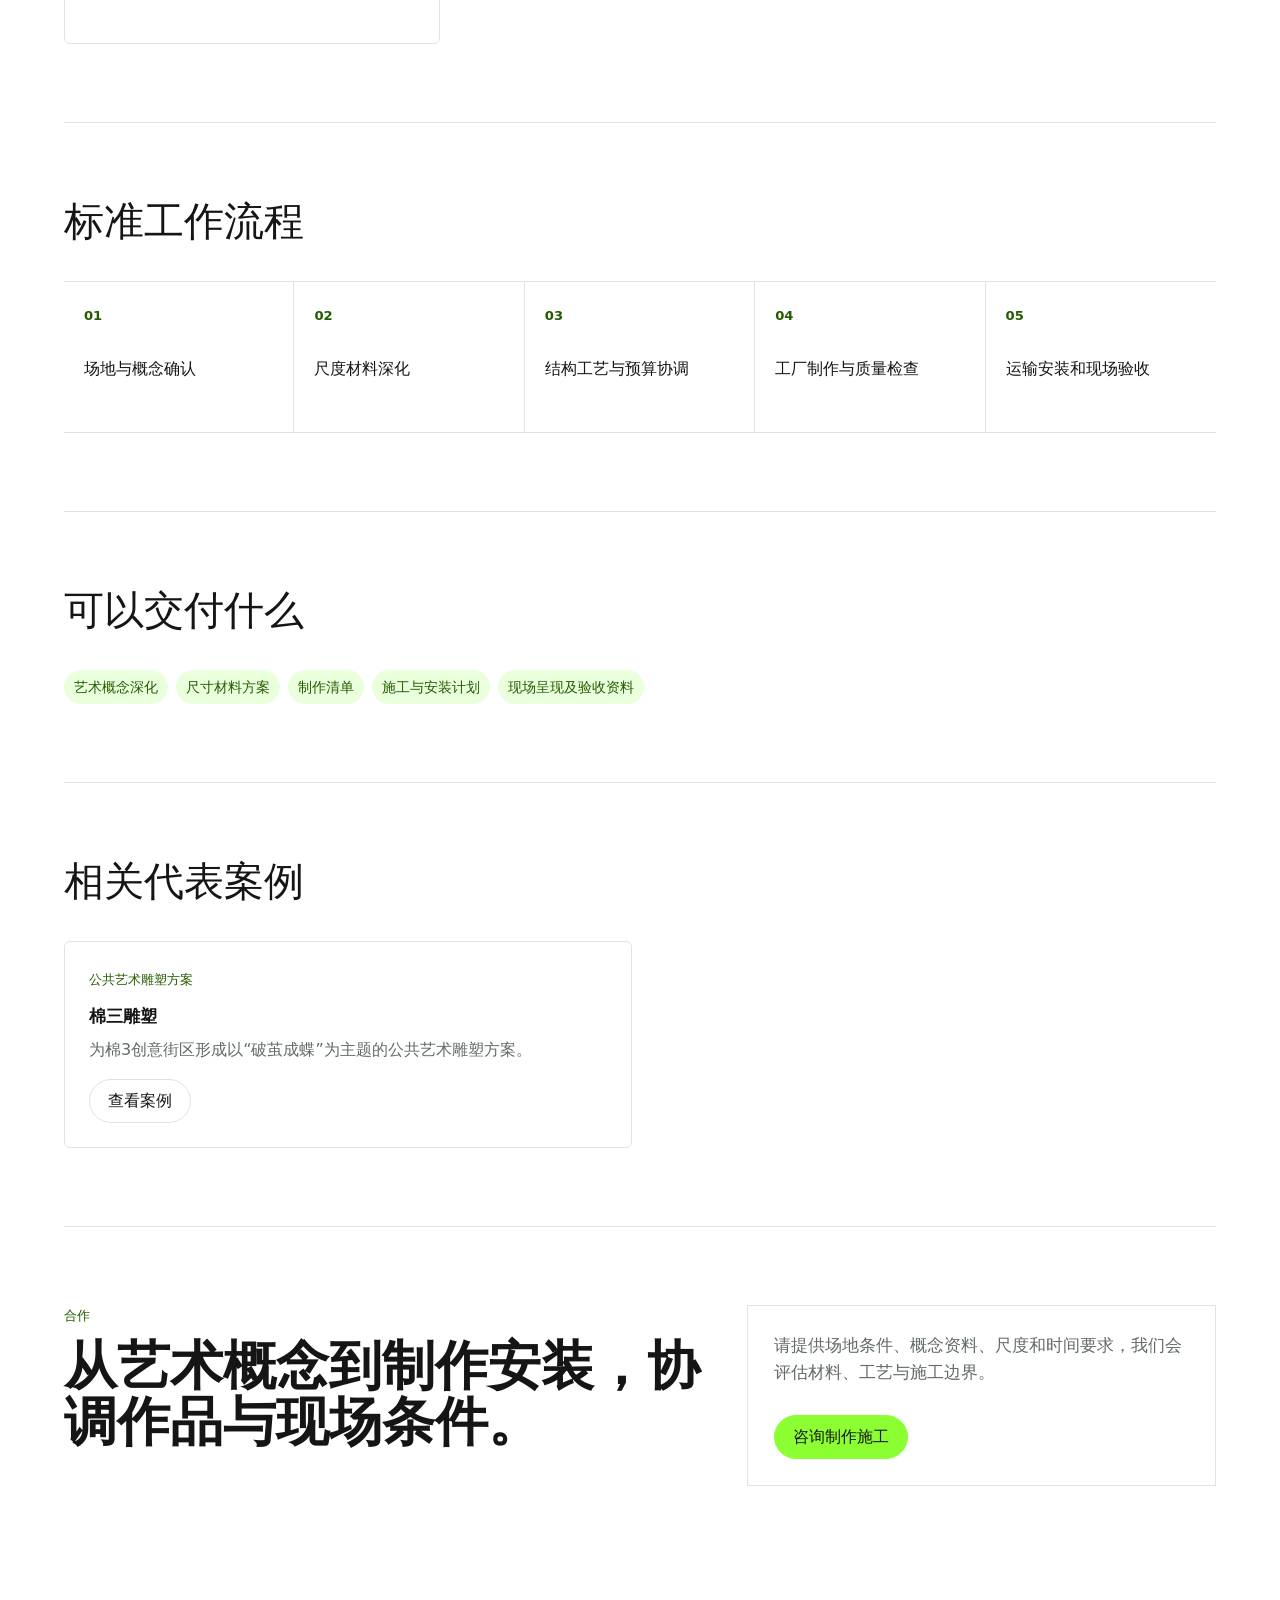
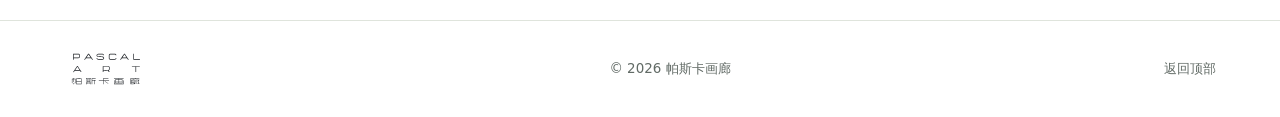
<file: services/landscape-art.html>
<!doctype html>
<html lang="zh-CN">
  <head>
    <meta charset="utf-8">
    <meta name="viewport" content="width=device-width, initial-scale=1">
    <meta name="description" content="帕斯卡画廊景观艺术品制作施工服务，覆盖雕塑、装置和公共艺术的深化、制作与安装。">
    <title>景观艺术品制作施工 | 帕斯卡画廊</title>
    <link rel="icon" href="../assets/brand/favicon.svg" type="image/svg+xml">
    <link rel="icon" href="../assets/brand/favicon-32.png" sizes="32x32" type="image/png">
    <link rel="apple-touch-icon" href="../assets/brand/apple-touch-icon.png">
    <link rel="stylesheet" href="../styles.css">
  </head>
  <body data-service-id="landscape_art">
    <header class="site-header service-header">
      <a class="brand" href="../index.html" aria-label="帕斯卡画廊首页"><img class="brand-logo" src="../assets/brand/pascal-gallery-logo.svg" alt="帕斯卡画廊"></a>
      <nav class="nav-links" aria-label="主要导航"><a href="../index.html#services" aria-current="page">服务</a><a href="../cases.html">案例</a><a href="../works.html">在售作品</a><a href="../about.html">关于帕斯卡</a><a href="../index.html#contact">合作</a></nav>
    </header>
    <main>
      <section class="service-hero"><a class="breadcrumb" href="../index.html#services">返回全部服务</a><p class="eyebrow">服务详情</p><h1 id="service-title">景观艺术品制作施工</h1><p id="service-lead"></p></section>
      <div class="service-detail-pair"><section id="service-audiences" class="section service-detail-section"></section><section id="service-problems" class="section service-detail-section"></section></div>
      <section id="service-capabilities" class="section service-detail-section"></section>
      <section id="service-process" class="section service-detail-section"></section>
      <section id="service-deliverables" class="section service-detail-section"></section>
      <section id="service-projects" class="section service-detail-section"></section>
      <section class="contact-section"><div><p class="eyebrow">合作</p><h2>从艺术概念到制作安装，协调作品与现场条件。</h2></div><div class="contact-panel"><p>请提供场地条件、概念资料、尺度和时间要求，我们会评估材料、工艺与施工边界。</p><a class="button primary" href="mailto:hello@pascal.gallery">咨询制作施工</a></div></section>
    </main>
    <footer class="site-footer"><img class="footer-logo" src="../assets/brand/pascal-gallery-logo.svg" alt="帕斯卡画廊"><span>© <span id="year"></span> 帕斯卡画廊</span><a href="#top">返回顶部</a></footer>
    <script type="module" src="../service-page.js"></script>
  </body>
</html>
</file>
<file: styles.css>
:root {
  color-scheme: light;
  --ink: #151515;
  --muted: #626b66;
  --line: #dfe4dc;
  --paper: #ffffff;
  --panel: #ffffff;
  --soft: #f4f7f2;
  --accent: #8cff32;
  --accent-dark: #245c00;
  --fresh-green: #8cff32;
  --olive: #6f7b45;
  --blue: #315d75;
  --shadow: 0 18px 50px rgba(42, 37, 28, 0.12);
}

* {
  box-sizing: border-box;
}

html {
  scroll-behavior: smooth;
}

body {
  margin: 0;
  overflow-x: clip;
  background: var(--paper);
  color: var(--ink);
  font-family: Inter, "PingFang SC", "Hiragino Sans GB", "Microsoft YaHei", ui-sans-serif, system-ui, -apple-system, BlinkMacSystemFont, "Segoe UI", sans-serif;
  line-height: 1.6;
}

a {
  color: inherit;
  text-decoration: none;
}

.site-header {
  position: sticky;
  top: 0;
  z-index: 10;
  display: flex;
  align-items: center;
  justify-content: space-between;
  gap: 24px;
  padding: 18px clamp(20px, 5vw, 64px);
  background: rgba(255, 255, 255, 0.94);
  border-bottom: 1px solid var(--line);
  backdrop-filter: blur(18px);
}

.architectural-linework {
  position: fixed;
  top: 20vh;
  right: clamp(12px, 2.2vw, 42px);
  z-index: 4;
  width: min(25vw, 360px);
  height: auto;
  overflow: visible;
  color: var(--fresh-green);
  opacity: 0.44;
  pointer-events: none;
  transform: translate3d(0, 0, 0);
  transform-origin: center;
  transition: opacity 900ms ease, transform 1200ms cubic-bezier(0.22, 1, 0.36, 1);
}

.architectural-linework.linework-state-0 {
  opacity: 0.46;
  transform: translate3d(0, 0, 0);
}

.architectural-linework.linework-state-1 {
  opacity: 0.09;
  transform: translate3d(12px, 42px, 0) scale(0.97);
}

.architectural-linework.linework-state-2 {
  opacity: 0.36;
  transform: translate3d(-14px, -20px, 0) scale(0.95);
}

.architectural-linework path,
.architectural-linework circle,
.architectural-linework line {
  fill: none;
  stroke: currentColor;
  stroke-width: 2.2;
  stroke-linecap: square;
  stroke-linejoin: miter;
  vector-effect: non-scaling-stroke;
}

.architectural-linework .building-roofline {
  stroke-width: 3;
}

.architectural-linework .facade-band {
  stroke-width: 1.5;
}

.architectural-linework .entrance-portal {
  stroke-width: 2.2;
}

.brand {
  display: inline-flex;
  align-items: center;
}

.brand-logo {
  display: block;
  width: clamp(112px, 12vw, 170px);
  height: 52px;
  object-fit: contain;
  object-position: left center;
}

.brand-mark {
  display: grid;
  width: 42px;
  height: 42px;
  place-items: center;
  background: var(--ink);
  color: #fff;
  border-radius: 6px;
  font-family: Georgia, "Times New Roman", serif;
  font-size: 24px;
}

.brand strong,
.brand small {
  display: block;
}

.brand small,
.eyebrow,
.archive-card-meta,
.category-label,
.site-footer {
  color: var(--muted);
  font-size: 0.84rem;
}

.nav-links {
  display: flex;
  gap: 18px;
  color: var(--muted);
  font-size: 0.95rem;
}

.nav-links a:hover,
.nav-links a:focus-visible,
.site-footer a:hover {
  color: var(--accent-dark);
}

main {
  padding: 0 clamp(20px, 5vw, 64px) 56px;
}

.hero {
  position: relative;
  display: flex;
  align-items: flex-end;
  min-height: 82vh;
  padding: 80px 0 64px;
  overflow: hidden;
  border-bottom: 1px solid var(--line);
}

.hero-media {
  position: absolute;
  inset: 0;
  display: grid;
  pointer-events: none;
}

.hero-media img {
  width: 100%;
  height: 100%;
  object-fit: cover;
  opacity: 0.48;
}

.hero-copy {
  position: relative;
  z-index: 1;
  max-width: 780px;
  padding: 28px 32px 30px 0;
  background: rgba(255, 255, 255, 0.86);
}

.eyebrow {
  margin: 0 0 12px;
  letter-spacing: 0;
  color: var(--accent-dark);
}

h1,
h2,
h3,
p {
  margin-top: 0;
}

h1,
h2 {
  max-width: 900px;
  font-family: Georgia, "Times New Roman", serif;
  font-weight: 500;
  line-height: 1.05;
}

h1 {
  margin-bottom: 24px;
  font-size: 6.5rem;
}

h2 {
  margin-bottom: 16px;
  font-size: 3.3rem;
}

h3 {
  margin-bottom: 8px;
  font-size: 1.05rem;
}

.hero-lede,
.section-heading p,
.contact-panel p {
  max-width: 720px;
  color: var(--muted);
  font-size: 1.05rem;
}

.hero-actions {
  display: flex;
  flex-wrap: wrap;
  gap: 12px;
  margin-top: 32px;
}

.button,
.filter-button {
  display: inline-flex;
  align-items: center;
  justify-content: center;
  min-height: 44px;
  padding: 0 18px;
  border: 1px solid var(--line);
  border-radius: 999px;
  background: transparent;
  color: var(--ink);
  font: inherit;
  cursor: pointer;
}

.button.primary,
.filter-button[aria-pressed="true"] {
  border-color: var(--fresh-green);
  background: var(--fresh-green);
  color: var(--ink);
}

.button:hover,
.filter-button:hover {
  border-color: var(--accent);
  color: var(--accent-dark);
}

.button.primary:hover,
.filter-button[aria-pressed="true"]:hover {
  border-color: var(--ink);
  color: var(--ink);
}

.proof-band {
  padding: 30px 0 56px;
}

.proof-band dl {
  display: grid;
  grid-template-columns: repeat(4, 1fr);
  margin: 0;
  border-top: 1px solid var(--line);
  border-bottom: 1px solid var(--line);
}

.proof-band div {
  padding: 24px;
  border-right: 1px solid var(--line);
}

.proof-band div:last-child {
  border-right: 0;
}

.proof-band dt {
  font-family: Georgia, "Times New Roman", serif;
  font-size: 4.4rem;
  line-height: 1;
}

.proof-band dd {
  margin: 8px 0 0;
  color: var(--muted);
}

.section {
  padding: 78px 0;
  border-top: 1px solid var(--line);
}

.page-hero {
  display: grid;
  grid-template-columns: minmax(0, 1fr) minmax(280px, 0.38fr);
  gap: clamp(28px, 5vw, 72px);
  align-items: end;
  min-height: 54vh;
  padding: 72px 0 60px;
}

.sales-hero h1 {
  font-size: 7rem;
}

.sales-note {
  padding: 24px;
  border: 1px solid var(--line);
  background: var(--panel);
}

.sales-note span {
  display: block;
  margin-bottom: 10px;
  color: var(--accent-dark);
  font-size: 0.84rem;
}

.sales-note strong {
  display: block;
  margin-bottom: 18px;
  font-family: Georgia, "Times New Roman", serif;
  font-size: 3rem;
  line-height: 1;
}

.sales-note p {
  margin-bottom: 0;
  color: var(--muted);
}

.section-heading {
  display: grid;
  gap: 8px;
  margin-bottom: 30px;
}

.section-heading.compact {
  max-width: 950px;
}

.method-grid {
  display: grid;
  grid-template-columns: repeat(4, minmax(0, 1fr));
  border-top: 1px solid var(--line);
  border-bottom: 1px solid var(--line);
}

.method-grid article {
  min-height: 210px;
  padding: 24px;
  border-right: 1px solid var(--line);
}

.method-grid article:last-child {
  border-right: 0;
}

.method-grid span {
  display: inline-block;
  margin-bottom: 34px;
  color: var(--accent-dark);
  font-size: 0.82rem;
  font-weight: 700;
}

.method-grid h3 {
  font-family: Georgia, "Times New Roman", serif;
  font-size: 2rem;
  font-weight: 500;
}

.method-grid p,
.network-content p {
  color: var(--muted);
}

.network-band {
  display: grid;
  grid-template-columns: minmax(0, 0.75fr) minmax(0, 1fr);
  gap: clamp(28px, 6vw, 90px);
  align-items: end;
  padding: 58px clamp(24px, 5vw, 64px);
  margin: 0 calc(-1 * clamp(20px, 5vw, 64px));
  background: var(--ink);
  color: #fff;
}

.network-band h2 {
  margin-bottom: 0;
  font-size: 2.5rem;
}

.network-band .eyebrow,
.network-band .text-link {
  color: var(--fresh-green);
}

.network-content p {
  margin-bottom: 20px;
  color: rgba(255, 255, 255, 0.72);
  font-size: 1.05rem;
}

.network-content .text-link {
  font-weight: 700;
}

.service-grid,
.logic-grid {
  display: grid;
  grid-template-columns: repeat(5, 1fr);
  gap: 16px;
}

.service-card,
.logic-grid article {
  min-height: 220px;
  padding: 22px;
  border: 1px solid var(--line);
  background: var(--panel);
}

.logic-grid article:first-child {
  background: var(--ink);
  color: #fff;
}

.logic-grid article:first-child p,
.logic-grid article:first-child span {
  color: rgba(255, 255, 255, 0.72);
}

.service-card::before {
  display: block;
  width: 28px;
  height: 6px;
  margin-bottom: 18px;
  background: var(--accent);
  content: "";
}

.service-count,
.logic-grid span {
  display: inline-flex;
  margin-bottom: 12px;
  color: var(--accent-dark);
  font-size: 0.84rem;
}

.service-grid p,
.logic-grid p {
  color: var(--muted);
}

.project-card ul {
  margin: 14px 0 0;
  padding-left: 1.1em;
  color: var(--muted);
}

.service-card {
  display: flex;
  flex-direction: column;
  border-radius: 6px;
  transition: border-color 160ms ease, transform 160ms ease;
}

.service-card:hover,
.service-card:focus-visible {
  border-color: var(--fresh-green);
  outline: 3px solid rgba(140, 255, 50, 0.24);
  outline-offset: 2px;
  transform: translateY(-2px);
}

.service-card .text-link {
  margin-top: auto;
  padding-top: 18px;
  color: var(--accent-dark);
  font-weight: 700;
}

.case-matrix {
  display: grid;
  grid-template-columns: repeat(5, 1fr);
  gap: 12px;
  margin-bottom: 34px;
}

.case-group {
  min-height: 220px;
  border: 1px solid var(--line);
  background: rgba(255, 255, 255, 0.62);
}

.case-group header {
  padding: 18px;
  border-bottom: 1px solid var(--line);
}

.case-group header span {
  display: inline-flex;
  margin-bottom: 8px;
  color: var(--accent-dark);
  font-size: 0.78rem;
}

.case-list {
  display: grid;
}

.case-list a {
  display: grid;
  gap: 4px;
  padding: 14px 18px;
  border-bottom: 1px solid var(--line);
}

.case-list a:last-child {
  border-bottom: 0;
}

.case-list a:hover {
  background: var(--soft);
}

.case-list strong {
  font-size: 0.95rem;
  line-height: 1.35;
}

.case-list small {
  color: var(--muted);
  line-height: 1.45;
}

.filters {
  display: flex;
  flex-wrap: wrap;
  gap: 10px;
  margin-bottom: 26px;
}

.recommended-grid {
  display: grid;
  grid-template-columns: repeat(3, 1fr);
  gap: 16px;
}

.recommended-card {
  display: grid;
  border: 1px solid var(--line);
  background: var(--panel);
}

.work-artwork {
  position: relative;
  display: grid;
  min-height: 360px;
  place-items: center;
  overflow: hidden;
  padding: 24px;
  border-bottom: 1px solid var(--line);
  background: var(--soft);
}

.work-artwork::before {
  position: absolute;
  inset: 24px;
  border: 1px solid rgba(21, 21, 21, 0.18);
  content: "";
}

.work-artwork.painting {
  background: #eaffdc;
}

.work-artwork.sculpture {
  background: #edf3f5;
}

.work-artwork.mixed-media {
  background: #f4f7f2;
}

.work-artwork img {
  position: relative;
  z-index: 1;
  display: block;
  max-width: 100%;
  width: auto;
  height: auto;
  max-height: 520px;
  object-fit: contain;
}

.work-artwork span {
  position: relative;
  z-index: 1;
  padding: 10px 14px;
  border: 1px solid rgba(21, 21, 21, 0.22);
  background: rgba(255, 255, 255, 0.72);
  color: var(--accent-dark);
  font-size: 0.84rem;
  letter-spacing: 0;
}

.recommended-body {
  padding: 24px;
}

.recommended-body h3 {
  font-size: clamp(1.5rem, 3vw, 2.2rem);
  line-height: 1.12;
}

.recommended-body p,
.work-meta dd,
.work-price span,
.catalog-row p {
  color: var(--muted);
}

.work-meta {
  display: grid;
  grid-template-columns: repeat(2, 1fr);
  gap: 10px;
  margin: 22px 0;
}

.work-meta div {
  padding: 10px;
  border: 1px solid var(--line);
  background: var(--paper);
}

.work-meta dt {
  color: var(--accent-dark);
  font-size: 0.78rem;
}

.work-meta dd {
  margin: 4px 0 0;
  font-size: 0.92rem;
}

.work-price {
  display: grid;
  gap: 8px;
  padding-top: 18px;
  border-top: 1px solid var(--line);
}

.work-price strong {
  font-size: 1.25rem;
}

.work-catalog {
  display: grid;
  border: 1px solid var(--line);
  background: var(--panel);
}

.catalog-toolbar {
  display: flex;
  align-items: end;
  justify-content: space-between;
  gap: 24px;
  margin: 28px 0 18px;
}

.classification-modes {
  display: inline-flex;
  border: 1px solid var(--line);
  border-radius: 6px;
  padding: 3px;
}

.classification-modes button {
  border: 0;
  border-radius: 4px;
  background: transparent;
  padding: 10px 16px;
  font: inherit;
  cursor: pointer;
}

.classification-modes button[aria-pressed="true"] {
  background: var(--accent);
  color: #071408;
}

.work-search {
  display: grid;
  gap: 6px;
  min-width: min(360px, 100%);
  font-size: 0.82rem;
}

.work-search input {
  min-height: 44px;
  border: 1px solid var(--line);
  border-radius: 6px;
  padding: 0 12px;
  background: #fff;
  font: inherit;
}

@media (max-width: 720px) {
  .catalog-toolbar { align-items: stretch; flex-direction: column; }
  .classification-modes { align-self: flex-start; }
  .work-search { width: 100%; }
}

.about-hero {
  position: relative;
  display: flex;
  align-items: flex-end;
  min-height: 72vh;
  padding: 64px clamp(20px, 5vw, 64px);
  overflow: hidden;
  background: #111;
  color: #fff;
}

.about-hero::after {
  position: absolute;
  inset: 0;
  background: rgba(0, 0, 0, 0.48);
  content: "";
}

.about-hero > img {
  position: absolute;
  inset: 0;
  width: 100%;
  height: 100%;
  object-fit: cover;
}

.about-hero-copy {
  position: relative;
  z-index: 1;
  max-width: 900px;
}

.about-hero-copy h1 {
  margin-bottom: 22px;
  font-size: 5.2rem;
}

.about-hero-copy > p:last-child {
  max-width: 760px;
  margin-bottom: 0;
  color: rgba(255, 255, 255, 0.84);
  font-size: 1.08rem;
  line-height: 1.8;
}

.profile-intro,
.founder-section {
  display: grid;
  grid-template-columns: minmax(0, 0.8fr) minmax(0, 1.2fr);
  gap: clamp(32px, 7vw, 110px);
}

.profile-copy,
.founder-copy {
  font-size: 1.05rem;
  line-height: 1.9;
}

.selection-process {
  margin: 0;
  padding: 0;
  border-top: 1px solid var(--line);
  list-style: none;
}

.selection-process li {
  display: grid;
  grid-template-columns: 48px 1fr;
  gap: 16px;
  padding: 18px 0;
  border-bottom: 1px solid var(--line);
}

.selection-process span,
.method-grid span,
.network-list i {
  color: var(--accent-dark);
  font-size: 0.78rem;
  font-style: normal;
}

.selection-process p { margin: 0; }

.method-grid {
  display: grid;
  grid-template-columns: repeat(4, 1fr);
  border-top: 1px solid var(--line);
  border-left: 1px solid var(--line);
}

.method-grid article {
  min-height: 230px;
  padding: 24px;
  border-right: 1px solid var(--line);
  border-bottom: 1px solid var(--line);
}

.method-grid h3 {
  margin: 46px 0 14px;
  font-family: Georgia, "Times New Roman", serif;
  font-size: 2.4rem;
  font-weight: 500;
}

.method-grid p { color: var(--muted); line-height: 1.75; }

.network-list {
  display: grid;
  grid-template-columns: repeat(2, 1fr);
  border-top: 1px solid var(--line);
}

.network-list span {
  display: grid;
  grid-template-columns: 42px 1fr;
  gap: 14px;
  padding: 18px 0;
  border-bottom: 1px solid var(--line);
}

.network-list span:nth-child(odd) { padding-right: 24px; }
.network-list span:nth-child(even) { padding-left: 24px; border-left: 1px solid var(--line); }

.archive-visual img {
  display: block;
  width: 100%;
  height: auto;
  border: 1px solid var(--line);
}

.profile-timeline {
  display: grid;
  grid-template-columns: repeat(2, minmax(0, 1fr));
  border-top: 1px solid var(--line);
  border-left: 1px solid var(--line);
}

.profile-timeline article {
  padding: 24px;
  border-right: 1px solid var(--line);
  border-bottom: 1px solid var(--line);
}

.profile-timeline h3 {
  font-family: Georgia, "Times New Roman", serif;
  font-size: 2.8rem;
  font-weight: 500;
}

.profile-timeline ul { margin: 0; padding-left: 1.15em; color: var(--muted); line-height: 1.8; }

@media (max-width: 900px) {
  .about-hero-copy h1 { font-size: 3.5rem; }
  .method-grid { grid-template-columns: repeat(2, 1fr); }
}

@media (max-width: 640px) {
  .about-hero { min-height: 66vh; }
  .about-hero-copy h1 { font-size: 2.7rem; }
  .profile-intro,
  .founder-section,
  .method-grid,
  .network-list,
  .profile-timeline { grid-template-columns: 1fr; }
  .network-list span:nth-child(odd),
  .network-list span:nth-child(even) { padding: 16px 0; border-left: 0; }
}

/* Editorial gallery system */
.editorial-hero {
  min-height: calc(100vh - 89px);
  margin: 0 calc(-1 * clamp(20px, 5vw, 64px));
  padding: clamp(64px, 8vw, 110px) clamp(20px, 5vw, 64px);
  border-bottom: 0;
  color: #fff;
}

.editorial-hero::after {
  position: absolute;
  inset: 0;
  background: rgba(0, 0, 0, 0.42);
  content: "";
}

.editorial-hero .hero-media img {
  opacity: 1;
}

.editorial-hero .hero-copy {
  z-index: 2;
  max-width: 820px;
  padding: 0;
  background: transparent;
}

.editorial-hero .eyebrow,
.editorial-hero .hero-lede,
.editorial-hero .text-arrow {
  color: #fff;
}

.editorial-hero .hero-brand-mark {
  width: min(44vw, 560px);
  max-width: 100%;
  margin: 1.7rem 0 2rem;
  padding: 1.2rem 1.5rem;
  border: 1px solid rgba(255, 255, 255, 0.42);
  background: rgba(21, 21, 21, 0.18);
  backdrop-filter: blur(4px);
}

.hero-brand-logo {
  display: block;
  width: 100%;
  height: auto;
  filter: brightness(0) invert(1);
}

.editorial-hero .hero-lede {
  max-width: 680px;
  font-size: 1.05rem;
  line-height: 1.9;
}

.latest-section h2,
.method-line h2,
.services-section h2,
.network-band h2,
.contact-section h2,
.service-index-row h3 {
  font-family: Inter, "PingFang SC", "Hiragino Sans GB", "Microsoft YaHei", ui-sans-serif, system-ui, sans-serif;
  font-weight: 650;
  letter-spacing: 0;
}

.text-arrow {
  display: inline-flex;
  gap: 10px;
  align-items: center;
  color: var(--accent-dark);
  font-weight: 700;
}

.text-arrow::after {
  content: "→";
}

.editorial-heading {
  display: grid;
  grid-template-columns: minmax(0, 1fr) minmax(240px, 0.4fr);
  gap: 40px;
  align-items: end;
  margin-bottom: 42px;
}

.editorial-heading h2 {
  margin-bottom: 0;
}

.editorial-heading > p {
  margin-bottom: 0;
  color: var(--muted);
}

.editorial-heading > .text-arrow {
  justify-self: end;
}

.editorial-grid {
  display: grid;
  grid-template-columns: repeat(12, minmax(0, 1fr));
  gap: 48px 18px;
}

.editorial-item {
  display: block;
  grid-column: span 4;
}

.editorial-item-1,
.editorial-item-4 {
  grid-column: span 7;
}

.editorial-item-2,
.editorial-item-3 {
  grid-column: span 5;
}

.editorial-item figure {
  display: grid;
  min-height: 260px;
  margin: 0 0 14px;
  place-items: center;
  overflow: hidden;
  background: #f5f5f5;
}

.editorial-item img {
  display: block;
  width: 100%;
  height: auto;
  max-height: 620px;
  object-fit: contain;
  transition: transform 220ms ease;
}

.editorial-item:hover img {
  transform: scale(1.012);
}

.editorial-placeholder {
  font-family: Georgia, "Times New Roman", serif;
  font-size: 5rem;
}

.editorial-caption span,
.editorial-caption p {
  color: var(--muted);
  font-size: 0.84rem;
}

.editorial-caption h3 {
  margin: 4px 0;
  font-size: 1.2rem;
}

.editorial-caption p {
  margin-bottom: 0;
}

.method-line {
  display: grid;
  grid-template-columns: 0.3fr 1fr 0.8fr;
  gap: 32px;
  align-items: start;
  padding: 56px 0;
  border-top: 1px solid var(--ink);
  border-bottom: 1px solid var(--ink);
}

.method-line h2 {
  margin: 0;
  font-size: clamp(2.4rem, 4vw, 4.6rem);
}

.method-line > p:last-child {
  margin: 0;
  color: var(--muted);
}

.service-index {
  border-top: 1px solid var(--ink);
}

.service-index-row {
  display: grid;
  grid-template-columns: 64px minmax(180px, 0.5fr) minmax(0, 1fr) 100px;
  gap: 24px;
  align-items: baseline;
  padding: 24px 0;
  border-bottom: 1px solid var(--line);
}

.service-index-row:hover {
  color: var(--accent-dark);
}

.service-index-row h3,
.service-index-row p {
  margin-bottom: 0;
}

.service-index-row h3 {
  font-family: Georgia, "Times New Roman", serif;
  font-size: 1.7rem;
  font-weight: 500;
}

.service-index-row p,
.service-number,
.service-index-row .service-count {
  color: var(--muted);
}

.proof-band {
  padding-bottom: 78px;
}

@media (max-width: 800px) {
  .editorial-heading,
  .method-line {
    grid-template-columns: 1fr;
  }

  .editorial-heading > .text-arrow {
    justify-self: start;
  }

  .editorial-item,
  .editorial-item-1,
  .editorial-item-2,
  .editorial-item-3,
  .editorial-item-4 {
    grid-column: span 6;
  }

  .service-index-row {
    grid-template-columns: 42px 1fr auto;
  }

  .service-index-row p {
    grid-column: 2 / -1;
  }
}

@media (max-width: 560px) {
  .architectural-linework {
    top: 34vh;
    right: -48px;
    width: 190px;
  }

  .architectural-linework.linework-state-0 {
    opacity: 0.22;
  }

  .architectural-linework.linework-state-1 {
    opacity: 0.05;
  }

  .architectural-linework.linework-state-2 {
    opacity: 0.16;
  }

  .editorial-hero {
    min-height: 72vh;
  }

  .editorial-hero .hero-brand-mark {
    width: min(76vw, 360px);
    padding: 0.8rem 1rem;
  }

  .editorial-grid {
    grid-template-columns: 1fr;
    gap: 36px;
  }

  .editorial-item,
  .editorial-item-1,
  .editorial-item-2,
  .editorial-item-3,
  .editorial-item-4 {
    grid-column: 1 / -1;
  }

  .editorial-item figure {
    min-height: 180px;
  }

  .service-index-row {
    grid-template-columns: 36px 1fr;
  }

  .service-index-row .service-count,
  .service-index-row p {
    grid-column: 2;
  }
}

@media (prefers-reduced-motion: reduce) {
  .architectural-linework {
    opacity: 0.18 !important;
    transform: none !important;
    transition: none;
  }
}

/* Editorial case detail */
.case-editorial-hero {
  display: grid;
  grid-template-columns: minmax(18rem, 0.85fr) minmax(0, 1.35fr);
  min-height: 76vh;
  gap: clamp(2rem, 5vw, 6rem);
  align-items: end;
  padding: 7rem 0 4rem;
  border-bottom: 1px solid var(--line);
}

.case-editorial-heading h1 {
  max-width: 10ch;
  margin: 2rem 0 1.5rem;
  font-size: clamp(3.6rem, 7vw, 7.5rem);
  line-height: 0.93;
}

.case-editorial-heading .hero-lede {
  max-width: 38rem;
}

.case-hero-media {
  display: grid;
  min-height: 28rem;
  background: #f3f3f0;
  place-items: center;
}

.case-hero-media img {
  width: 100%;
  height: auto;
  max-height: 68vh;
  object-fit: contain;
}

.case-fact-band {
  padding: 2.5rem 0;
  border-bottom: 1px solid var(--line);
}

.case-fact-band .case-detail-facts {
  max-width: none;
}

.case-story {
  max-width: 60rem;
  margin: 0 auto;
  padding: 7rem 0 3rem;
}

.case-story-section {
  display: grid;
  grid-template-columns: 3rem minmax(10rem, 14rem) minmax(0, 1fr);
  gap: 1.5rem;
  padding: 2.5rem 0;
  border-top: 1px solid var(--line);
}

.case-story-section > span {
  color: var(--green-dark);
  font-size: 0.82rem;
  font-weight: 700;
}

.case-story-section h2 {
  margin: 0;
  font-size: 1.5rem;
}

.case-story-section > p {
  margin: 0;
  color: var(--muted);
  font-size: 1.08rem;
  line-height: 1.9;
}

.case-story-list {
  display: grid;
  gap: 0.85rem;
  margin: 0;
  padding-left: 1.2rem;
  color: var(--muted);
  line-height: 1.7;
}

.case-image-sequence {
  display: grid;
  gap: 7rem;
}

.case-image-sequence figure {
  margin: 0;
}

.case-image-sequence img {
  display: block;
  width: auto;
  height: auto;
  max-width: 100%;
  max-height: 82vh;
  margin: 0 auto;
  object-fit: contain;
}

.case-image-sequence figcaption {
  max-width: 46rem;
  margin: 1rem auto 0;
  color: var(--muted);
  font-size: 0.86rem;
}

@media (max-width: 800px) {
  .case-editorial-hero {
    grid-template-columns: 1fr;
    min-height: auto;
  }

  .case-story-section {
    grid-template-columns: 2.5rem 1fr;
  }

  .case-story-section > p,
  .case-story-list {
    grid-column: 2;
  }
}

@media (max-width: 560px) {
  .case-editorial-hero {
    padding-top: 5rem;
  }

  .case-hero-media {
    min-height: 16rem;
  }

  .case-story {
    padding-top: 4rem;
  }

  .case-image-sequence {
    gap: 4rem;
  }
}

/* Case archive */
.archive-hero {
  align-items: end;
  min-height: 56vh;
  padding-top: 10rem;
}

.archive-hero h1 {
  font-size: clamp(4.5rem, 11vw, 10rem);
  line-height: 0.86;
}

.archive-intro {
  max-width: 28rem;
  margin: 0 0 0 auto;
  font-size: 1.25rem;
  line-height: 1.7;
}

.case-archive-tools {
  display: grid;
  grid-template-columns: minmax(0, 1fr) minmax(16rem, 24rem);
  gap: 2rem;
  align-items: end;
  margin-bottom: 4rem;
  padding-bottom: 1.5rem;
  border-bottom: 1px solid var(--line);
}

.case-search-label {
  display: grid;
  gap: 0.5rem;
  font-size: 0.78rem;
  font-weight: 700;
}

.case-search-label input {
  width: 100%;
  padding: 0.8rem 0;
  border: 0;
  border-bottom: 2px solid var(--ink);
  border-radius: 0;
  background: transparent;
  color: var(--ink);
  font: inherit;
  font-size: 1rem;
}

.case-search-label input:focus {
  outline: 0;
  border-color: var(--green-dark);
}

.case-archive-grid {
  display: grid;
  grid-template-columns: repeat(12, minmax(0, 1fr));
  gap: 5rem 2rem;
}

.case-archive-item {
  grid-column: span 4;
}

.case-archive-item-1,
.case-archive-item-4 {
  grid-column: span 7;
}

.case-archive-item-2,
.case-archive-item-5 {
  grid-column: span 5;
}

.case-archive-item .case-cover {
  display: grid;
  min-height: 18rem;
  margin-bottom: 1.2rem;
  background: #f3f3f0;
  place-items: center;
}

.case-archive-item .case-cover img {
  width: 100%;
  height: auto;
  max-height: 34rem;
  object-fit: contain;
}

.case-archive-content h3 {
  max-width: 22ch;
  margin: 0.7rem 0 0;
  font-size: clamp(1.4rem, 2.3vw, 2.35rem);
  line-height: 1.08;
}

.case-archive-link {
  display: inline-block;
  margin-top: 1rem;
  padding-bottom: 0.25rem;
  border-bottom: 2px solid var(--green);
  font-weight: 700;
}

@media (max-width: 800px) {
  .archive-hero {
    min-height: auto;
    padding-top: 7rem;
  }

  .archive-intro {
    margin-left: 0;
  }

  .case-archive-tools {
    grid-template-columns: 1fr;
  }

  .case-archive-item,
  .case-archive-item-1,
  .case-archive-item-2,
  .case-archive-item-4,
  .case-archive-item-5 {
    grid-column: span 6;
  }
}

@media (max-width: 560px) {
  .case-archive-grid {
    grid-template-columns: 1fr;
    gap: 3.5rem;
  }

  .case-archive-item,
  .case-archive-item-1,
  .case-archive-item-2,
  .case-archive-item-4,
  .case-archive-item-5 {
    grid-column: 1 / -1;
  }
}

/* Works and institutional archive */
.works-editorial .sales-hero {
  min-height: 58vh;
  align-items: end;
  padding-top: 9rem;
}

.works-editorial .sales-hero h1 {
  font-size: clamp(4.5rem, 11vw, 10rem);
  line-height: 0.86;
}

.works-editorial .sales-note {
  border: 0;
  border-left: 1px solid var(--line);
  border-radius: 0;
  background: transparent;
}

.works-editorial .recommended-grid {
  grid-template-columns: repeat(2, minmax(0, 1fr));
  gap: 5rem 2rem;
}

.works-editorial .recommended-card {
  border: 0;
  background: transparent;
}

.works-editorial .work-artwork {
  min-height: 28rem;
  padding: 0;
  border: 0;
  background: #f3f3f0;
}

.works-editorial .work-artwork::before {
  display: none;
}

.works-editorial .work-artwork img {
  max-height: 68vh;
}

.works-editorial .recommended-body {
  padding: 1.25rem 0 0;
}

.works-editorial .work-meta div {
  padding: 0.65rem 0;
  border: 0;
  border-top: 1px solid var(--line);
  background: transparent;
}

.works-editorial .catalog-toolbar,
.works-editorial .filters {
  border-radius: 0;
}

.works-editorial .catalog-head {
  background: transparent;
  color: var(--ink);
  border-top: 2px solid var(--ink);
}

.works-editorial .catalog-row {
  padding: 1.35rem 1.1rem;
}

.profile-archive .about-hero-copy h1 {
  max-width: 12ch;
  font-size: clamp(3.5rem, 7vw, 7.2rem);
  line-height: 0.96;
}

.profile-archive .method-grid > article,
.profile-archive .selection-process li {
  border-radius: 0;
  background: transparent;
}

.profile-archive .archive-visual img {
  border: 0;
}

.profile-archive .profile-timeline {
  grid-template-columns: 1fr;
  border-left: 0;
}

.profile-archive .profile-timeline article {
  display: grid;
  grid-template-columns: minmax(8rem, 0.3fr) minmax(0, 1fr);
  gap: 2rem;
  padding: 2.5rem 0;
  border-right: 0;
}

.profile-archive .profile-timeline h3 {
  margin: 0;
  font-size: clamp(2.8rem, 6vw, 5.5rem);
  line-height: 0.9;
}

.profile-archive .profile-timeline ul {
  columns: 2;
  column-gap: 3rem;
}

@media (max-width: 700px) {
  .works-editorial .recommended-grid {
    grid-template-columns: 1fr;
  }

  .works-editorial .sales-note {
    padding-left: 0;
    border-left: 0;
  }

  .profile-archive .profile-timeline article {
    grid-template-columns: 1fr;
  }

  .profile-archive .profile-timeline ul {
    columns: 1;
  }
}

.catalog-head,
.catalog-row {
  display: grid;
  grid-template-columns: 0.8fr 1.4fr 1.5fr 0.95fr 1.25fr;
  gap: 16px;
  align-items: start;
}

.catalog-head {
  padding: 14px 18px;
  border-bottom: 1px solid var(--line);
  background: var(--ink);
  color: #fff;
  font-size: 0.86rem;
}

.catalog-row {
  padding: 18px;
  border-bottom: 1px solid var(--line);
}

.catalog-row:last-child {
  border-bottom: 0;
}

.catalog-row strong,
.inventory-no {
  display: block;
  margin-bottom: 4px;
}

.inventory-no {
  color: var(--accent-dark);
  font-size: 0.88rem;
}

.catalog-row p {
  margin-bottom: 0;
}

.empty-state {
  padding: 24px;
  border: 1px solid var(--line);
  background: var(--panel);
  color: var(--muted);
}

.project-grid {
  display: grid;
  gap: 18px;
}

.project-card {
  display: grid;
  grid-template-columns: minmax(220px, 0.32fr) minmax(0, 0.68fr);
  overflow: hidden;
  border: 1px solid var(--line);
  background: var(--panel);
}

.project-cover {
  display: grid;
  min-height: 320px;
  place-items: center;
  border-right: 1px solid var(--line);
  background: var(--soft);
}

.project-cover span {
  display: grid;
  width: 108px;
  height: 108px;
  place-items: center;
  border: 1px solid rgba(21, 21, 21, 0.24);
  background: rgba(255, 255, 255, 0.52);
  color: var(--accent-dark);
  font-family: Georgia, "Times New Roman", serif;
  font-size: 2.1rem;
}

.project-content {
  padding: clamp(22px, 4vw, 42px);
}

.project-content h3 {
  margin-bottom: 14px;
  font-size: clamp(1.5rem, 3vw, 2.6rem);
  line-height: 1.15;
}

.project-content h4 {
  margin: 22px 0 8px;
}

.case-facts {
  display: grid;
  grid-template-columns: repeat(2, minmax(0, 1fr));
  gap: 12px;
  margin: 22px 0 8px;
}

.case-facts div {
  padding: 14px;
  border: 1px solid var(--line);
  background: var(--paper);
}

.case-facts strong {
  display: block;
  margin-bottom: 6px;
  color: var(--accent-dark);
  font-size: 0.86rem;
}

.case-facts p,
.public-note {
  margin-bottom: 0;
  color: var(--muted);
}

.public-note {
  margin-top: 20px;
  padding-top: 16px;
  border-top: 1px solid var(--line);
  font-size: 0.92rem;
}

.category-label {
  display: inline-flex;
  margin-bottom: 12px;
  color: var(--accent-dark);
  letter-spacing: 0;
}

.archive-card-meta {
  display: flex;
  flex-wrap: wrap;
  gap: 8px;
  margin-bottom: 10px;
}

.archive-card-meta span:not(:last-child)::after {
  margin-left: 8px;
  color: var(--line);
  content: "/";
}

.deliverables {
  display: flex;
  flex-wrap: wrap;
  gap: 8px;
}

.deliverables span {
  padding: 6px 10px;
  border-radius: 999px;
  background: #eaffdc;
  color: var(--accent-dark);
  font-size: 0.86rem;
}

.contact-section {
  display: grid;
  grid-template-columns: minmax(0, 1fr) minmax(320px, 0.72fr);
  gap: 32px;
  align-items: start;
  padding: 78px 0;
  border-top: 1px solid var(--line);
}

.contact-panel {
  padding: 26px;
  border: 1px solid var(--line);
  background: var(--panel);
}

.contact-panel .button {
  margin-top: 12px;
}

.site-footer {
  display: flex;
  align-items: center;
  justify-content: space-between;
  gap: 20px;
  padding: 24px clamp(20px, 5vw, 64px);
  border-top: 1px solid var(--line);
}

.footer-logo {
  display: block;
  width: 112px;
  height: 48px;
  object-fit: contain;
  object-position: left center;
}

.audience-grid {
  display: grid;
  grid-template-columns: repeat(4, minmax(0, 1fr));
  border: 1px solid var(--line);
  border-radius: 6px;
  overflow: hidden;
}

.audience-grid a {
  display: flex;
  min-height: 250px;
  flex-direction: column;
  padding: 24px;
  border-right: 1px solid var(--line);
  background: var(--panel);
}

.audience-grid a:last-child {
  border-right: 0;
}

.audience-grid a:hover,
.audience-grid a:focus-visible {
  background: #f4ffe9;
  outline: 0;
}

.audience-grid span,
.service-chain span {
  display: inline-flex;
  margin-bottom: 28px;
  color: var(--accent-dark);
  font-size: 0.82rem;
  font-weight: 700;
}

.audience-grid p,
.service-chain p,
.development-grid p,
.scenario-grid small {
  color: var(--muted);
}

.audience-grid strong {
  margin-top: auto;
  color: var(--accent-dark);
  font-size: 0.9rem;
}

.service-chain {
  display: grid;
  grid-template-columns: repeat(5, minmax(0, 1fr));
  margin: 0;
  padding: 0;
  border-top: 1px solid var(--line);
  border-bottom: 1px solid var(--line);
  list-style: none;
}

.service-chain li {
  min-height: 220px;
  padding: 24px;
  border-right: 1px solid var(--line);
}

.service-chain li:last-child {
  border-right: 0;
}

.scenario-grid {
  display: grid;
  grid-template-columns: repeat(3, minmax(0, 1fr));
  gap: 12px;
}

.scenario-grid a {
  display: grid;
  min-height: 150px;
  gap: 10px;
  align-content: space-between;
  padding: 22px;
  border: 1px solid var(--line);
  border-radius: 6px;
  background: var(--panel);
}

.scenario-grid a:hover,
.scenario-grid a:focus-visible {
  border-color: var(--fresh-green);
  outline: 3px solid rgba(140, 255, 50, 0.24);
  outline-offset: 2px;
}

.scenario-grid span {
  font-size: 1.08rem;
  font-weight: 700;
}

.scenario-grid small {
  font-size: 0.92rem;
}

.development-grid {
  display: grid;
  grid-template-columns: repeat(3, minmax(0, 1fr));
  gap: 16px;
}

.development-grid article {
  min-height: 180px;
  padding: 24px;
  border-top: 6px solid var(--fresh-green);
  background: var(--soft);
}

.contact-actions {
  display: flex;
  flex-wrap: wrap;
  gap: 10px;
}

.service-hero {
  min-height: 58vh;
  padding: 76px 0 64px;
  border-bottom: 1px solid var(--line);
}

.service-hero h1 {
  max-width: 1100px;
  margin: 42px 0 24px;
  font-size: 5.5rem;
}

.service-hero > p:last-child {
  max-width: 760px;
  color: var(--muted);
  font-size: 1.18rem;
}

.breadcrumb {
  display: inline-flex;
  color: var(--accent-dark);
  font-size: 0.9rem;
}

.breadcrumb::before {
  margin-right: 8px;
  content: "←";
}

.service-detail-pair {
  display: grid;
  grid-template-columns: repeat(2, minmax(0, 1fr));
  border-top: 1px solid var(--line);
}

.service-detail-pair .section:first-child {
  padding-right: clamp(24px, 4vw, 56px);
  border-right: 1px solid var(--line);
}

.service-detail-pair .section:last-child {
  padding-left: clamp(24px, 4vw, 56px);
}

.service-detail-section .section-heading {
  margin-bottom: 22px;
}

.service-detail-section .section-heading h2 {
  max-width: 760px;
  font-size: 2.5rem;
}

.service-detail-list {
  display: grid;
  grid-template-columns: repeat(3, minmax(0, 1fr));
  gap: 12px;
  margin: 0;
  padding: 0;
  list-style: none;
}

.service-detail-pair .service-detail-list {
  grid-template-columns: 1fr;
}

.service-detail-list li {
  min-height: 120px;
  padding: 20px;
  border: 1px solid var(--line);
  border-radius: 6px;
  background: var(--panel);
}

.service-detail-list li::before {
  display: block;
  width: 24px;
  height: 5px;
  margin-bottom: 18px;
  background: var(--fresh-green);
  content: "";
}

.service-process {
  display: grid;
  grid-template-columns: repeat(5, minmax(0, 1fr));
  margin: 0;
  padding: 0;
  border-top: 1px solid var(--line);
  border-bottom: 1px solid var(--line);
  list-style: none;
}

.service-process li {
  min-height: 150px;
  padding: 20px;
  border-right: 1px solid var(--line);
}

.service-process li:last-child {
  border-right: 0;
}

.service-process span {
  color: var(--accent-dark);
  font-size: 0.82rem;
  font-weight: 700;
}

.service-process p {
  margin: 28px 0 0;
}

.related-projects {
  display: grid;
  grid-template-columns: repeat(2, minmax(0, 1fr));
  gap: 16px;
}

.related-projects article {
  min-height: 190px;
  padding: 24px;
  border: 1px solid var(--line);
  border-radius: 6px;
  background: var(--panel);
}

.related-projects p {
  max-width: 70ch;
  color: var(--muted);
}

.case-page-hero h1,
.case-detail-hero h1 {
  font-size: 5rem;
}

.case-page-note strong {
  font-size: 2.5rem;
}

.case-card {
  min-height: 320px;
}

.case-cover {
  position: relative;
}

.case-cover img {
  width: 100%;
  height: 100%;
  padding: 12px;
  object-fit: contain;
}

.case-cover-placeholder {
  position: relative;
  z-index: 1;
  max-width: 13ch;
  padding: 10px 14px;
  border: 1px solid rgba(21, 21, 21, 0.22);
  background: rgba(255, 255, 255, 0.78);
  color: var(--accent-dark);
  font-size: 0.84rem;
  text-align: center;
}

.case-card-link {
  margin-top: 24px;
}

.case-detail-hero {
  max-width: 1080px;
  padding: 72px 0 56px;
  border-bottom: 1px solid var(--line);
}

.case-detail-hero .breadcrumb {
  margin-bottom: 42px;
}

.case-detail-hero .eyebrow {
  margin-bottom: 12px;
}

.case-detail-facts {
  grid-template-columns: repeat(3, minmax(0, 1fr));
  max-width: 900px;
}

.case-detail-facts dt {
  color: var(--accent-dark);
  font-size: 0.82rem;
}

.case-detail-facts dd {
  margin: 4px 0 0;
  color: var(--muted);
}

.case-overview {
  max-width: 1080px;
}

.case-lede {
  max-width: 760px;
  color: var(--muted);
  font-size: 1.2rem;
}

.case-detail-pair {
  display: grid;
  grid-template-columns: repeat(2, minmax(0, 1fr));
  border-top: 1px solid var(--line);
}

.case-detail-pair .section:first-child {
  padding-right: clamp(24px, 4vw, 56px);
  border-right: 1px solid var(--line);
}

.case-detail-pair .section:last-child {
  padding-left: clamp(24px, 4vw, 56px);
}

.case-content-list,
.case-process-list {
  display: grid;
  grid-template-columns: repeat(3, minmax(0, 1fr));
  gap: 12px;
  margin: 0;
  padding: 0;
  list-style: none;
}

.case-process-list {
  counter-reset: case-process;
}

.case-content-list li,
.case-process-list li {
  min-height: 118px;
  padding: 20px;
  border: 1px solid var(--line);
  border-radius: 6px;
  background: var(--panel);
}

.case-content-list li::before {
  display: block;
  width: 24px;
  height: 5px;
  margin-bottom: 18px;
  background: var(--fresh-green);
  content: "";
}

.case-process-list li {
  counter-increment: case-process;
}

.case-process-list li::before {
  display: block;
  margin-bottom: 18px;
  color: var(--accent-dark);
  content: "0" counter(case-process);
  font-size: 0.82rem;
  font-weight: 700;
}

.case-gallery {
  display: grid;
  grid-template-columns: repeat(2, minmax(0, 1fr));
  gap: 16px;
}

.case-gallery figure {
  margin: 0;
  border: 1px solid var(--line);
  background: var(--soft);
}

.case-gallery img {
  display: block;
  width: 100%;
  aspect-ratio: 4 / 3;
  padding: 12px;
  object-fit: contain;
}

.case-gallery figcaption {
  padding: 12px 16px;
  color: var(--muted);
  font-size: 0.9rem;
}

.case-service-links {
  display: flex;
  flex-wrap: wrap;
  gap: 10px;
}

.service-tag {
  display: inline-flex;
  align-items: center;
  min-height: 42px;
  padding: 0 16px;
  border: 1px solid var(--line);
  border-radius: 999px;
  background: var(--panel);
  color: var(--accent-dark);
}

.service-tag:hover,
.service-tag:focus-visible {
  border-color: var(--fresh-green);
  background: #f4ffe9;
}

.related-case-grid {
  display: grid;
  grid-template-columns: repeat(3, minmax(0, 1fr));
  gap: 16px;
}

.related-case-card {
  display: flex;
  min-height: 260px;
  flex-direction: column;
  align-items: flex-start;
  padding: 24px;
  border: 1px solid var(--line);
  border-radius: 6px;
  background: var(--panel);
}

.related-case-card > span {
  color: var(--accent-dark);
  font-size: 0.82rem;
}

.related-case-card h3 {
  margin-top: 14px;
  font-size: 1.3rem;
}

.related-case-card p {
  color: var(--muted);
}

.related-case-card .button {
  margin-top: auto;
}

.case-error-state {
  max-width: 760px;
  min-height: 52vh;
}

.case-error-state .button {
  margin-top: 12px;
}

@media (max-width: 980px) {
  .page-hero,
  .contact-section {
    grid-template-columns: 1fr;
  }

  .service-grid,
  .logic-grid,
  .case-matrix,
  .recommended-grid,
  .audience-grid,
  .method-grid,
  .service-detail-list,
  .case-content-list,
  .case-process-list,
  .related-case-grid,
  .proof-band dl {
    grid-template-columns: repeat(2, 1fr);
  }

  .service-grid {
    grid-template-columns: repeat(2, 1fr);
  }

  .audience-grid {
    border: 0;
    gap: 12px;
  }

  .audience-grid a {
    border: 1px solid var(--line);
    border-radius: 6px;
  }

  .service-chain,
  .service-process {
    grid-template-columns: repeat(3, minmax(0, 1fr));
  }

  .service-chain li,
  .service-process li {
    border-bottom: 1px solid var(--line);
  }

  .scenario-grid {
    grid-template-columns: repeat(2, minmax(0, 1fr));
  }

  .catalog-head,
  .catalog-row {
    grid-template-columns: 0.8fr 1.4fr 1.4fr;
  }

  .proof-band div:nth-child(2) {
    border-right: 0;
  }

  .method-grid article:nth-child(2) {
    border-right: 0;
  }

  .method-grid article:nth-child(-n + 2) {
    border-bottom: 1px solid var(--line);
  }
}

@media (max-width: 720px) {
  .site-header,
  .site-footer {
    align-items: flex-start;
    flex-direction: column;
  }

  .nav-links {
    width: 100%;
    flex-wrap: wrap;
    justify-content: flex-start;
    gap: 10px 18px;
  }

  .brand-logo {
    width: 118px;
    height: 46px;
  }

  .hero-media,
  .art-field {
    min-height: 420px;
  }

  .hero {
    min-height: 70vh;
    padding: 64px 0 48px;
  }

  .hero-media img {
    width: 100%;
    object-fit: cover;
    opacity: 0.34;
  }

  .hero-copy {
    padding: 24px 18px 26px 0;
  }

  h1,
  .sales-hero h1,
  .service-hero h1 {
    font-size: 3.4rem;
  }

  .case-page-hero h1,
  .case-detail-hero h1 {
    font-size: 3rem;
  }

  h2,
  .service-detail-section .section-heading h2 {
    font-size: 2.2rem;
  }

  .audience-grid,
  .method-grid,
  .scenario-grid,
  .service-chain,
  .service-process,
  .development-grid,
  .related-projects,
  .case-detail-pair,
  .case-gallery,
  .service-detail-pair {
    grid-template-columns: 1fr;
  }

  .method-grid article,
  .method-grid article:nth-child(2) {
    min-height: auto;
    border-right: 0;
    border-bottom: 1px solid var(--line);
  }

  .method-grid article:last-child {
    border-bottom: 0;
  }

  .network-band {
    grid-template-columns: 1fr;
  }

  .audience-grid a {
    min-height: 210px;
  }

  .service-chain li,
  .service-process li {
    min-height: auto;
    border-right: 0;
  }

  .service-detail-pair .section:first-child,
  .service-detail-pair .section:last-child {
    padding-right: 0;
    padding-left: 0;
    border-right: 0;
  }

  .case-detail-pair .section:first-child,
  .case-detail-pair .section:last-child {
    padding-right: 0;
    padding-left: 0;
    border-right: 0;
  }

  .case-detail-pair .section:first-child {
    border-bottom: 1px solid var(--line);
  }

  .service-detail-list {
    grid-template-columns: 1fr;
  }

  .service-hero {
    min-height: auto;
    padding: 56px 0 46px;
  }

  .project-card {
    grid-template-columns: 1fr;
  }

  .case-facts {
    grid-template-columns: 1fr;
  }

  .case-detail-facts {
    grid-template-columns: 1fr;
  }

  .catalog-head {
    display: none;
  }

  .catalog-row {
    grid-template-columns: 1fr;
    gap: 8px;
  }

  .project-cover {
    min-height: 220px;
    border-right: 0;
    border-bottom: 1px solid var(--line);
  }
}

@media (max-width: 560px) {
  h1 {
    font-size: 3.2rem;
  }

  .service-grid,
  .logic-grid,
  .case-matrix,
  .recommended-grid,
  .proof-band dl {
    grid-template-columns: 1fr;
  }

  .proof-band div {
    border-right: 0;
    border-bottom: 1px solid var(--line);
  }

  .proof-band div:last-child {
    border-bottom: 0;
  }

  .site-footer {
    align-items: flex-start;
  }
}
</file>
<file: admin/admin.css>
:root { --green:#8cff32; --green-dark:#245c00; --line:#dfe4dc; --muted:#657064; --danger:#a51d1d; font-family:Inter,"PingFang SC","Microsoft YaHei",sans-serif; color:#111; background:#f6f8f4; }
* { box-sizing:border-box; }
body { margin:0; }
button,input,select,textarea { font:inherit; }
button { cursor:pointer; }
.admin-header { min-height:76px; display:grid; grid-template-columns:220px 1fr auto; align-items:center; gap:24px; padding:12px 24px; background:#fff; border-bottom:1px solid var(--line); position:sticky; top:0; z-index:4; }
.admin-header img { width:180px; max-height:48px; object-fit:contain; object-position:left; }
.admin-header div { display:grid; gap:3px; }.admin-header span,.connection-status { color:var(--muted); font-size:.82rem; }
.admin-header #save-status.error { color:var(--danger); font-weight:700; }
button,.upload-button,.data-actions>label { border:1px solid var(--line); border-radius:5px; background:#fff; padding:9px 13px; }
.primary { background:var(--green); border-color:var(--green); color:#071408; font-weight:650; }.danger { color:var(--danger); border-color:#e7b6b6; }
.auth-bar { display:grid; grid-template-columns:auto minmax(240px,480px) auto auto 1fr; align-items:center; gap:10px; padding:12px 24px; background:#fff; border-bottom:1px solid var(--line); }
.auth-bar input,.sidebar-actions input,.sidebar-actions select { min-height:40px; border:1px solid var(--line); border-radius:5px; padding:0 10px; background:#fff; }
.admin-layout { display:grid; grid-template-columns:minmax(280px,360px) minmax(0,1fr); min-height:calc(100vh - 133px); }
.work-sidebar { border-right:1px solid var(--line); background:#fff; padding:18px; }.sidebar-actions { display:grid; grid-template-columns:1fr auto; gap:9px; }.sidebar-actions label,.sidebar-actions input { grid-column:1/-1; }.work-count { margin:16px 0 8px; color:var(--muted); font-size:.82rem; }
.admin-work-list { display:grid; gap:6px; max-height:calc(100vh - 290px); overflow:auto; }.work-list-item { width:100%; display:grid; grid-template-columns:58px 1fr auto; gap:10px; align-items:center; text-align:left; padding:8px; }.work-list-item[aria-current="true"] { border-color:var(--green-dark); background:#f3ffe9; }.work-list-item img { width:58px; height:48px; object-fit:contain; background:#fff; }.work-list-item strong,.work-list-item small { display:block; overflow:hidden; text-overflow:ellipsis; white-space:nowrap; }.work-list-item small { color:var(--muted); margin-top:3px; }.status-dot { width:9px; height:9px; border-radius:50%; background:#aeb5ac; }.status-dot.published { background:var(--green-dark); }
.editor { padding:28px clamp(20px,4vw,58px) 60px; max-width:1100px; min-width:0; width:100%; }.editor-title-row { display:flex; justify-content:space-between; align-items:start; gap:18px; border-bottom:1px solid var(--line); padding-bottom:18px; margin-bottom:22px; }.editor-title-row span { color:var(--green-dark); font-size:.82rem; }.editor h1 { margin:4px 0 0; font-size:1.7rem; }.editor-actions { display:flex; gap:10px; flex-wrap:wrap; justify-content:flex-end; }
#work-form { display:grid; grid-template-columns:240px 1fr; gap:24px 30px; }.image-editor { grid-row:1/3; display:flex; flex-direction:column; gap:10px; }.image-preview { display:grid; min-height:180px; place-items:center; border:1px solid var(--line); background:#fff; overflow:hidden; }.image-preview img { display:block; max-width:100%; width:auto; height:auto; max-height:520px; object-fit:contain; }.image-preview span { color:var(--muted); }.upload-button { text-align:center; }#image-file { position:absolute; opacity:0; pointer-events:none; }
.form-grid { display:grid; grid-template-columns:repeat(2,minmax(0,1fr)); gap:14px; }label { display:grid; min-width:0; gap:6px; font-size:.84rem; font-weight:600; }input,select,textarea { width:100%; min-width:0; border:1px solid var(--line); border-radius:5px; background:#fff; padding:10px; }textarea { resize:vertical; }.checkbox { display:flex; align-items:center; gap:9px; align-self:end; min-height:42px; }.checkbox input { width:18px; height:18px; accent-color:var(--green-dark); }
#work-form>label,#work-form fieldset { grid-column:2; }fieldset { border:1px solid var(--line); border-radius:5px; padding:14px; }legend { color:var(--muted); font-size:.82rem; }.data-actions { display:flex; align-items:center; gap:10px; border-top:1px solid var(--line); margin-top:28px; padding-top:18px; }.data-actions input { position:absolute; opacity:0; pointer-events:none; }.data-actions span { color:var(--muted); font-size:.8rem; }
#image-file,.data-actions input { width:1px; height:1px; overflow:hidden; }
@media(max-width:1100px){.editor-title-row{display:grid}.editor-actions{justify-content:stretch}.editor-actions button{flex:1}}
@media(max-width:800px){.admin-header{grid-template-columns:1fr auto}.admin-header>a{display:none}.admin-header div{min-width:0}.auth-bar{grid-template-columns:1fr 1fr}.auth-bar label,.auth-bar input,.auth-bar span{grid-column:1/-1}.admin-layout{display:block}.work-sidebar{border-right:0;border-bottom:1px solid var(--line)}.admin-work-list{max-height:320px}.editor{padding:22px 16px 50px}.editor-title-row{display:grid}.editor-actions{justify-content:stretch}.editor-actions button{flex:1}#work-form{display:block}.image-editor{margin-bottom:20px}.form-grid{grid-template-columns:1fr}.editor form>label,fieldset{display:grid;margin-top:14px}.data-actions{align-items:stretch;flex-wrap:wrap}.data-actions span{width:100%}}
</file>
